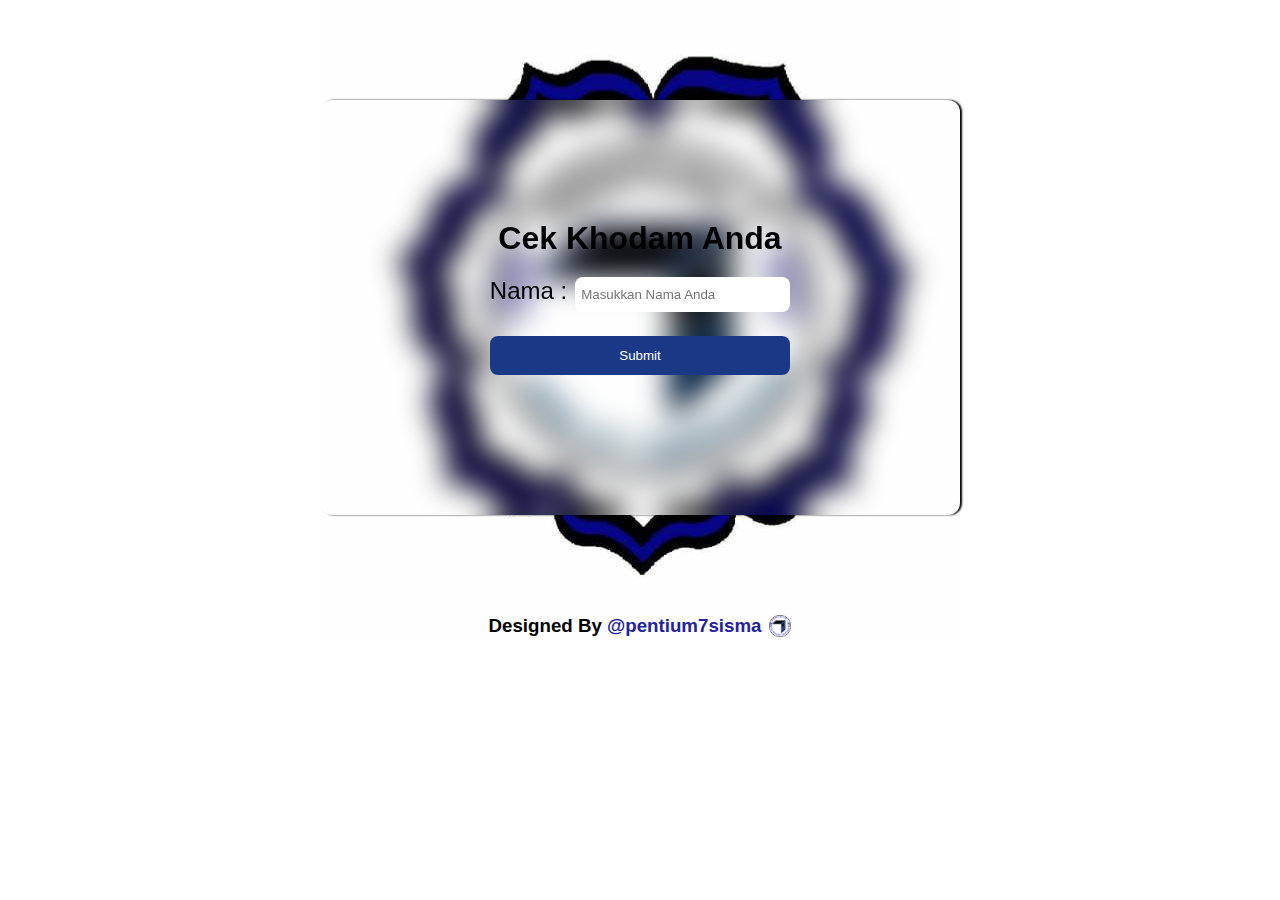
<file: Cek Khodam/index.html>
<!DOCTYPE html>
<html lang="en">

<head>
    <meta charset="UTF-8">
    <meta name="viewport" content="width=device-width, initial-scale=1.0">
    <link rel="stylesheet" href="style.css">
    <title>Document</title>
</head>

<body>

    <div class="container">
        <div class="title">
            <h1>Cek Khodam Anda</h1>
        </div>

        <form action="" class="cek_kodam" id="kodam">
            <div class="nama">
                <p>Nama : </p>
                <input id="nama" name="nama" type="text" placeholder="Masukkan Nama Anda">
            </div>
            <button type="submit">
                <p>Submit</p>
            </button>
        </form>


        <div class="hasil" id="hasil"></div>

    </div>

    <div class="footer">
        <h3>Designed By <a href="https://www.instagram.com/pentium7sisma/">@pentium7sisma</a></h3>
        <img src="img/logoPentium.png" width="22px" height="22px">
    </div>

    <script src="script.js"></script>
</body>


</html>
</file>
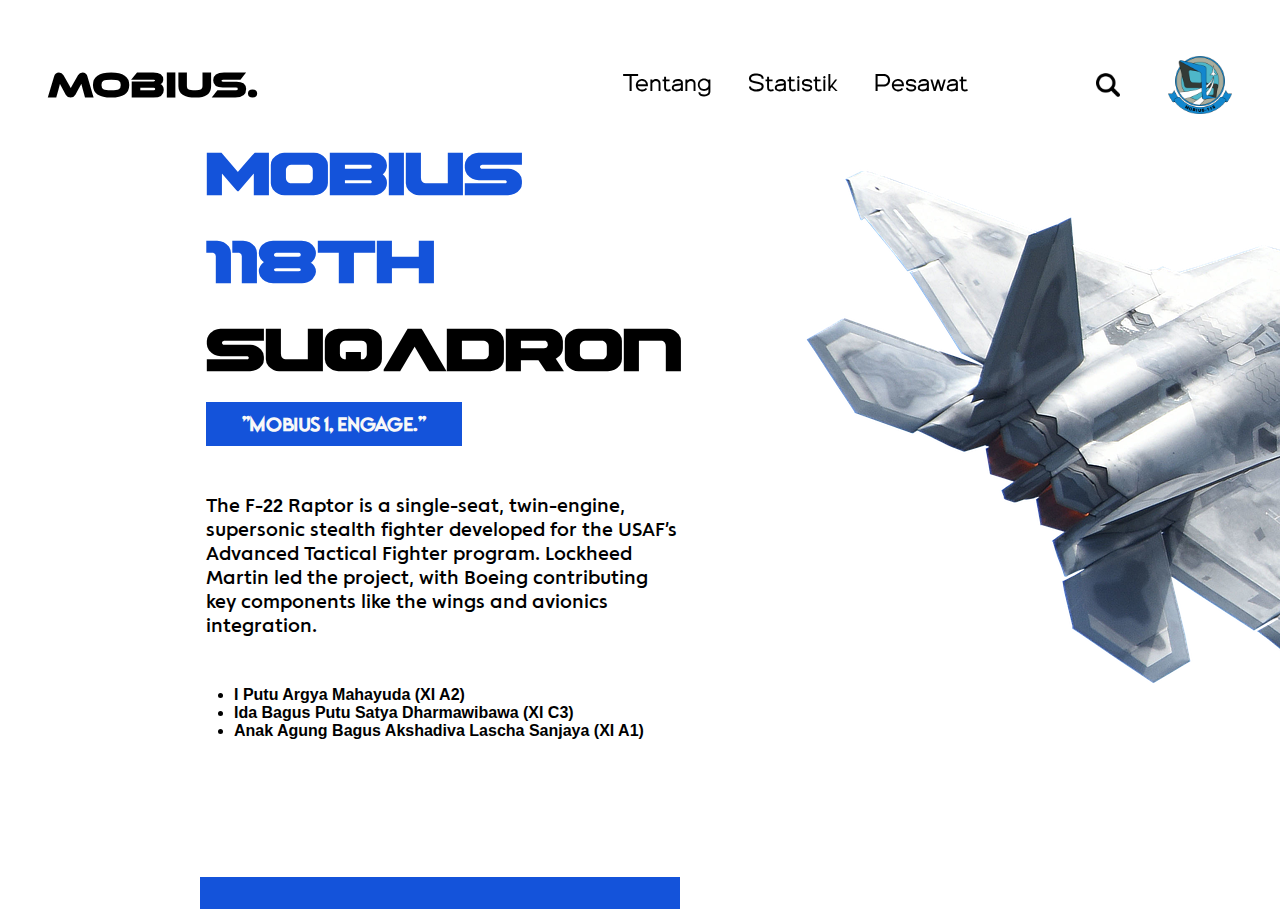
<file: Mobius 118th/index.html>
<!DOCTYPE html>
<html lang="en">
<head>
    <meta charset="UTF-8">
    <meta name="viewport" content="width=device-width, initial-scale=1.0">
    <title>Mobius 118th Squadron</title>
    <link rel="stylesheet" href="style.css">
</head>
<body>
    <nav>
        <div class="kiri">
            <h1>MOBIUS.</h1>
        </div>
        <div class="kanan">
            <div class="list">
                <a href="#">Tentang</a>
                <a href="#">Statistik</a>
                <a href="#">Pesawat</a>
            </div>
            <div class="icon">
                <img src="asset/search.png" alt="" width="24px">
                <img src="asset/logo.png" alt="" width="64px">
            </div>
        </div>
    </nav>
    <section id="main">
        <div class="main-body">
            <div class="kiri-body">
                <h1><span class="blue">MOBIUS 118TH</span> SUQADRON</h1>
                <div class="box"><h2>"Mobius 1, engage."</h2></div>
                <p>The F-<span class="default">22</span> Raptor is a single-seat, twin-engine, supersonic stealth fighter developed for the USAF's Advanced Tactical Fighter program. Lockheed Martin led the project, with Boeing contributing key components like the wings and avionics integration.</p>
                <ul>
                    <li>I Putu Argya Mahayuda (XI A2)</li>
                    <li>Ida Bagus Putu Satya Dharmawibawa (XI C3)</li>
                    <li>Anak Agung Bagus Akshadiva Lascha Sanjaya (XI A1)</li>
                </ul>
            </div>
            <div class="kanan-body">
                <img src="asset/F-22_Raptor.png" alt="">
            </div>
        </div>
    </section>
    <section id="below">
        
    </section>
    <section id="floor_njir"
        <div class="floor"></div>
    </section>
</body>
</html>
</file>
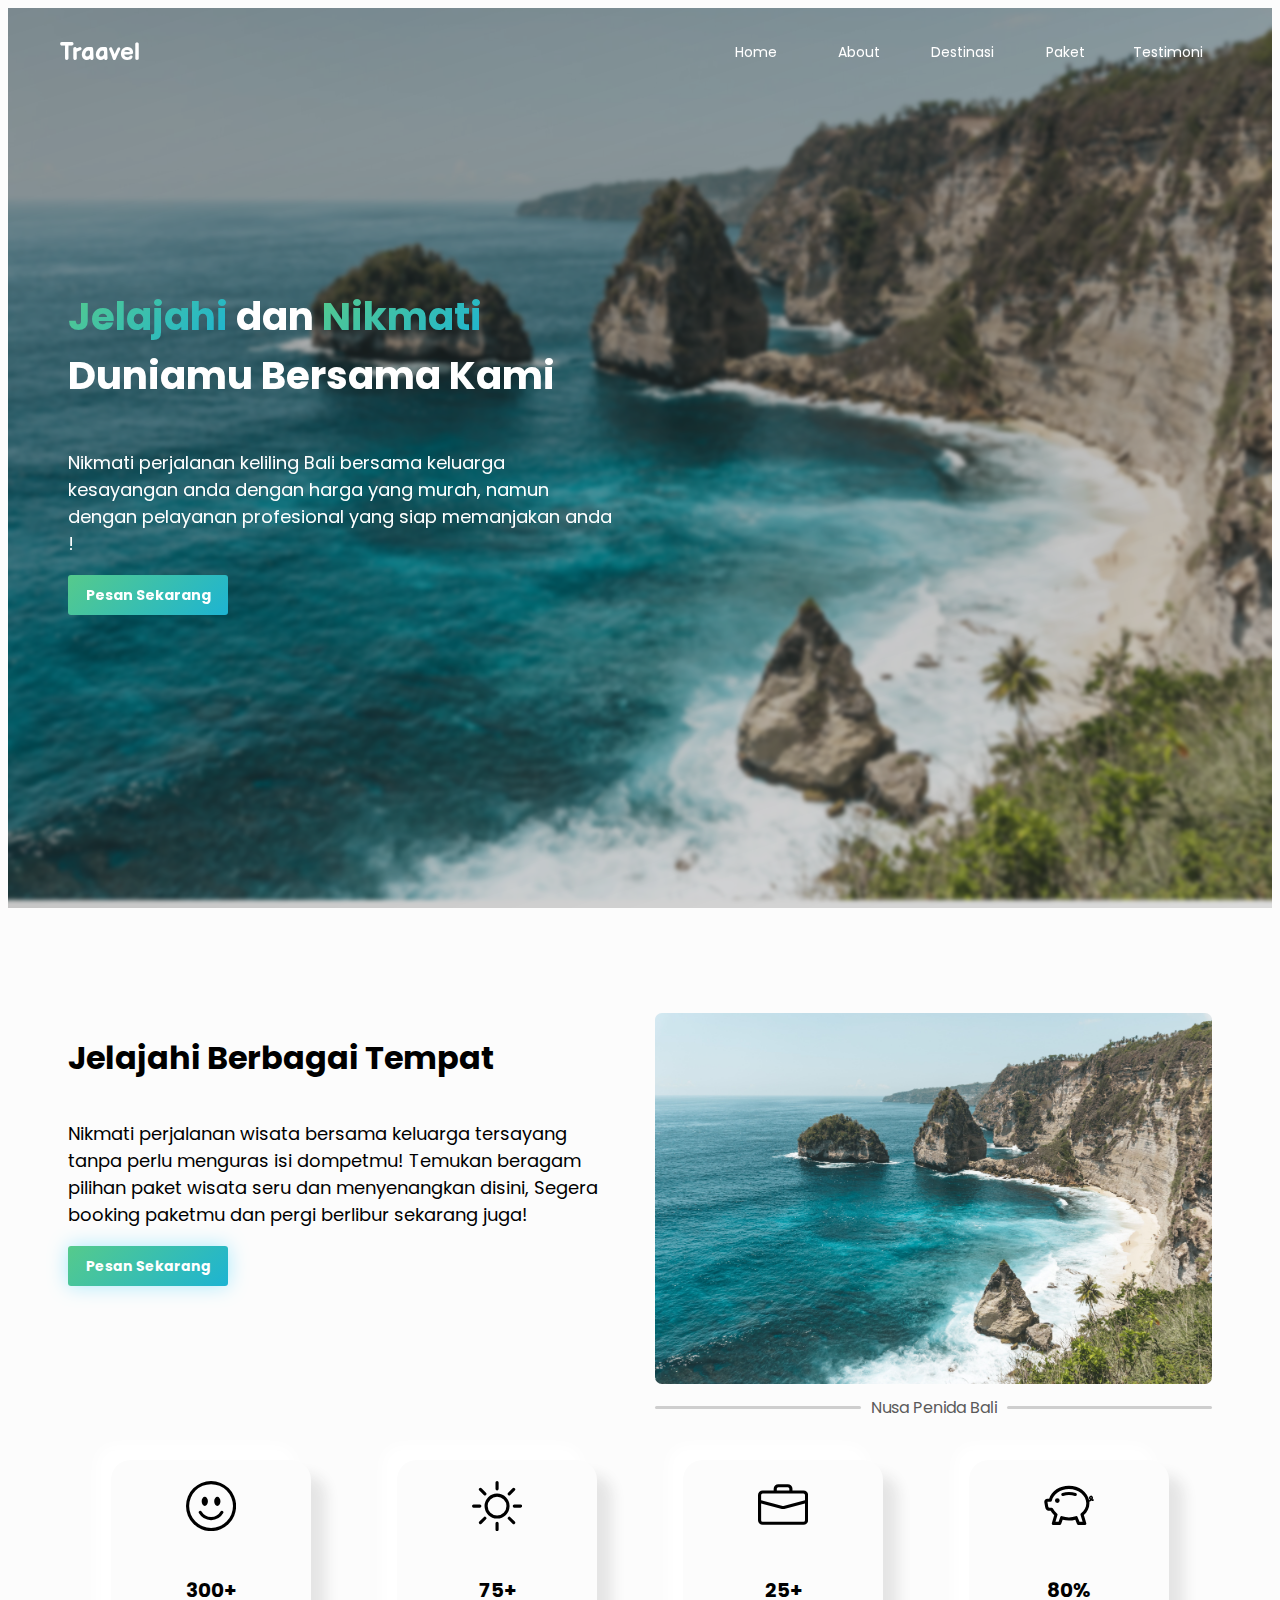
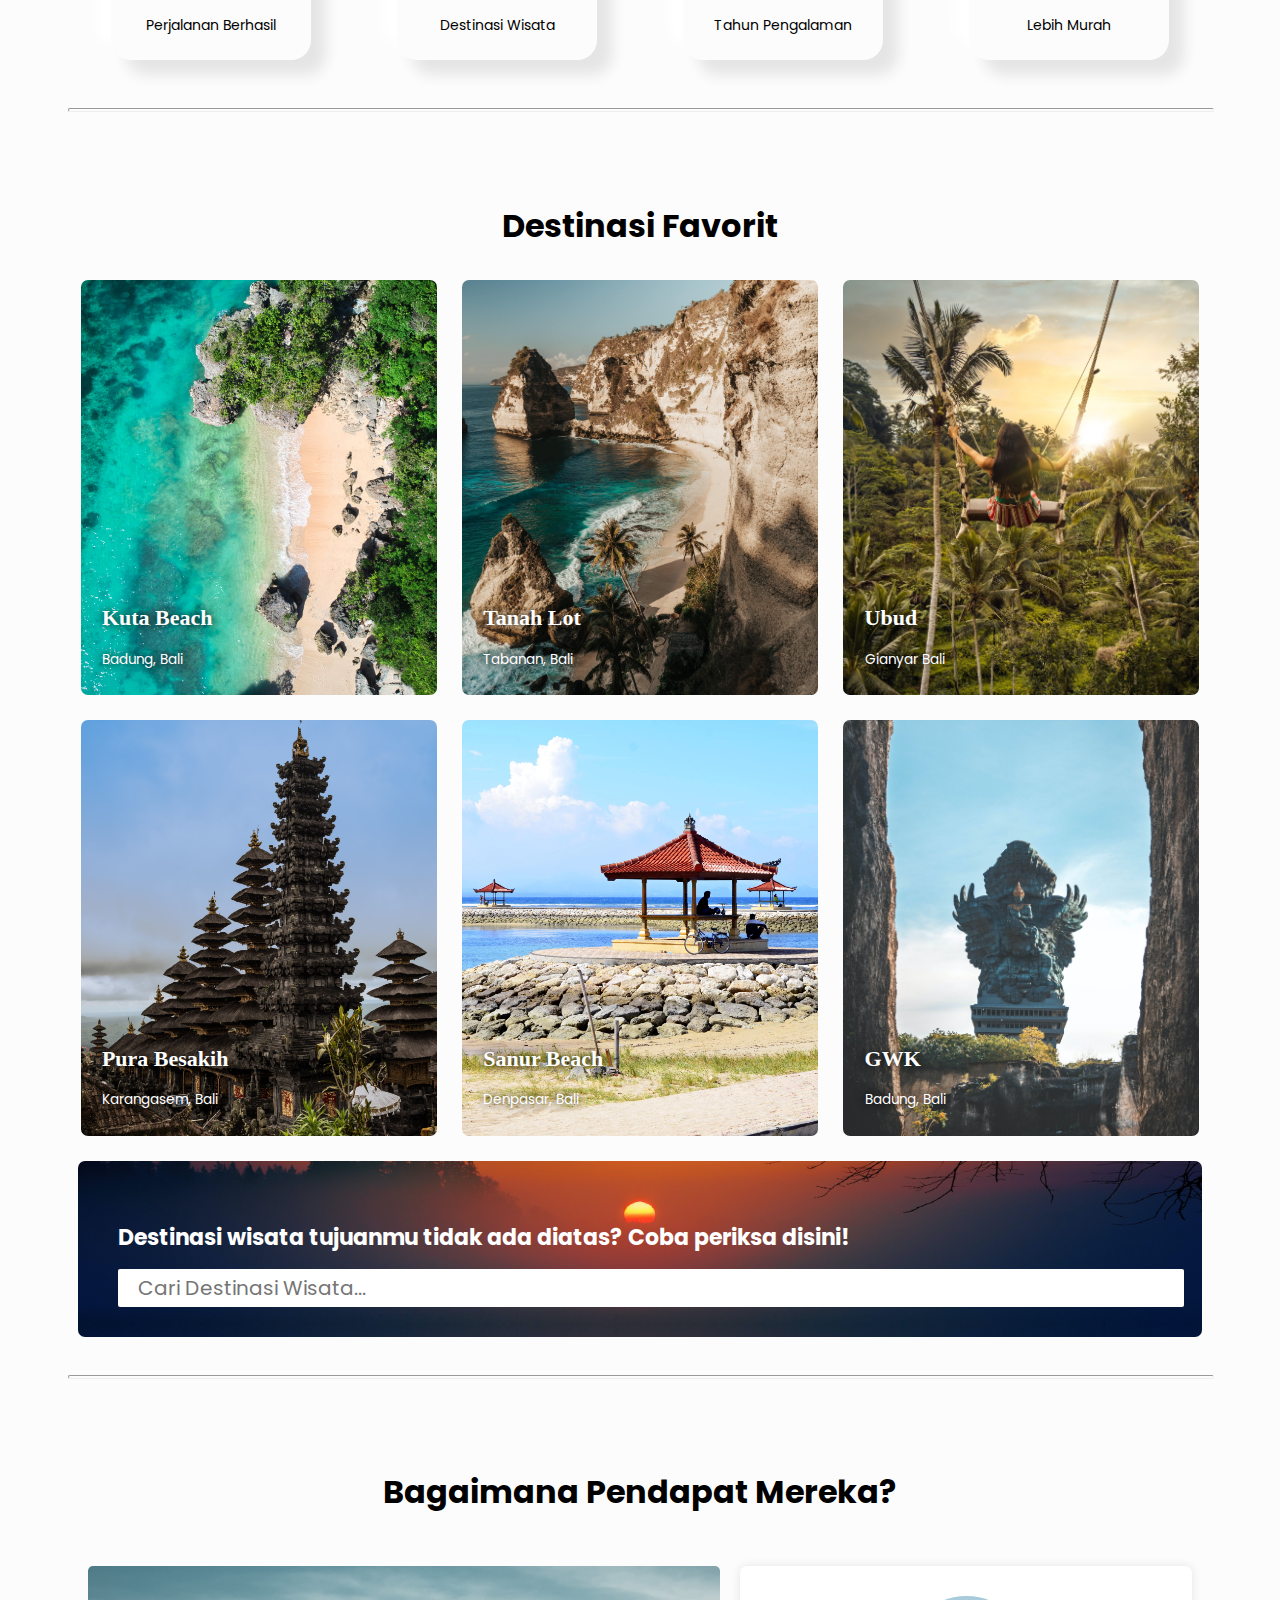
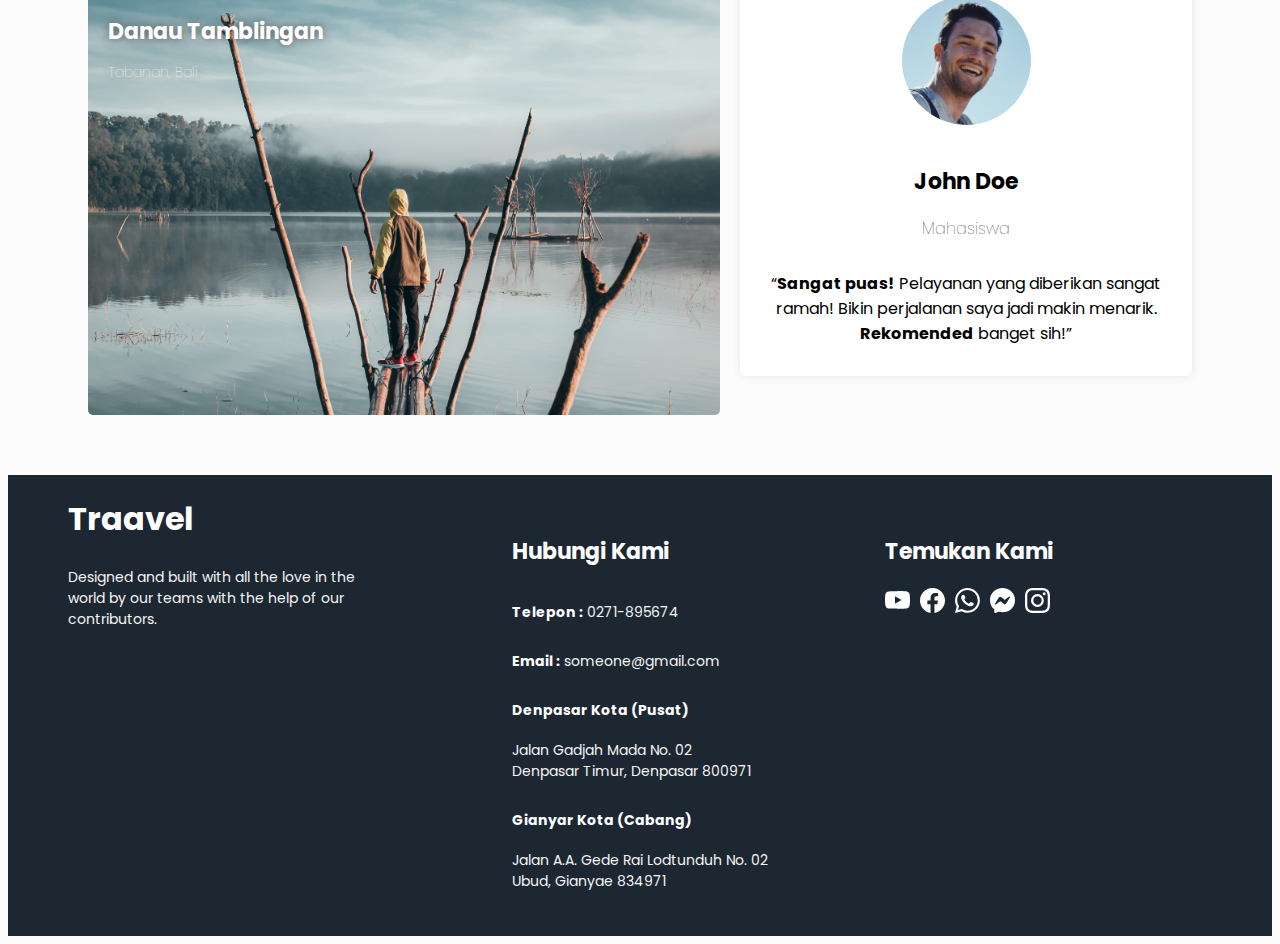
<file: traavel/index.html>
<!doctype html>
<html lang="en">
  <head>
    <!-- Required meta tags -->
    <meta charset="utf-8">
    <meta name="viewport" content="width=device-width, initial-scale=1">

    <!-- Bootstrap CSS -->
    <link href="https://cdn.jsdelivr.net/npm/bootstrap@5.1.3/dist/css/bootstrap.min.css" rel="stylesheet" integrity="sha384-1BmE4kWBq78iYhFldvKuhfTAU6auU8tT94WrHftjDbrCEXSU1oBoqyl2QvZ6jIW3" crossorigin="anonymous">
    <!-- My CSS -->
    <link rel="stylesheet" href="style.css">
    <!-- Google Fonts -->
    <link rel="preconnect" href="https://fonts.googleapis.com">
    <link rel="preconnect" href="https://fonts.gstatic.com" crossorigin>
    <link href="https://fonts.googleapis.com/css2?family=Balsamiq+Sans&family=Poppins&display=swap" rel="stylesheet">
    <!-- Bootstrap Icon -->
    <link rel="stylesheet" href="https://cdn.jsdelivr.net/npm/bootstrap-icons@1.7.1/font/bootstrap-icons.css">

    <title>Jasa Travel | Let's Travel</title>
  </head>
  <body id="home">
    <div class="mobile-nav act">
      <div class="link-box m"><a href="#home">Home</a></div>
      <div class="link-box m"><a href="#about-us">About</a></div>
      <div class="link-box m"><a href="#destinasi">Destinasi </a></div>
      <div class="link-box m"><a href="#paket">Paket</a></div>
      <div class="link-box m"><a href="#testimoni">Testimoni</a></div>
    </div>
    <nav>
      <div class="boxs nav">
        <div class="left-box">
          <a href="#home">Traavel</a>
        </div>
        <div class="right-box">
          <div class="link-box"><a href="#home">Home</a></div>
          <div class="link-box"><a href="#about-us">About</a></div>
          <div class="link-box"><a href="#destinasi">Destinasi </a></div>
          <div class="link-box"><a href="#paket">Paket</a></div>
          <div class="link-box"><a href="#testimoni">Testimoni</a></div>
          <div class="ham-menu ham-act">
            <span></span>
            <span></span>
            <span></span>
          </div>
        </div>
      </div>
    </nav>
    <div class="main">
      <section class="hero-section">
        <div class="boxs hero-text">
          <h1><span>Jelajahi</span> dan <span>Nikmati</span> Duniamu Bersama Kami</h1>
          <p>Nikmati perjalanan keliling Bali bersama keluarga kesayangan anda dengan harga yang murah, namun dengan pelayanan profesional yang siap memanjakan anda !</p>
          <button type="button">Pesan Sekarang</button>
        </div>
      </section>
      <!-- about -->
      <section id="about-us">
        <div class="boxs about">
          <div class="bottom-about">
            <h1 class="title-mobile">Jelajahi Berbagai Tempat</h1>
            <div class="left-about">
              <h1>Jelajahi Berbagai Tempat</h1>
              <p>Nikmati perjalanan wisata bersama keluarga tersayang tanpa perlu menguras isi dompetmu! Temukan beragam pilihan paket wisata seru dan menyenangkan disini, Segera booking paketmu dan pergi berlibur sekarang juga! </p>
              <button type="button">Pesan Sekarang</button>
            </div>
            <div class="right-about">
              <img src="img/polina-kuzovkova-fqANqUaJ-1Y-unsplash.jpg" alt="">
              <div class="img-about-info">
                <div class="line"><span></span></div>
                <p>Nusa Penida Bali</p>
                <div class="line"><span></span></div>
              </div>
            </div>
          </div>
        </div>
      </section>
      <!-- end about -->
      <!-- experience -->
      <section id="experience">
        <div class="boxs expe">
          <hr class="sect-marker">
          <div class="sect-1-expe">
            <div class="expe-box">
              <div class="expe-item">
                <div class="icon">
                  <svg xmlns="http://www.w3.org/2000/svg" width="16" height="16" fill="currentColor" class="bi bi-emoji-smile" viewBox="0 0 16 16">
                    <path d="M8 15A7 7 0 1 1 8 1a7 7 0 0 1 0 14zm0 1A8 8 0 1 0 8 0a8 8 0 0 0 0 16z"/>
                    <path d="M4.285 9.567a.5.5 0 0 1 .683.183A3.498 3.498 0 0 0 8 11.5a3.498 3.498 0 0 0 3.032-1.75.5.5 0 1 1 .866.5A4.498 4.498 0 0 1 8 12.5a4.498 4.498 0 0 1-3.898-2.25.5.5 0 0 1 .183-.683zM7 6.5C7 7.328 6.552 8 6 8s-1-.672-1-1.5S5.448 5 6 5s1 .672 1 1.5zm4 0c0 .828-.448 1.5-1 1.5s-1-.672-1-1.5S9.448 5 10 5s1 .672 1 1.5z"/>
                  </svg>
                </div>
                <div class="text">
                  <h5>300+</h5>
                  <p>Perjalanan Berhasil</p>
                </div>
              </div>
            </div>
            <div class="expe-box">
              <div class="expe-item">
                <div class="icon">
                  <svg xmlns="http://www.w3.org/2000/svg" width="16" height="16" fill="currentColor" class="bi bi-brightness-high" viewBox="0 0 16 16">
                    <path d="M8 11a3 3 0 1 1 0-6 3 3 0 0 1 0 6zm0 1a4 4 0 1 0 0-8 4 4 0 0 0 0 8zM8 0a.5.5 0 0 1 .5.5v2a.5.5 0 0 1-1 0v-2A.5.5 0 0 1 8 0zm0 13a.5.5 0 0 1 .5.5v2a.5.5 0 0 1-1 0v-2A.5.5 0 0 1 8 13zm8-5a.5.5 0 0 1-.5.5h-2a.5.5 0 0 1 0-1h2a.5.5 0 0 1 .5.5zM3 8a.5.5 0 0 1-.5.5h-2a.5.5 0 0 1 0-1h2A.5.5 0 0 1 3 8zm10.657-5.657a.5.5 0 0 1 0 .707l-1.414 1.415a.5.5 0 1 1-.707-.708l1.414-1.414a.5.5 0 0 1 .707 0zm-9.193 9.193a.5.5 0 0 1 0 .707L3.05 13.657a.5.5 0 0 1-.707-.707l1.414-1.414a.5.5 0 0 1 .707 0zm9.193 2.121a.5.5 0 0 1-.707 0l-1.414-1.414a.5.5 0 0 1 .707-.707l1.414 1.414a.5.5 0 0 1 0 .707zM4.464 4.465a.5.5 0 0 1-.707 0L2.343 3.05a.5.5 0 1 1 .707-.707l1.414 1.414a.5.5 0 0 1 0 .708z"/>
                  </svg>
                </div>
                <div class="text">
                  <h5>75+</h5>
                  <p>Destinasi Wisata</p>
                </div>
              </div>
            </div>
          </div>
          <div class="sect-2-expe">
            <div class="expe-box">
              <div class="expe-item">
                <div class="icon">
                  <svg xmlns="http://www.w3.org/2000/svg" width="16" height="16" fill="currentColor" class="bi bi-briefcase" viewBox="0 0 16 16">
                    <path d="M6.5 1A1.5 1.5 0 0 0 5 2.5V3H1.5A1.5 1.5 0 0 0 0 4.5v8A1.5 1.5 0 0 0 1.5 14h13a1.5 1.5 0 0 0 1.5-1.5v-8A1.5 1.5 0 0 0 14.5 3H11v-.5A1.5 1.5 0 0 0 9.5 1h-3zm0 1h3a.5.5 0 0 1 .5.5V3H6v-.5a.5.5 0 0 1 .5-.5zm1.886 6.914L15 7.151V12.5a.5.5 0 0 1-.5.5h-13a.5.5 0 0 1-.5-.5V7.15l6.614 1.764a1.5 1.5 0 0 0 .772 0zM1.5 4h13a.5.5 0 0 1 .5.5v1.616L8.129 7.948a.5.5 0 0 1-.258 0L1 6.116V4.5a.5.5 0 0 1 .5-.5z"/>
                  </svg>
                </div>
                <div class="text">
                  <h5>25+</h5>
                  <p>Tahun Pengalaman</p>
                </div>
              </div>
            </div>
            <div class="expe-box">
              <div class="expe-item">
                <div class="icon">
                  <svg xmlns="http://www.w3.org/2000/svg" width="16" height="16" fill="currentColor" class="bi bi-piggy-bank" viewBox="0 0 16 16">
                    <path d="M5 6.25a.75.75 0 1 1-1.5 0 .75.75 0 0 1 1.5 0zm1.138-1.496A6.613 6.613 0 0 1 7.964 4.5c.666 0 1.303.097 1.893.273a.5.5 0 0 0 .286-.958A7.602 7.602 0 0 0 7.964 3.5c-.734 0-1.441.103-2.102.292a.5.5 0 1 0 .276.962z"/>
                    <path fill-rule="evenodd" d="M7.964 1.527c-2.977 0-5.571 1.704-6.32 4.125h-.55A1 1 0 0 0 .11 6.824l.254 1.46a1.5 1.5 0 0 0 1.478 1.243h.263c.3.513.688.978 1.145 1.382l-.729 2.477a.5.5 0 0 0 .48.641h2a.5.5 0 0 0 .471-.332l.482-1.351c.635.173 1.31.267 2.011.267.707 0 1.388-.095 2.028-.272l.543 1.372a.5.5 0 0 0 .465.316h2a.5.5 0 0 0 .478-.645l-.761-2.506C13.81 9.895 14.5 8.559 14.5 7.069c0-.145-.007-.29-.02-.431.261-.11.508-.266.705-.444.315.306.815.306.815-.417 0 .223-.5.223-.461-.026a.95.95 0 0 0 .09-.255.7.7 0 0 0-.202-.645.58.58 0 0 0-.707-.098.735.735 0 0 0-.375.562c-.024.243.082.48.32.654a2.112 2.112 0 0 1-.259.153c-.534-2.664-3.284-4.595-6.442-4.595zM2.516 6.26c.455-2.066 2.667-3.733 5.448-3.733 3.146 0 5.536 2.114 5.536 4.542 0 1.254-.624 2.41-1.67 3.248a.5.5 0 0 0-.165.535l.66 2.175h-.985l-.59-1.487a.5.5 0 0 0-.629-.288c-.661.23-1.39.359-2.157.359a6.558 6.558 0 0 1-2.157-.359.5.5 0 0 0-.635.304l-.525 1.471h-.979l.633-2.15a.5.5 0 0 0-.17-.534 4.649 4.649 0 0 1-1.284-1.541.5.5 0 0 0-.446-.275h-.56a.5.5 0 0 1-.492-.414l-.254-1.46h.933a.5.5 0 0 0 .488-.393zm12.621-.857a.565.565 0 0 1-.098.21.704.704 0 0 1-.044-.025c-.146-.09-.157-.175-.152-.223a.236.236 0 0 1 .117-.173c.049-.027.08-.021.113.012a.202.202 0 0 1 .064.199z"/>
                  </svg>
                </div>
                <div class="text">
                  <h5>80%</h5>
                  <p>Lebih Murah</p>
                </div>
              </div>
            </div>
          </div>
        </div>
      </section>
      <!-- end experience -->
      <!-- destinasi fav -->
      <section id="destinasi">
        <div class="boxs destinasi">
          <h1>Destinasi Favorit</h1>
          <div class="destinasi-box">
            <div class="item-box-destinasi">
              <div class="item-destinasi">
                <img src="img/img-1.jpg" alt="">
                <div class="text-destinasi">
                  <h4>Kuta Beach</h4>
                  <p>Badung, Bali</p>
                </div>
              </div>
            </div>
            <div class="item-box-destinasi">
              <div class="item-destinasi">
                <img src="img/img-2.jpg" alt="">
                <div class="text-destinasi">
                  <h4>Tanah Lot</h4>
                  <p>Tabanan, Bali</p>
                </div>
              </div>
            </div>
            <div class="item-box-destinasi">
              <div class="item-destinasi">
                <img src="img/img-3.jpg" alt="">
                <div class="text-destinasi">
                  <h4>Ubud</h4>
                  <p>Gianyar Bali</p>
                </div>
              </div>
            </div>
            <div class="item-box-destinasi">
              <div class="item-destinasi">
                <img src="img/img-4.jpg" alt="">
                <div class="text-destinasi">
                  <h4>Pura Besakih</h4>
                  <p>Karangasem, Bali</p>
                </div>
              </div>
            </div>
            <div class="item-box-destinasi">
              <div class="item-destinasi">
                <img src="img/img-5.jpg" alt="">
                <div class="text-destinasi">
                  <h4>Sanur Beach</h4>
                  <p>Denpasar, Bali</p>
                </div>
              </div>
            </div>
            <div class="item-box-destinasi">
              <div class="item-destinasi">
                <img src="img/img-6.jpg" alt="">
                <div class="text-destinasi">
                  <h4>GWK</h4>
                  <p>Badung, Bali</p>
                </div>
              </div>
            </div>
          </div>
        </div>
      </section>
      <!-- end destinasi fav -->
      <!-- find destination box -->
      <section id="findDestinaion">
        <div class="boxs finDesBox">
          <hr class="sect-marker">
          <div class="findDes">
            <h4>Destinasi wisata tujuanmu tidak ada diatas? Coba periksa disini!</h4>
            <input type="text" name="FindDestinaion" id="" class="findDestinaion" placeholder="Cari Destinasi Wisata...">
          </div>
        </div>
      </section>
      <!-- end find destination box -->
      <!-- testimoni -->
      <section id="testimoni">
        <div class="boxs testimoni">
          <h1>Bagaimana Pendapat Mereka?</h1>
          <div class="box-testimonial">
            <div class="card-testimoni">
              <div class="img-side">
                <div class="kedip"></div>
                <img src="img/tamblingan.jpg" alt="">
                <div class="text">
                  <h4>Danau Tamblingan</h4>
                  <p>Tabanan, Bali</p>
                </div>
              </div>
              <div class="deskripsi-side">
                <img src="img/testimoni-1.jpg" alt="">
                <div class="profile">
                  <h4>John Doe</h4>
                  <p>Mahasiswa</p>
                </div>
                <div class="komentar">
                  “<span>Sangat puas!</span> Pelayanan yang diberikan sangat ramah! Bikin perjalanan saya jadi makin menarik. <span>Rekomended</span> banget sih!”
                </div>
              </div>
            </div>
          </div>
        </div>
      </section>
      <!-- end testimoni -->
    </div>
    <footer>
      <div class="boxs footer">
        <div class="footer-name">
          <a href="">Traavel</a>
          <p>Designed and built with all the love in the world by our teams with the help of our contributors.</p>
        </div>
        <div class="location">
          <div class="location-box">
            <h4>Hubungi Kami</h4>
            <p><span>Telepon :</span> 0271-895674</p>
            <p><span>Email :</span> someone@gmail.com</p>
            <p class="alamat"><span class="alamat">Denpasar Kota (Pusat)</span></p>
            <p>Jalan Gadjah Mada No. 02 <br>
              Denpasar Timur, Denpasar 800971</p>
            <p class="alamat"><span>Gianyar Kota (Cabang)</span></p>
            <p>Jalan A.A. Gede Rai Lodtunduh No. 02 <br>
              Ubud, Gianyae 834971</p>
          </div>
        </div>
        <div class="sosmed">
          <h4>Temukan Kami</h4>
          <div class="box-sosmed">
            <div class="item">
              <svg xmlns="http://www.w3.org/2000/svg" fill="currentColor" class="bi bi-youtube" viewBox="0 0 16 16">
                <path d="M8.051 1.999h.089c.822.003 4.987.033 6.11.335a2.01 2.01 0 0 1 1.415 1.42c.101.38.172.883.22 1.402l.01.104.022.26.008.104c.065.914.073 1.77.074 1.957v.075c-.001.194-.01 1.108-.082 2.06l-.008.105-.009.104c-.05.572-.124 1.14-.235 1.558a2.007 2.007 0 0 1-1.415 1.42c-1.16.312-5.569.334-6.18.335h-.142c-.309 0-1.587-.006-2.927-.052l-.17-.006-.087-.004-.171-.007-.171-.007c-1.11-.049-2.167-.128-2.654-.26a2.007 2.007 0 0 1-1.415-1.419c-.111-.417-.185-.986-.235-1.558L.09 9.82l-.008-.104A31.4 31.4 0 0 1 0 7.68v-.123c.002-.215.01-.958.064-1.778l.007-.103.003-.052.008-.104.022-.26.01-.104c.048-.519.119-1.023.22-1.402a2.007 2.007 0 0 1 1.415-1.42c.487-.13 1.544-.21 2.654-.26l.17-.007.172-.006.086-.003.171-.007A99.788 99.788 0 0 1 7.858 2h.193zM6.4 5.209v4.818l4.157-2.408L6.4 5.209z"/>
              </svg>
            </div>
            <div class="item">
              <svg xmlns="http://www.w3.org/2000/svg" fill="currentColor" class="bi bi-facebook" viewBox="0 0 16 16">
                <path d="M16 8.049c0-4.446-3.582-8.05-8-8.05C3.58 0-.002 3.603-.002 8.05c0 4.017 2.926 7.347 6.75 7.951v-5.625h-2.03V8.05H6.75V6.275c0-2.017 1.195-3.131 3.022-3.131.876 0 1.791.157 1.791.157v1.98h-1.009c-.993 0-1.303.621-1.303 1.258v1.51h2.218l-.354 2.326H9.25V16c3.824-.604 6.75-3.934 6.75-7.951z"/>
              </svg>
            </div>
            <div class="item">
              <svg xmlns="http://www.w3.org/2000/svg" fill="currentColor" class="bi bi-whatsapp" viewBox="0 0 16 16">
                <path d="M13.601 2.326A7.854 7.854 0 0 0 7.994 0C3.627 0 .068 3.558.064 7.926c0 1.399.366 2.76 1.057 3.965L0 16l4.204-1.102a7.933 7.933 0 0 0 3.79.965h.004c4.368 0 7.926-3.558 7.93-7.93A7.898 7.898 0 0 0 13.6 2.326zM7.994 14.521a6.573 6.573 0 0 1-3.356-.92l-.24-.144-2.494.654.666-2.433-.156-.251a6.56 6.56 0 0 1-1.007-3.505c0-3.626 2.957-6.584 6.591-6.584a6.56 6.56 0 0 1 4.66 1.931 6.557 6.557 0 0 1 1.928 4.66c-.004 3.639-2.961 6.592-6.592 6.592zm3.615-4.934c-.197-.099-1.17-.578-1.353-.646-.182-.065-.315-.099-.445.099-.133.197-.513.646-.627.775-.114.133-.232.148-.43.05-.197-.1-.836-.308-1.592-.985-.59-.525-.985-1.175-1.103-1.372-.114-.198-.011-.304.088-.403.087-.088.197-.232.296-.346.1-.114.133-.198.198-.33.065-.134.034-.248-.015-.347-.05-.099-.445-1.076-.612-1.47-.16-.389-.323-.335-.445-.34-.114-.007-.247-.007-.38-.007a.729.729 0 0 0-.529.247c-.182.198-.691.677-.691 1.654 0 .977.71 1.916.81 2.049.098.133 1.394 2.132 3.383 2.992.47.205.84.326 1.129.418.475.152.904.129 1.246.08.38-.058 1.171-.48 1.338-.943.164-.464.164-.86.114-.943-.049-.084-.182-.133-.38-.232z"/>
              </svg>
            </div>
            <div class="item">
              <svg xmlns="http://www.w3.org/2000/svg" fill="currentColor" class="bi bi-messenger" viewBox="0 0 16 16">
                <path d="M0 7.76C0 3.301 3.493 0 8 0s8 3.301 8 7.76-3.493 7.76-8 7.76c-.81 0-1.586-.107-2.316-.307a.639.639 0 0 0-.427.03l-1.588.702a.64.64 0 0 1-.898-.566l-.044-1.423a.639.639 0 0 0-.215-.456C.956 12.108 0 10.092 0 7.76zm5.546-1.459-2.35 3.728c-.225.358.214.761.551.506l2.525-1.916a.48.48 0 0 1 .578-.002l1.869 1.402a1.2 1.2 0 0 0 1.735-.32l2.35-3.728c.226-.358-.214-.761-.551-.506L9.728 7.381a.48.48 0 0 1-.578.002L7.281 5.98a1.2 1.2 0 0 0-1.735.32z"/>
              </svg>
            </div>
            <div class="item">
              <svg xmlns="http://www.w3.org/2000/svg" fill="currentColor" class="bi bi-instagram" viewBox="0 0 16 16">
                <path d="M8 0C5.829 0 5.556.01 4.703.048 3.85.088 3.269.222 2.76.42a3.917 3.917 0 0 0-1.417.923A3.927 3.927 0 0 0 .42 2.76C.222 3.268.087 3.85.048 4.7.01 5.555 0 5.827 0 8.001c0 2.172.01 2.444.048 3.297.04.852.174 1.433.372 1.942.205.526.478.972.923 1.417.444.445.89.719 1.416.923.51.198 1.09.333 1.942.372C5.555 15.99 5.827 16 8 16s2.444-.01 3.298-.048c.851-.04 1.434-.174 1.943-.372a3.916 3.916 0 0 0 1.416-.923c.445-.445.718-.891.923-1.417.197-.509.332-1.09.372-1.942C15.99 10.445 16 10.173 16 8s-.01-2.445-.048-3.299c-.04-.851-.175-1.433-.372-1.941a3.926 3.926 0 0 0-.923-1.417A3.911 3.911 0 0 0 13.24.42c-.51-.198-1.092-.333-1.943-.372C10.443.01 10.172 0 7.998 0h.003zm-.717 1.442h.718c2.136 0 2.389.007 3.232.046.78.035 1.204.166 1.486.275.373.145.64.319.92.599.28.28.453.546.598.92.11.281.24.705.275 1.485.039.843.047 1.096.047 3.231s-.008 2.389-.047 3.232c-.035.78-.166 1.203-.275 1.485a2.47 2.47 0 0 1-.599.919c-.28.28-.546.453-.92.598-.28.11-.704.24-1.485.276-.843.038-1.096.047-3.232.047s-2.39-.009-3.233-.047c-.78-.036-1.203-.166-1.485-.276a2.478 2.478 0 0 1-.92-.598 2.48 2.48 0 0 1-.6-.92c-.109-.281-.24-.705-.275-1.485-.038-.843-.046-1.096-.046-3.233 0-2.136.008-2.388.046-3.231.036-.78.166-1.204.276-1.486.145-.373.319-.64.599-.92.28-.28.546-.453.92-.598.282-.11.705-.24 1.485-.276.738-.034 1.024-.044 2.515-.045v.002zm4.988 1.328a.96.96 0 1 0 0 1.92.96.96 0 0 0 0-1.92zm-4.27 1.122a4.109 4.109 0 1 0 0 8.217 4.109 4.109 0 0 0 0-8.217zm0 1.441a2.667 2.667 0 1 1 0 5.334 2.667 2.667 0 0 1 0-5.334z"/>
              </svg>
            </div>
          </div>
        </div>
      </div>
    </footer>
    <script src="https://cdn.jsdelivr.net/npm/bootstrap@5.1.3/dist/js/bootstrap.bundle.min.js" integrity="sha384-ka7Sk0Gln4gmtz2MlQnikT1wXgYsOg+OMhuP+IlRH9sENBO0LRn5q+8nbTov4+1p" crossorigin="anonymous"></script>
    <script src="script.js"></script>
  </body>
</html>
</file>
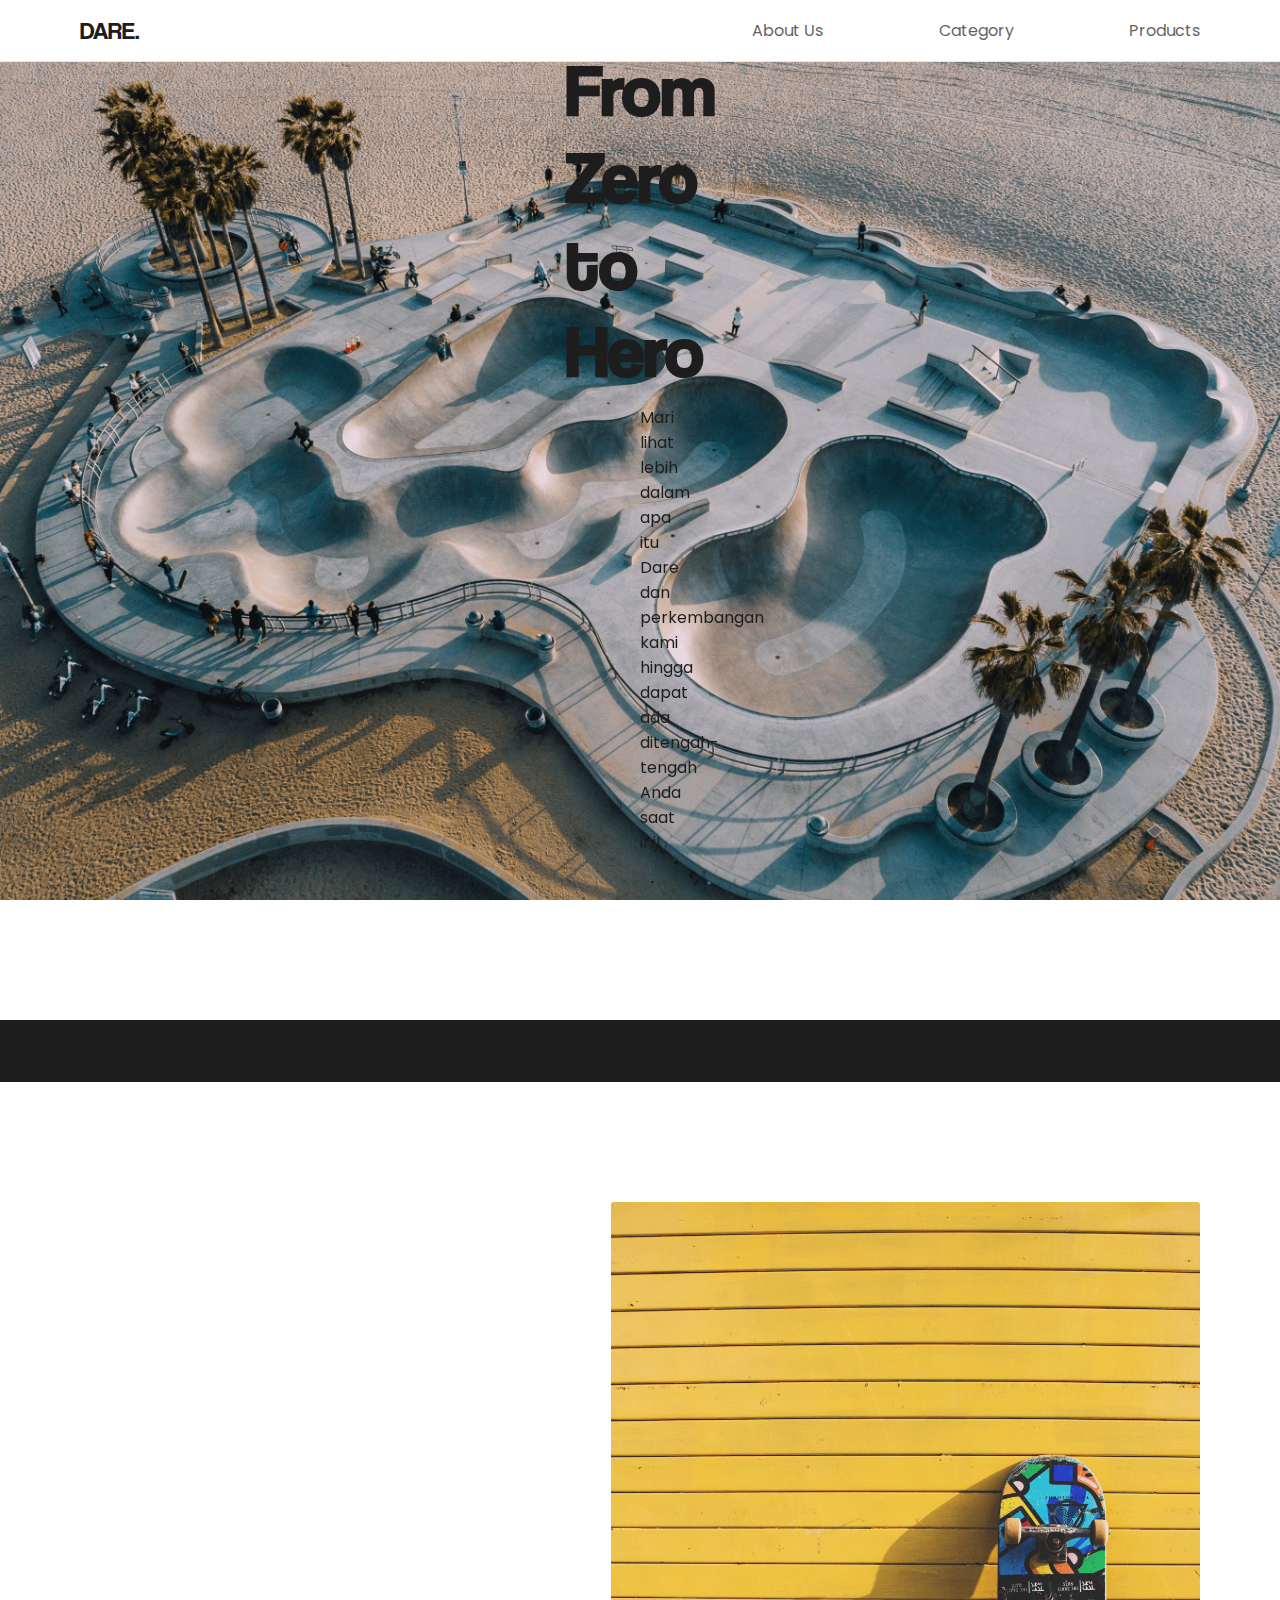
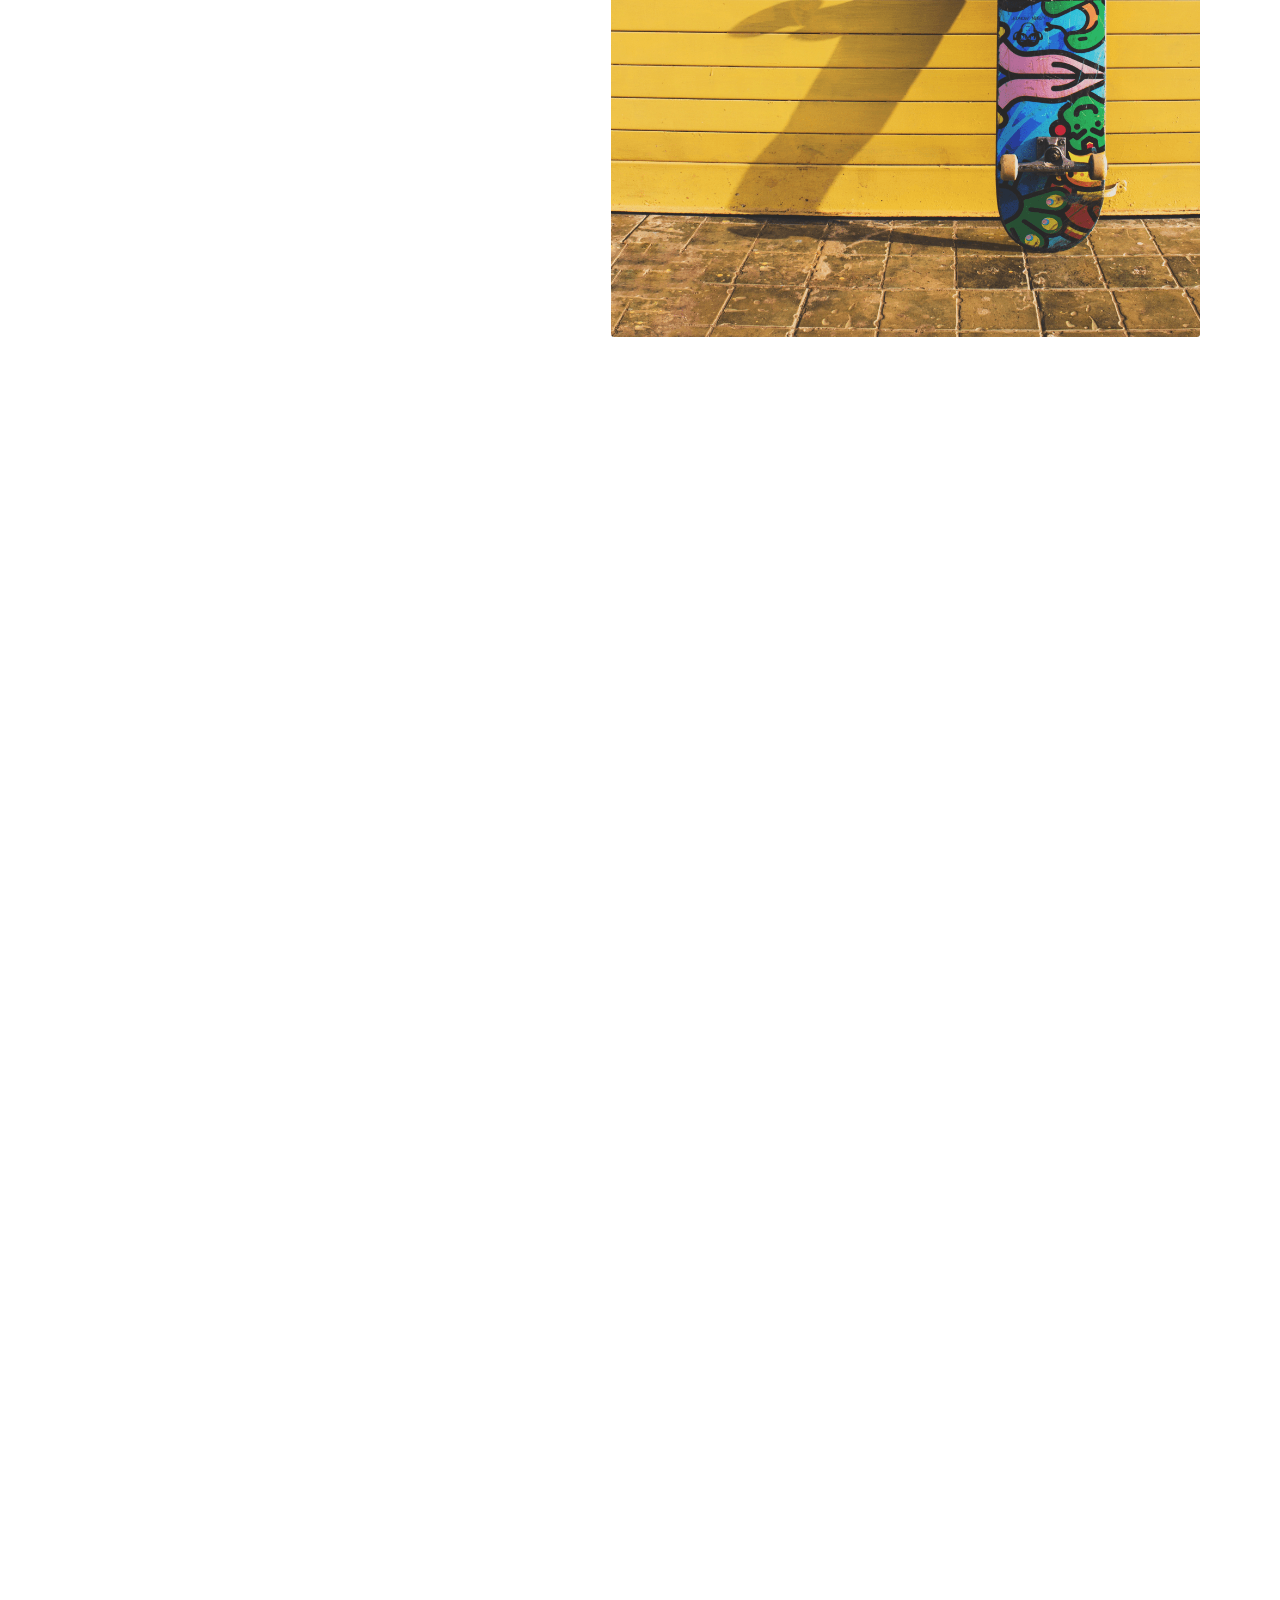
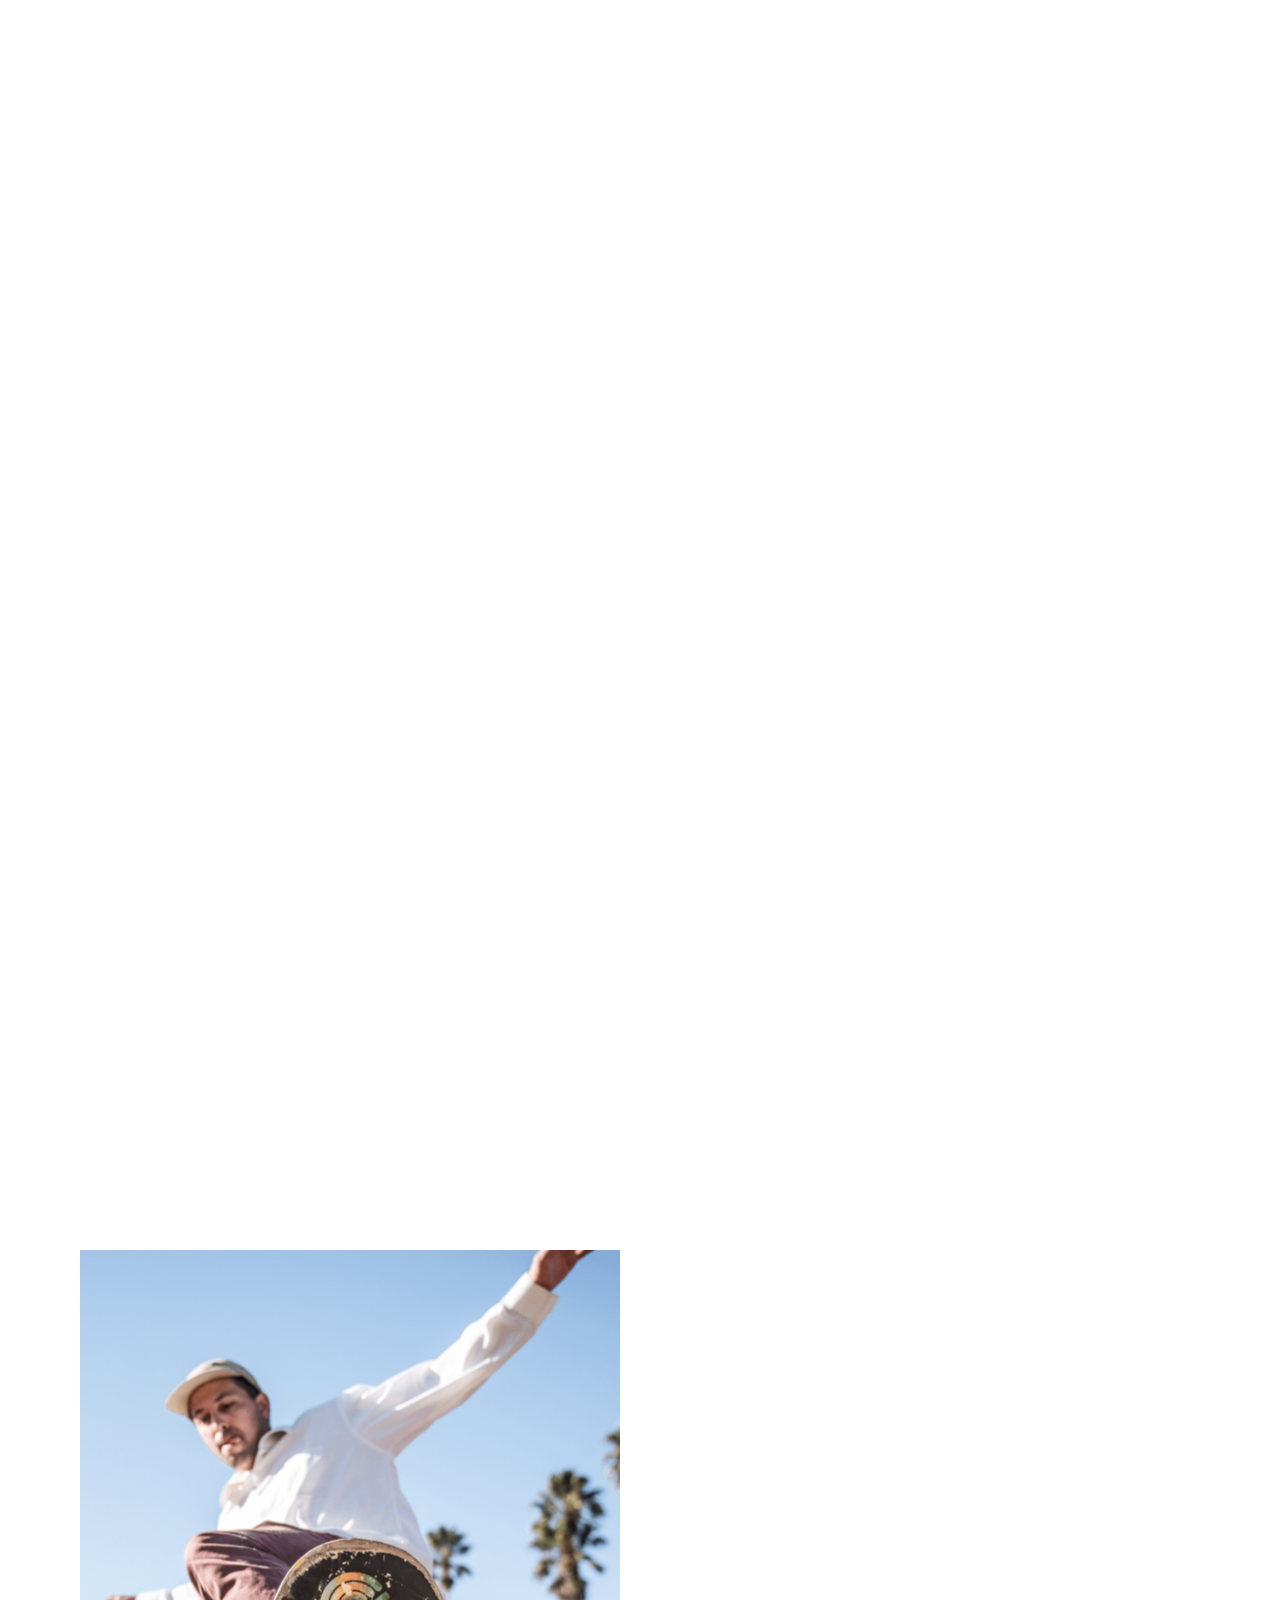
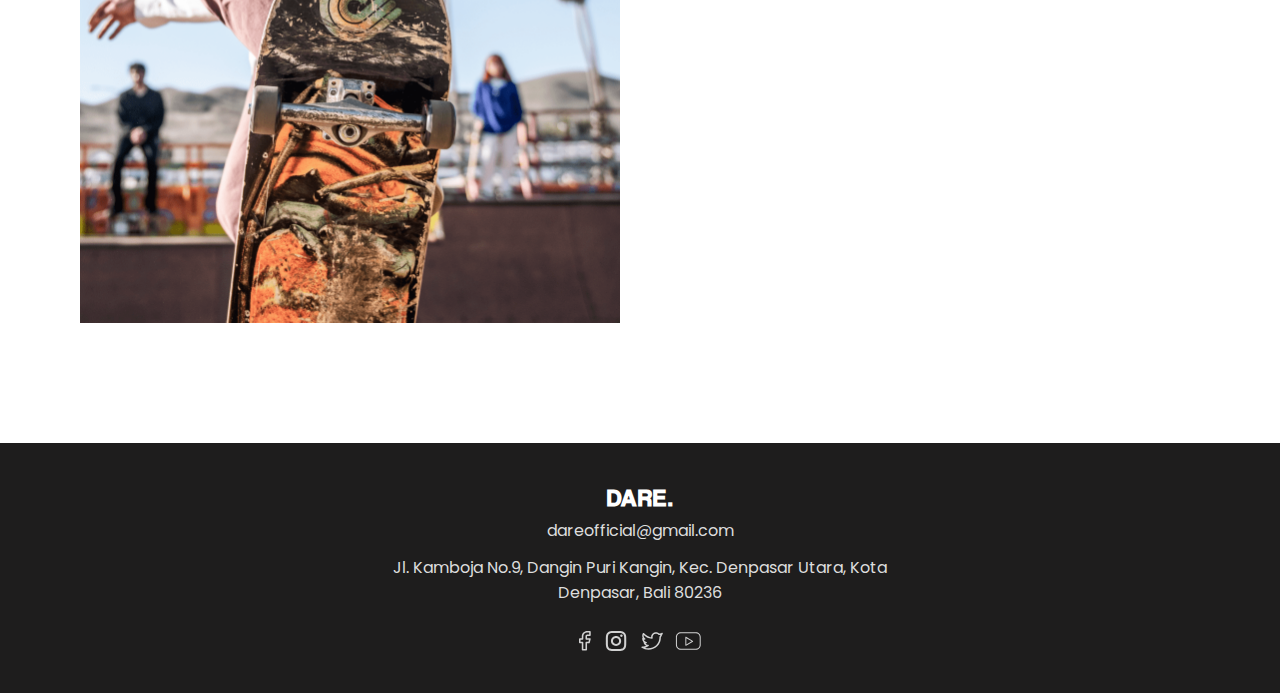
<file: dare/about.html>
<!DOCTYPE html>
<html lang="en">

<head>
  <meta charset="UTF-8">
  <meta name="viewport" content="width=device-width, initial-scale=1.0">
  <!-- My CSS -->
  <link rel="stylesheet" href="style.css">
  <!-- AOS -->
  <link rel="stylesheet" href="dist/aos.css">
  <title>DARE. | The real skateboards brand</title>
</head>

<body>
  <!-- NAV -->
  <nav class="nav_white must">
    <div class="navCover">
      <a href="index.html">DARE.</a>
      <div class="ham">
        <span></span>
        <span></span>
        <span></span>
      </div>
      <div class="navList">
        <a href="about.html">About Us</a>
        <a href="category.html">Category</a>
        <a href="product.html">Products</a>
      </div>
    </div>
  </nav>
  <div class="mobile_nav">
    <div class="mobile_navList">
      <a href="about.html">About Us</a>
      <a href="category.html">Category</a>
      <a href="product.html">Products</a>
    </div>
  </div>
  <!-- END NAV -->
  <!-- HERO -->
  <section class="hero_about">
    <div class="text_hero">
      <h1 class="hero_title_fix" data-aos="fade" data-aos-duration="700"data-aos-delay="1800">From Zero to Hero</h1>
      <p class="hero_sub_fix" data-aos="fade" data-aos-duration="700"data-aos-delay="2300">Mari lihat lebih dalam apa itu Dare dan perkembangan kami hingga dapat ada ditengah-tengah Anda saat ini!</p>
    </div>
  </section>
  <!-- HERO -->
  <!-- MOVE TEXT -->
  <section class="move_text move_khusus">
    <h1>DARE YOUR OWN LIMITS</h1>
  </section>
  <!-- END MOVE TEXT -->
  <main>
    <div class="container">
      <!-- INTRO -->
      <section class="intro">
        <div class="left">
          <h1 data-aos="fade-right" data-aos-duration="700"data-aos-delay="300">The Root of Dare</h1>
          <p class="sub_sec_fix" data-aos="fade" data-aos-duration="700"data-aos-delay="1000">Dare adalah sebuah brand sport yang mengkhususkan diri guna melayani berbagai keperluan skateboarding di Indonesia!
          Dengan lebih dari 300+ cabang yang tersebar di seluruh wilayah menjadikan Dare sebagai brand sport skateboarding
          terbesar di tanah air!</p>
          <div class="box_achiv" data-aos="fade" data-aos-duration="700"data-aos-delay="1500">
            <div class="item_achiv">
              <img src="assets/check.svg" alt="">
              <p>Biggest brand sport skateboard Indonesia</p>
            </div>
            <div class="item_achiv">
              <img src="assets/check.svg" alt="">
              <p>First brand sport skateboard Indonesia</p>
            </div>
            <div class="item_achiv">
              <img src="assets/check.svg" alt="">
              <p>Best grow up brand sport 2020 Indonesia</p>
            </div>
            <div class="item_achiv">
              <img src="assets/check.svg" alt="">
              <p>Most user brand sport 2021 Indonesia</p>
            </div>
          </div>
        </div>
        <div class="right">
          <img src="assets/about_intro.png" alt="">
        </div>
      </section>
      <!-- END INTRO -->
      <!-- VERTICAL -->
      <section class="vertical">
        <div class="text_verti">
          <h1 data-aos="fade-up" data-aos-duration="700"data-aos-delay="300">Dare High
          Quality Materials</h1>
          <p data-aos="fade-up" data-aos-duration="700"data-aos-delay="1000">Produk-produk pada Dare menggunakan berbagai material kelas dunia yang sudah jelas kekuatannya. Kayu inpor Amerika
          Serikat hingga berbagai teknologi unggulan jepang ada disini!</p>
        </div>
        <div class="photo_verti">
          <img src="assets/about_verti_1.png" alt="" data-aos="fade-up" data-aos-duration="700"data-aos-delay="1500">
          <img src="assets/about_verti_2.png" alt="" data-aos="fade-up" data-aos-duration="700"data-aos-delay="1500">
        </div>
      </section>
      <!-- END VERTICAL -->
      <!-- PROMOTION -->
      <section class="promotion promotion_about" data-aos="fade-up" data-aos-duration="700"data-aos-delay="1000">
        <div class="promotion_cover"></div>
        <div class="promotion_text">
          <p class="brand">DARE.</p>
          <h1>Let’s be more productive</h1>
          <p class="style">Dare Skateoard</p>
          <p class="deskription">Tinggalkan posisi nyamanmu sekarang! Kejar mimpimu bersama Dare!</p>
          <a href="product.html">
            <button>Lihat Katalog</button>
          </a>
        </div>
      </section>
      <!-- END PROMOTION -->
      <!-- TEAM -->
      <section class="team">
        <h1 data-aos="fade-up" data-aos-duration="700"data-aos-delay="1000">Let’s See Our Team</h1>
        <p class="sub_sec_fix" data-aos="fade-up" data-aos-duration="700"data-aos-delay="1700">Ini dia wajah-wajah pelopor kesuksesan Dare!</p>
        <div class="box_team" data-aos="fade" data-aos-duration="1200"data-aos-delay="2300">
          <div class="item_team">
            <img src="assets/team_1.png" alt="">
            <span>Edwardo</span>
            <p>Founder and Ceo</p>
            <img src="assets/about_team.png" alt="">
          </div>
          <div class="item_team">
            <img src="assets/team_2.png" alt="">
            <span>Melani Ruft</span>
            <p>Head of Marketing</p>
            <img src="assets/about_team.png" alt="">
          </div>
          <div class="item_team">
            <img src="assets/team_3.png" alt="">
            <span>Sintya Dewi</span>
            <p>Head of Design</p>
            <img src="assets/about_team.png" alt="">
          </div>
          <div class="item_team">
            <img src="assets/team_4.png" alt="">
            <span>Marina Angela</span>
            <p>Chief Operating Office</p>
            <img src="assets/about_team.png" alt="">
          </div>
          <div class="item_team">
            <img src="assets/team_5.png" alt="">
            <span>Ton Andro</span>
            <p>Head of SEO</p>
            <img src="assets/about_team.png" alt="">
          </div>
          <div class="item_team">
            <img src="assets/team_6.png" alt="">
            <span>Joseph Dim</span>
            <p>Lead Frontend Dev</p>
            <img src="assets/about_team.png" alt="">
          </div>
        </div>
      </section>
      <!-- END TEAM -->
      <!-- AYO -->
      <section class="ayo">
        <div class="left">
          <img src="assets/about_ayo.png" alt="">
        </div>
        <div class="right">
          <h1 data-aos="fade-up" data-aos-duration="700"data-aos-delay="1000">Let’s Shop</h1>
          <p class="sub_sec_fix" data-aos="fade-up" data-aos-duration="700"data-aos-delay="1300">Apa yang Anda tunggu? Mari ikut kami menjelajah dunia bersama Dare skateboard dengan tetap tampil stylish berkat Dare
          clothing item! Let’s Dare Your Own Limits</p>
          <a href="product.html" data-aos="fade-up" data-aos-duration="700"data-aos-delay="1700">
            <button>Lihat Katalog</button>
          </a>
        </div>
      </section>
      <!-- END AYO -->
    </div>
  </main>
  <footer>
    <h1>DARE.</h1>
    <p>dareofficial@gmail.com</p>
    <p>Jl. Kamboja No.9, Dangin Puri Kangin, Kec. Denpasar Utara, Kota Denpasar, Bali 80236</p>
    <img src="assets/sosmed.svg" alt="">
  </footer>
  
  </body>
  <script src="script.js"></script>
  <script src="dist/aos.js"></script>
  <script>
    AOS.init();
    setTimeout(() => {
      document.querySelector(".hero_about .text_hero").style.width ="70vw"

    }, 1000);
  </script>
  
  </html>
</file>
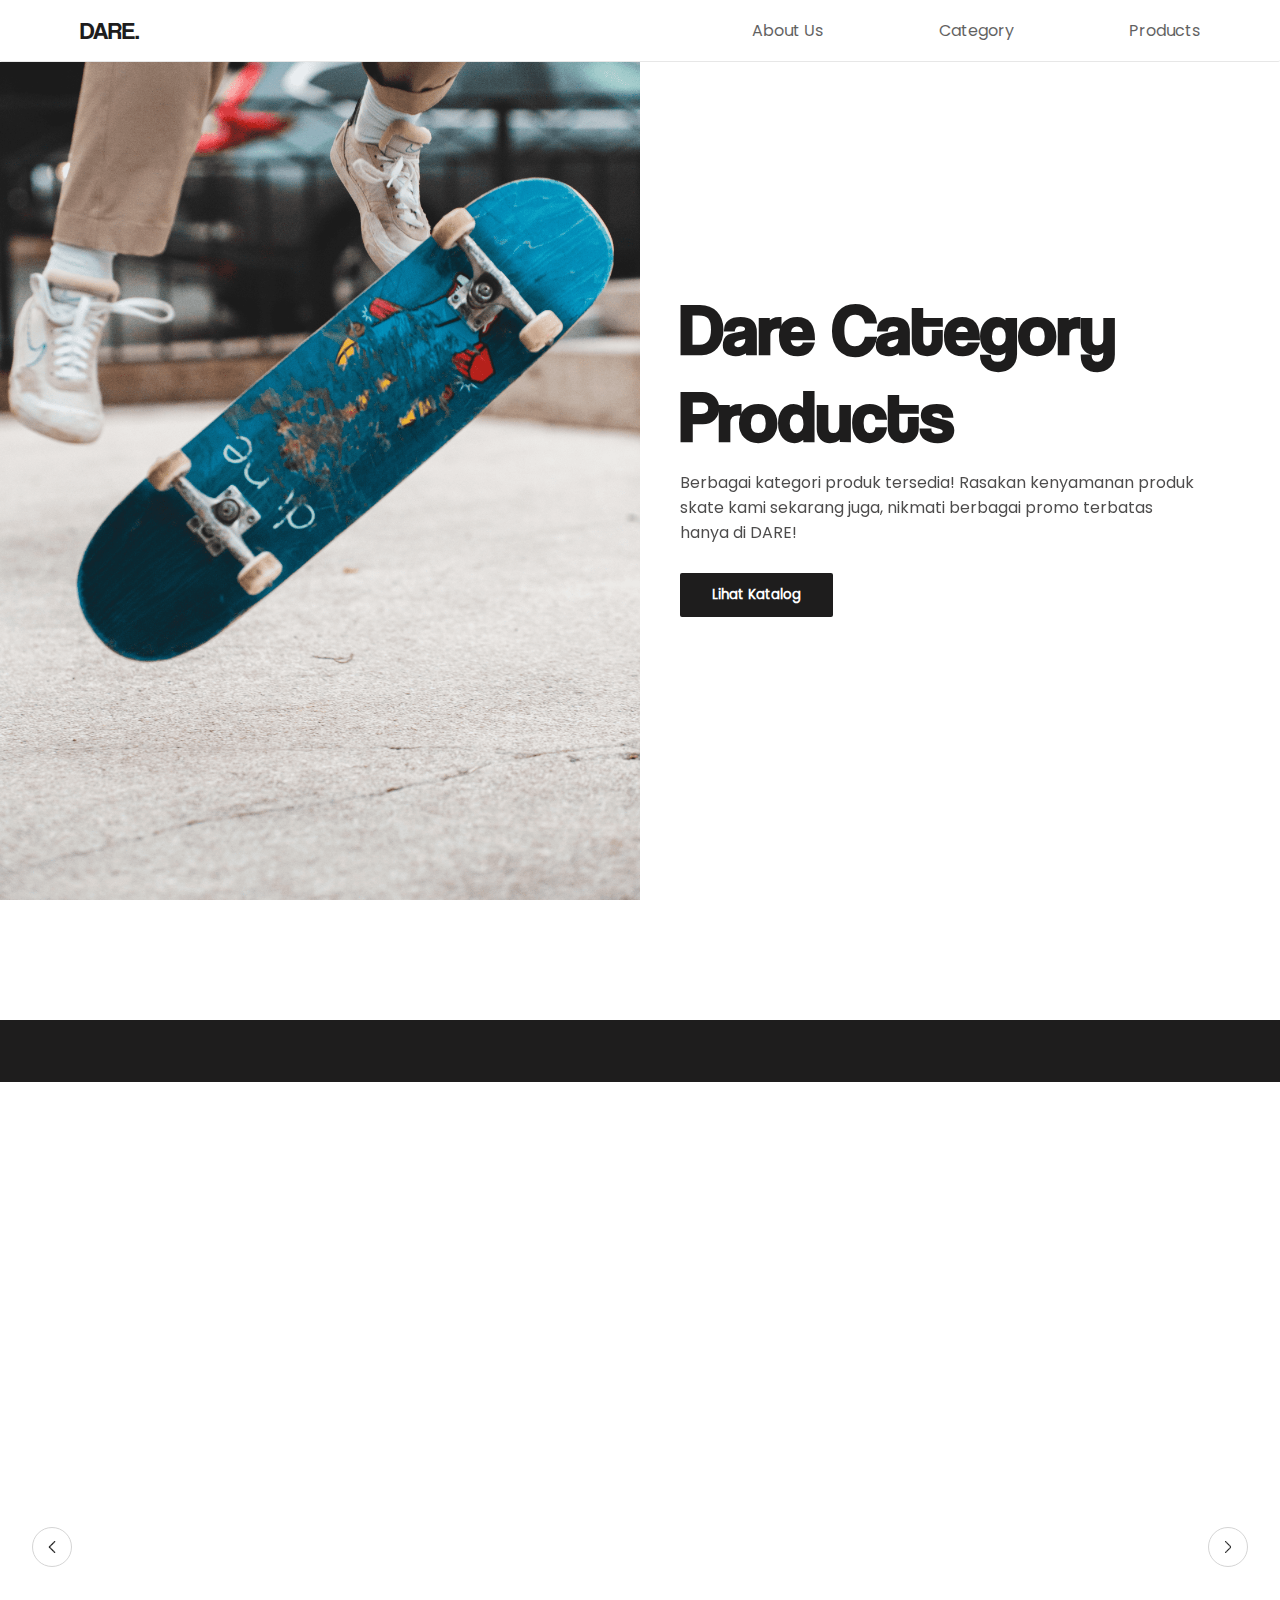
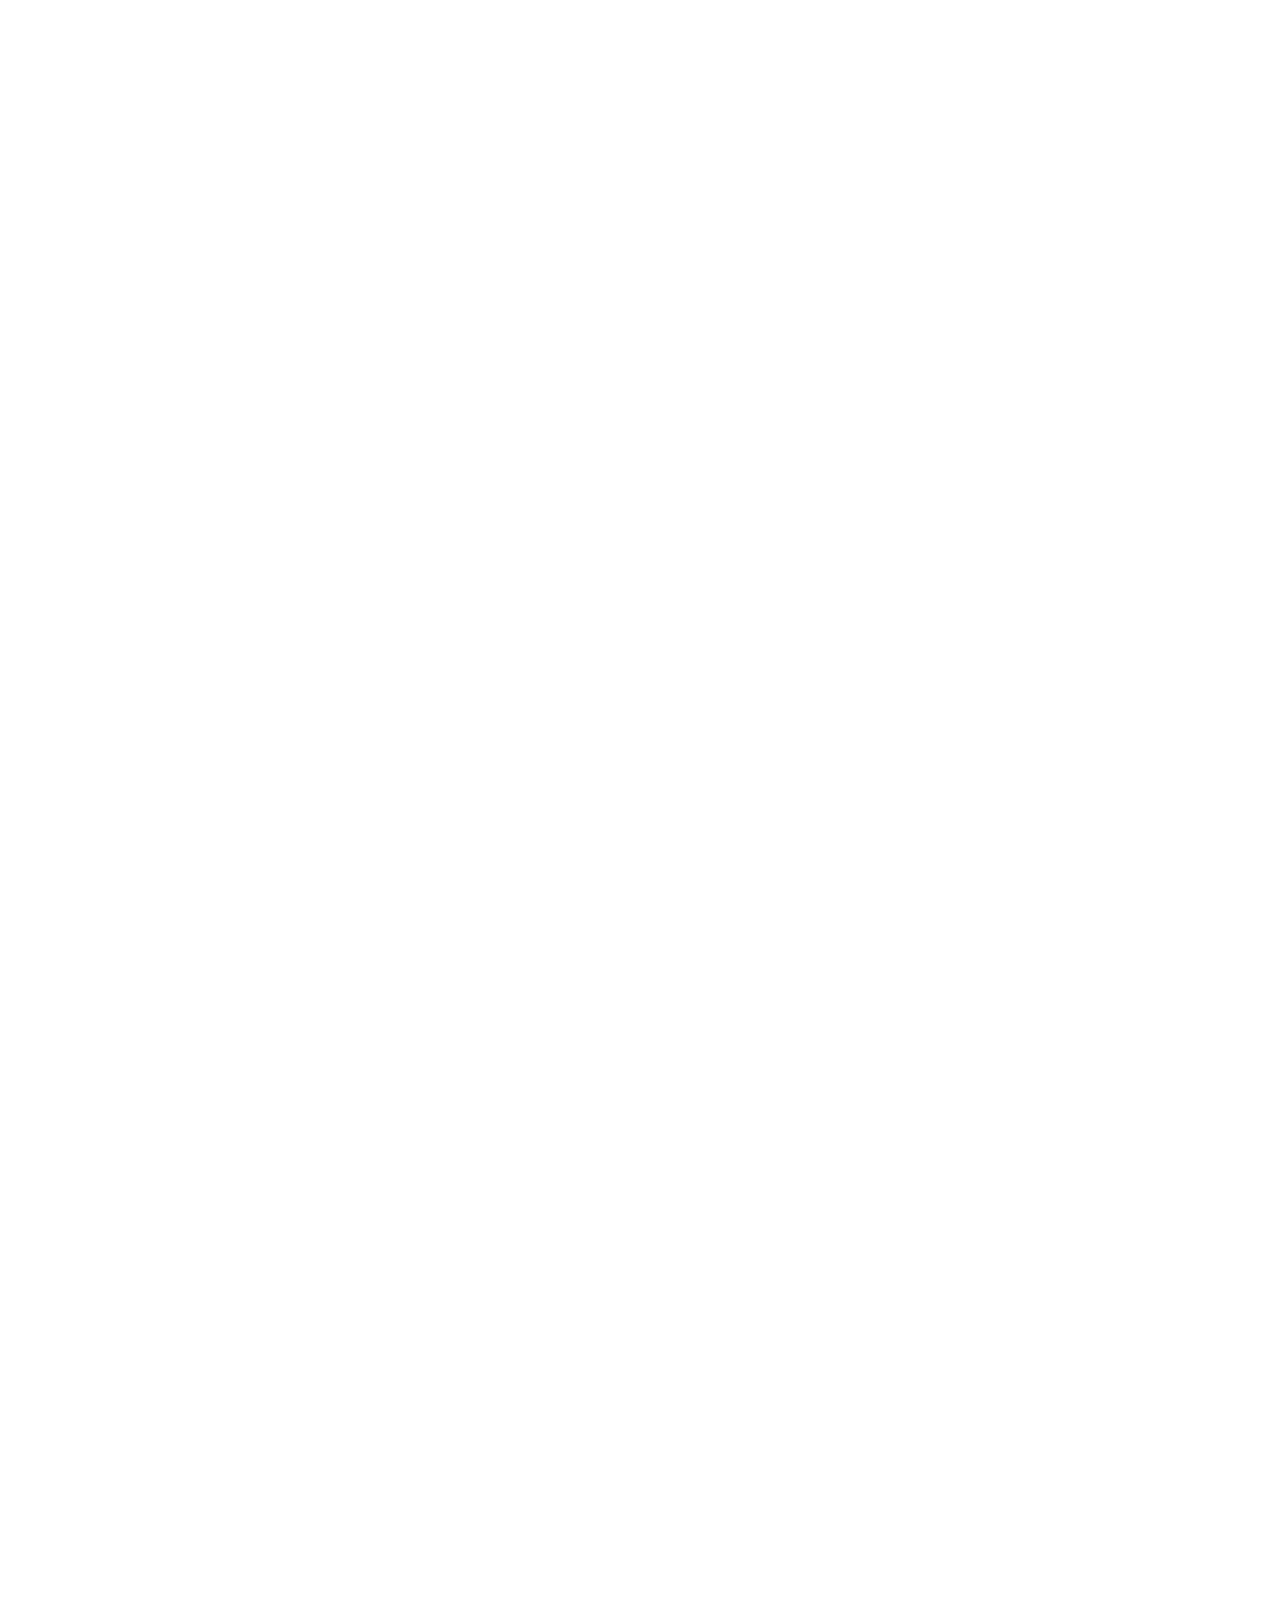
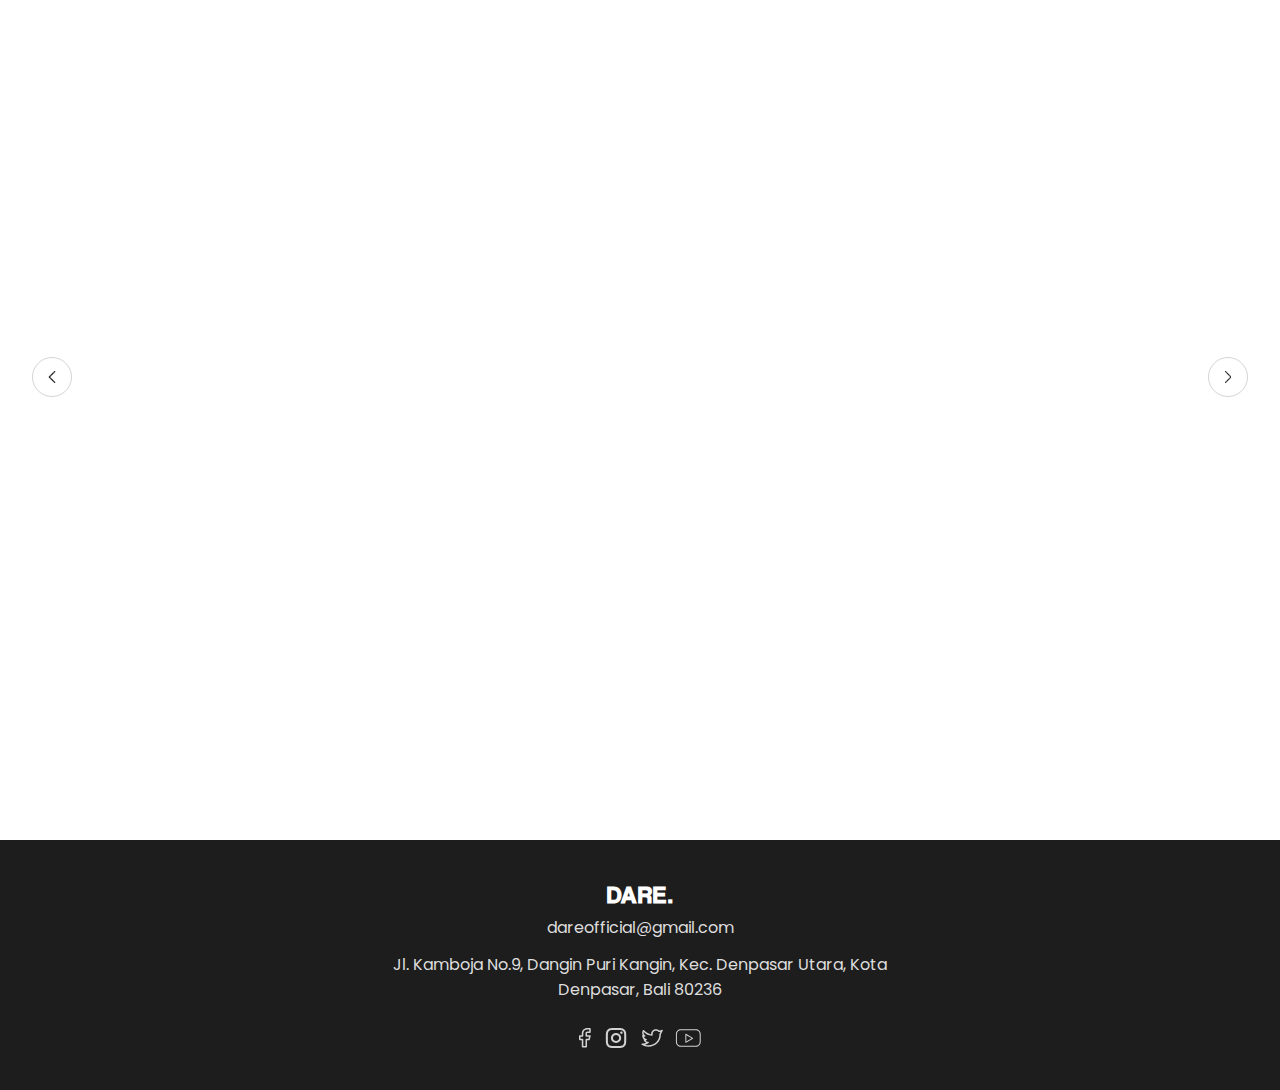
<file: dare/category.html>
<!DOCTYPE html>
<html lang="en">
<head>
  <meta charset="UTF-8">
  <meta name="viewport" content="width=device-width, initial-scale=1.0">
  <!-- My CSS -->
  <link rel="stylesheet" href="style.css">
  <!-- AOS -->
  <link rel="stylesheet" href="dist/aos.css">
  <title>DARE. | The real skateboards brand</title>
</head>
<body>
  <!-- NAV -->
  <nav>
    <div class="navCover">
      <a href="index.html">DARE.</a>
      <div class="ham">
        <span></span>
        <span></span>
        <span></span>
      </div>
      <div class="navList">
        <a href="about.html">About Us</a>
        <a href="category.html">Category</a>
        <a href="product.html">Products</a>
      </div>
    </div>
  </nav>
  <div class="mobile_nav">
    <div class="mobile_navList">
      <a href="about.html">About Us</a>
      <a href="category.html">Category</a>
      <a href="product.html">Products</a>
    </div>
  </div>
  <!-- END NAV -->
  <!-- HERO -->
  <section class="hero_left">
    <div class="image"></div>
    <div class="text_hero">
      <h1 class="hero_text hero_title_fix" data-aos="fade-right" data-aos-duration="700"data-aos-delay="1000">Dare Category <br>
      Products</h1>
      <p class="hero_sub hero_sub_fix" data-aos="fade-right" data-aos-duration="700"data-aos-delay="1300">Berbagai kategori produk tersedia! Rasakan kenyamanan produk skate kami sekarang juga, nikmati berbagai promo terbatas
      hanya di DARE!</p>
      <a href="product.html" data-aos="fade" data-aos-duration="1000"data-aos-delay="1600">
        <button>Lihat Katalog</button>
      </a>
    </div>
  </section>
  <!-- END HERO -->
  <!-- MOVE TEXT -->
  <section class="move_text move_khusus">
    <h1>DARE YOUR OWN LIMITS</h1>
  </section>
  <!-- END MOVE TEXT -->
  <main>
    <div class="container">
      <!-- CHOOSE -->
      <section class="choose">
        <h1 data-aos="fade-up" data-aos-duration="700"data-aos-delay="1000">Let’s Choose</h1>
        <p class="sub_sec_fix" data-aos="fade-up" data-aos-duration="700"data-aos-delay="1300">Silahkan pilih kategori produk yang ingin Anda kunjungi!</p>
        <div class="box_choose" data-aos="fade" data-aos-duration="1000"data-aos-delay="2000">
          <a href="men.html" class="kartu">            
            <div class="item_choose">
              <div class="name_choose">Men</div>
              <div class="deskripsi_choose">T-Shirt, Pants, Shoes</div>
            </div>
          </a>
          <a href="women.html" class="kartu">
            <div class="item_choose">
              <div class="name_choose">Women</div>
              <div class="deskripsi_choose">T-Shirt, Pants, Outer</div>
            </div>
          </a>
          <a href="kids.html" class="kartu">
            <div class="item_choose">
              <div class="name_choose">Kids</div>
              <div class="deskripsi_choose">T-Shirt, Pants, Shoes</div>
            </div>
          </a>
          <a href="skateboard.html" class="kartu">            
            <div class="item_choose">
              <div class="name_choose">Skateboard</div>
              <div class="deskripsi_choose">Decks, Trucks, Other</div>
            </div>
          </a>
        </div>
        <div class="navigation langsung">
          <button class="left"></button>
          <button class="right"></button>
        </div>
      </section>
      <!-- END CHOOSE -->
      <!-- VERTICAL -->
      <section class="vertical">
        <div class="text_verti">
          <h1 data-aos="fade-right" data-aos-duration="700"data-aos-delay="1000">Why are Products
          Categorized?</h1>
          <p class="sub_sec_fix" data-aos="fade" data-aos-duration="700"data-aos-delay="1300">Produk-produk pada DARE telah kami kategorikan ke beberapa sub-produk. Hal ini bertujuan agar para pengunjung DARE dapat
          dengan mudah menemukan jenis produk yang mereka cari!</p>
        </div>
        <div class="photo_verti" data-aos="fade-up" data-aos-duration="700"data-aos-delay="2000">
          <img src="assets/kategori_1.png" alt="">
          <img src="assets/kategori_2.png" alt="">
        </div>
      </section>
      <!-- END VERTICAL -->
      <!-- PROMOTION -->
      <section class="promotion promotion_third" data-aos="fade-up" data-aos-duration="700"data-aos-delay="1000">
        <div class="promotion_cover"></div>
        <div class="promotion_text">
          <p class="brand">DARE.</p>
          <h1>Skate is for Everyone</h1>
          <p class="style">Dare Casual Style</p>
          <p class="deskription">Tidak ada batasan usia dalam bermain skateboard! Ambil papan mu sekarang!</p>
          <a href="product.html">
            <button>Lihat Katalog</button>
          </a>
        </div>
      </section>
      <!-- END PROMOTION -->
      <!-- INSPO -->
      <section class="inspo">
        <h1 data-aos="fade-up" data-aos-duration="700"data-aos-delay="1000">Skateboarder Fashion Inspiration</h1>
        <p class="sub_sec_fix" data-aos="fade-up" data-aos-duration="700"data-aos-delay="1400">Ayo lihat beberapa gaya pakaian para skateboarder DARE!</p>
        <div class="box_inspo" data-aos="fade" data-aos-duration="1000"data-aos-delay="2000">
          <div class="item_ispo kartu"></div>
          <div class="item_ispo kartu"></div>
          <div class="item_ispo kartu"></div>
          <div class="item_ispo kartu"></div>
          <div class="item_ispo kartu"></div>
        </div>
        <div class="navigation langsung">
          <button class="left"></button>
          <button class="right"></button>
        </div>
      </section>
      <!-- END INSPO -->
    </div>
  </main>

  <footer>
    <h1>DARE.</h1>
    <p>dareofficial@gmail.com</p>
    <p>Jl. Kamboja No.9, Dangin Puri Kangin, Kec. Denpasar Utara, Kota Denpasar, Bali 80236</p>
    <img src="assets/sosmed.svg" alt="">
  </footer>

</body>
<script src="script.js"></script>
<script src="dist/aos.js"></script>
<script>
  AOS.init();
</script>
</html>
</file>
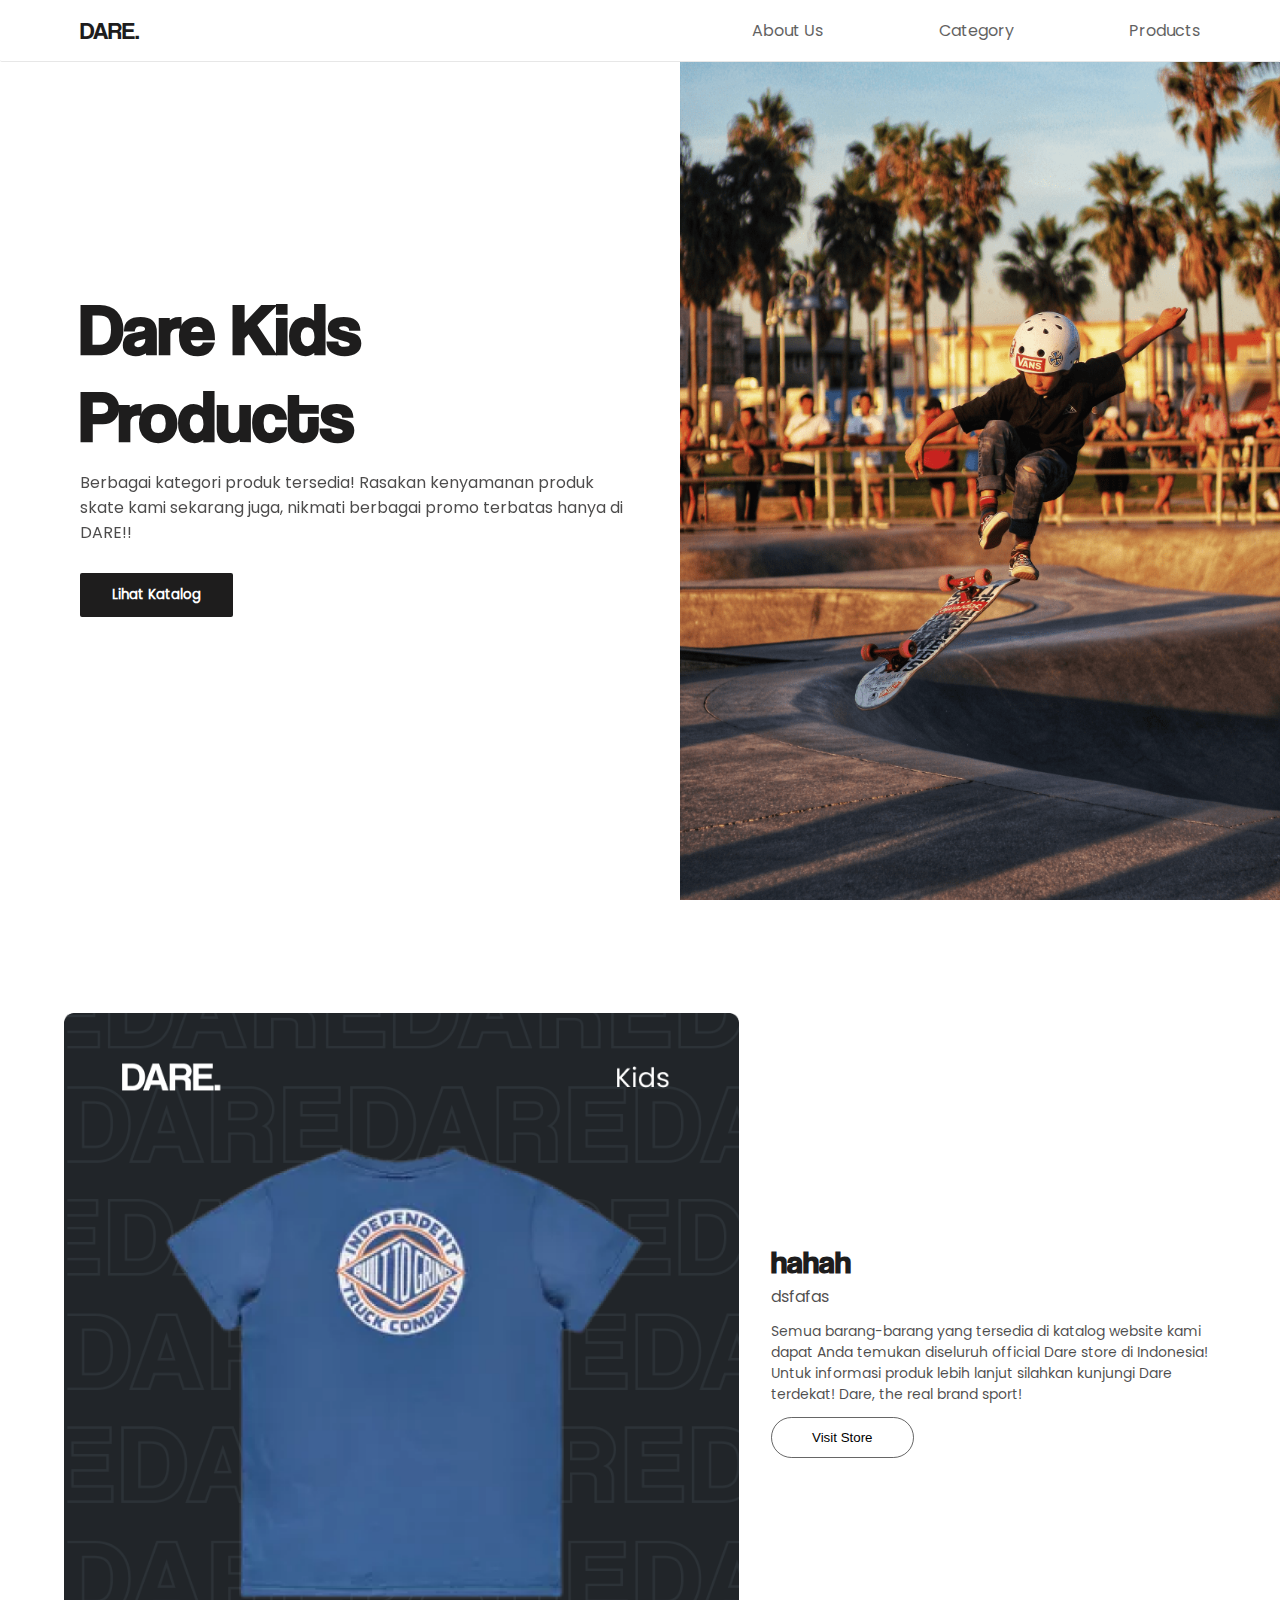
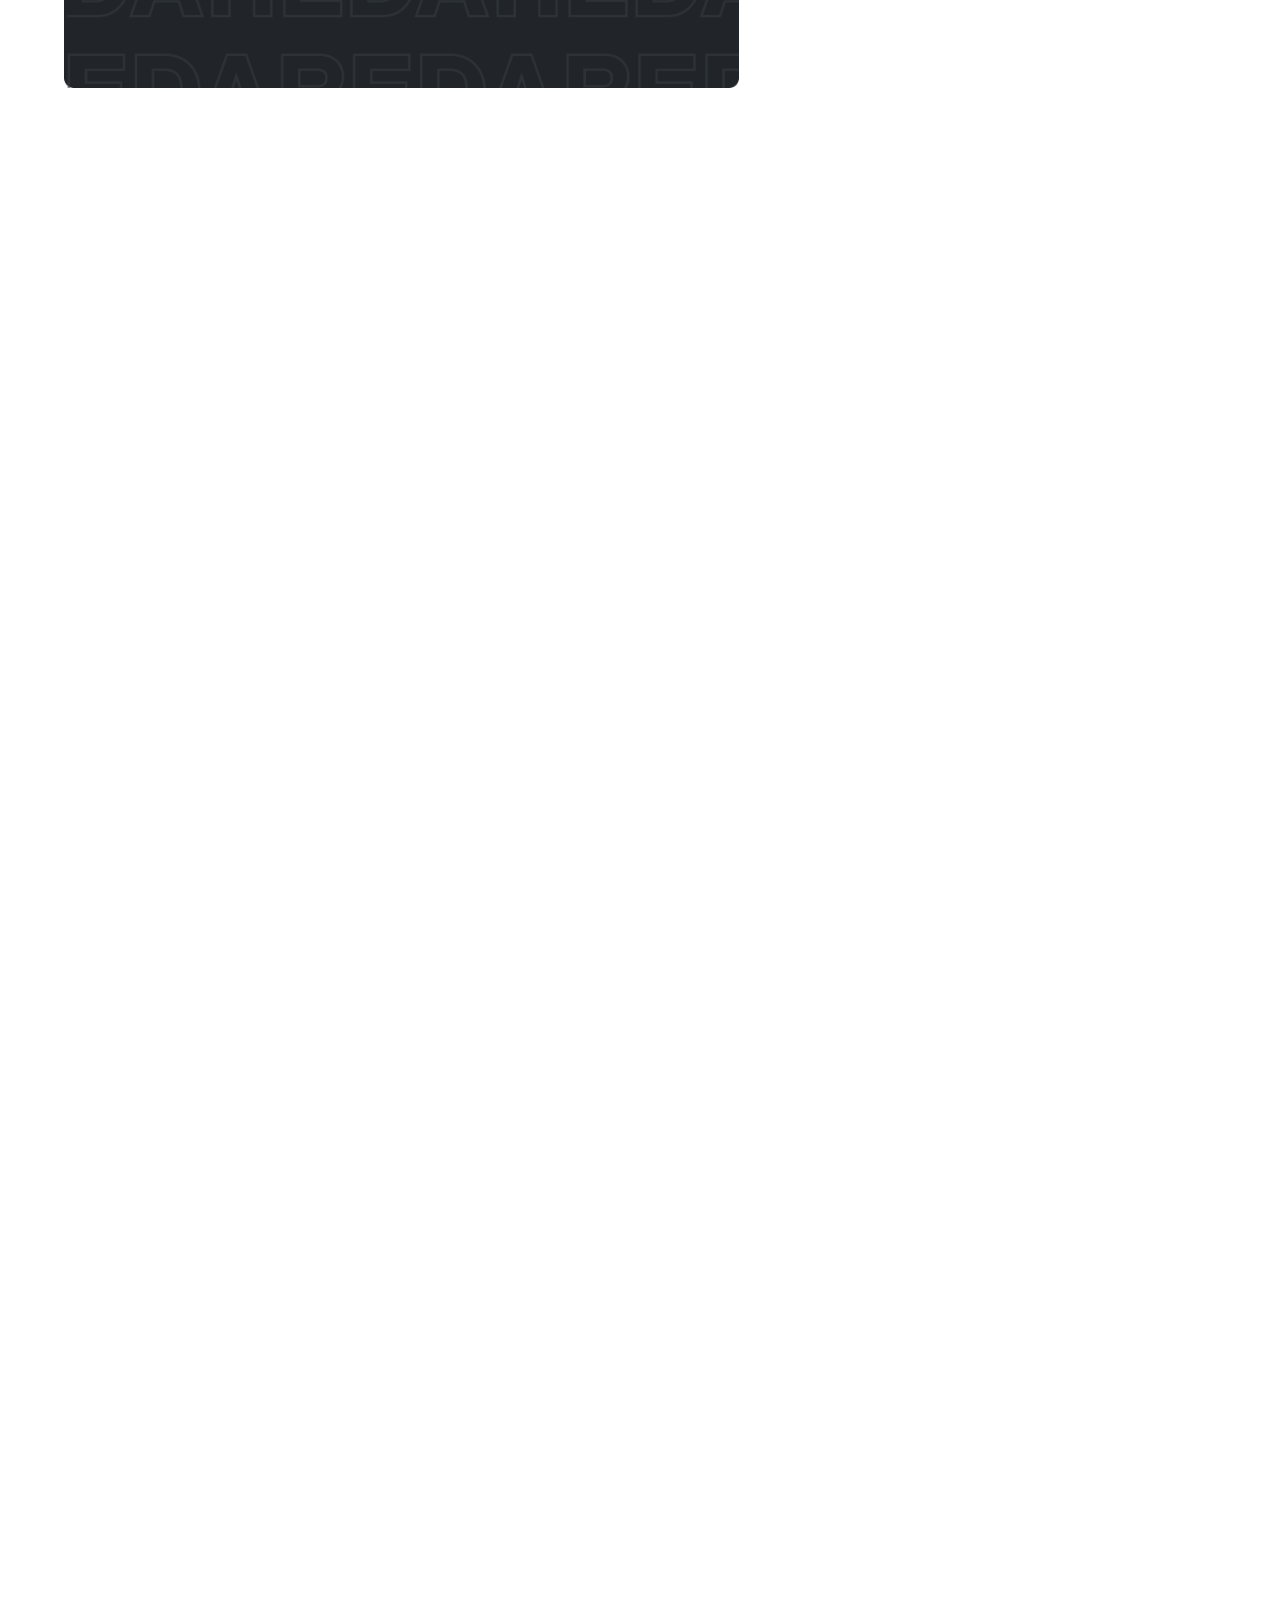
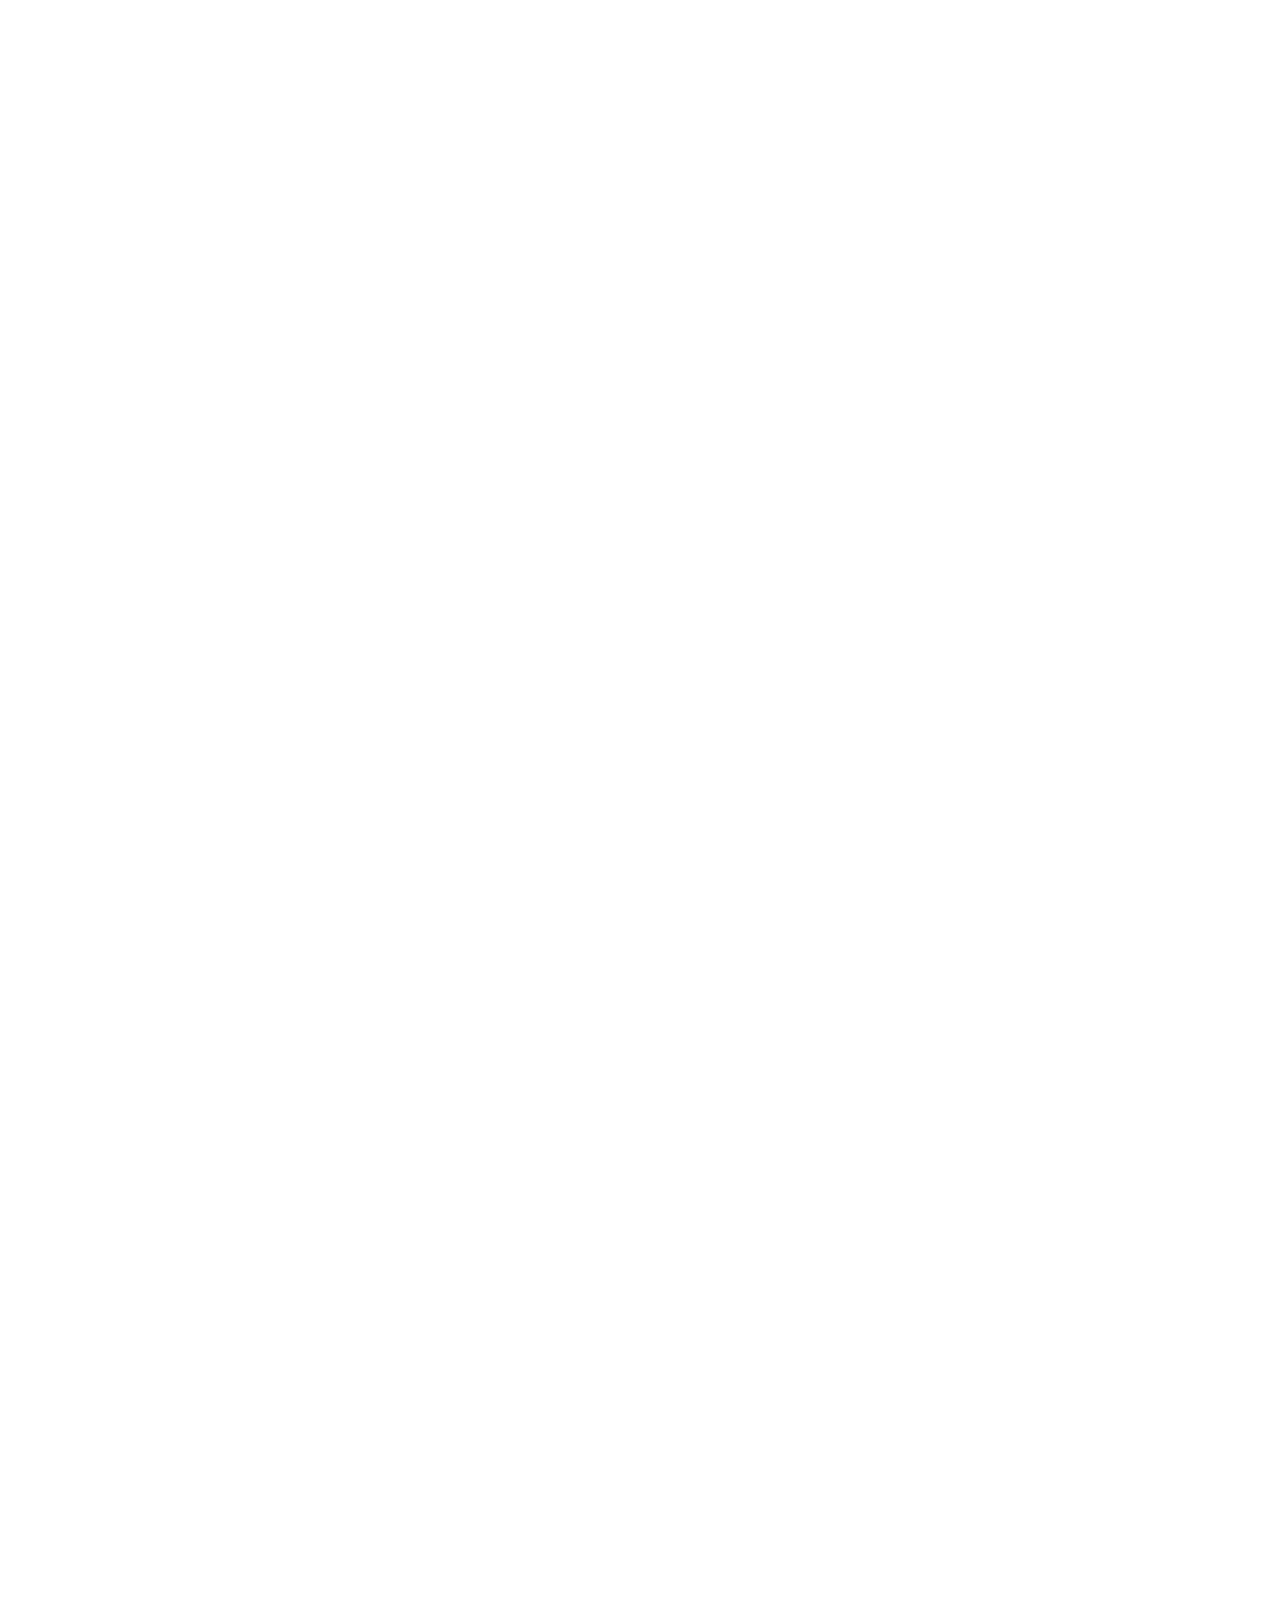
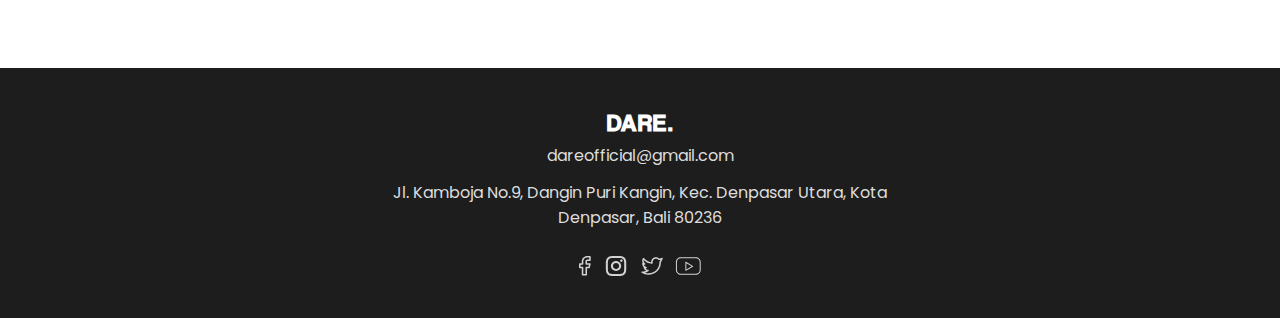
<file: dare/kids.html>
<!DOCTYPE html>
<html lang="en">

<head>
  <meta charset="UTF-8">
  <meta name="viewport" content="width=device-width, initial-scale=1.0">
  <!-- My CSS -->
  <link rel="stylesheet" href="style.css">
  <!-- AOS -->
  <link rel="stylesheet" href="dist/aos.css">
  <title>DARE. | The real skateboards brand</title>
</head>

<body>
  <!-- NAV -->
  <nav>
    <div class="navCover">
      <a href="index.html">DARE.</a>
      <div class="ham">
        <span></span>
        <span></span>
        <span></span>
      </div>
      <div class="navList">
        <a href="about.html">About Us</a>
        <a href="category.html">Category</a>
        <a href="product.html">Products</a>
      </div>
    </div>
  </nav>
  <div class="mobile_nav">
    <div class="mobile_navList">
      <a href="about.html">About Us</a>
      <a href="category.html">Category</a>
      <a href="product.html">Products</a>
    </div>
  </div>
  <!-- END NAV -->
  <!-- HERO -->
  <section class="hero_right kids">
    <div class="text_hero">
      <h1 class="hero_text hero_title_fix" data-aos="fade-right" data-aos-duration="700"data-aos-delay="500">Dare Kids
        Products</h1>
      <p class="hero_sub hero_sub_fix" data-aos="fade-right" data-aos-duration="700"data-aos-delay="1000">Berbagai kategori produk tersedia! Rasakan kenyamanan produk skate kami sekarang juga, nikmati
        berbagai promo terbatas
        hanya di DARE!!</p>
      <a href="product.html" data-aos="fade-right" data-aos-duration="700"data-aos-delay="1500">
        <button>Lihat Katalog</button>
      </a>
    </div>
    <div class="image"></div>
  </section>
  <!-- END HERO -->
  <!-- MOVE TEXT -->
  <section class="move_text move_khusus">
    <h1>DARE YOUR OWN LIMITS</h1>
  </section>
  <!-- END MOVE TEXT -->
  <main>
    <div class="container">
      <!-- VERTICAL -->
      <section class="vertical">
        <div class="text_verti">
          <h1 data-aos="fade-right" data-aos-duration="700"data-aos-delay="500">Dare Kids
          Products Category</h1>
          <p data-aos="fade" data-aos-duration="700"data-aos-delay="1000">Lihat semua koleksi produk DARE khusus untuk anak-anak! Berbagai model menarik dengan ukuran yang sangat pas di tubuh
          anak Anda. Belanja sekarang juga!</p>
        </div>
        <div class="photo_verti" data-aos="fade-up" data-aos-duration="700"data-aos-delay="1500">
          <img src="assets/kids_verti_1.png" alt="">
          <img src="assets/kids_verti_2.png" alt="">
        </div>
      </section>
      <!-- END VERTICAL -->
      <!-- CLOTHING -->
      <section class="clothing">
        <h1 class="title_clothing" data-aos="fade-up" data-aos-duration="700"data-aos-delay="500">Dare Kids Clothes</h1>
        <p class="sub_clothing" data-aos="fade-up" data-aos-duration="700"data-aos-delay="1000">Baju kaos polos, berpola, dan lainnya</p>

        <div class="box_clothing" data-aos="fade-up" data-aos-duration="700"data-aos-delay="1500">
          <div class="item_clothing kartu">
            <img src="assets/kids_1.png" alt="">
            <div class="detail_clothing">
              <p class="name_product">Blue Light T-Shirt</p>
              <p class="price">IDR 65.000</p>
              <div class="action_area">
                <button class="look">Lihat</button>
                <button class="like"></button>
              </div>
            </div>
          </div>
          <div class="item_clothing kartu">
            <img src="assets/kids_2.png" alt="">
            <div class="detail_clothing">
              <p class="name_product">White Over T-Shirt</p>
              <p class="price">IDR 65.000</p>
              <div class="action_area">
                <button class="look">Lihat</button>
                <button class="like"></button>
              </div>
            </div>
          </div>
          <div class="item_clothing kartu">
            <img src="assets/kids_3.png" alt="">
            <div class="detail_clothing">
              <p class="name_product">Black Long T-Shirt</p>
              <p class="price">IDR 75.000</p>
              <div class="action_area">
                <button class="look">Lihat</button>
                <button class="like"></button>
              </div>
            </div>
          </div>
        </div>
        <div class="navigation">
          <button class="left"></button>
          <button class="right"></button>
        </div>
      </section>
      <section class="clothing">
        <h1 class="title_clothing" data-aos="fade-up" data-aos-duration="700"data-aos-delay="500">Dare Kids Pants</h1>
        <p class="sub_clothing" data-aos="fade-up" data-aos-duration="700"data-aos-delay="1000">Celana skateboard untuk anak</p>

        <div class="box_clothing" data-aos="fade-up" data-aos-duration="700"data-aos-delay="1500">
          <div class="item_clothing kartu">
            <img src="assets/kids_4.png" alt="">
            <div class="detail_clothing">
              <p class="name_product">Grey Pants</p>
              <p class="price">IDR 110.000</p>
              <div class="action_area">
                <button class="look">Lihat</button>
                <button class="like"></button>
              </div>
            </div>
          </div>
          <div class="item_clothing kartu">
            <img src="assets/kids_5.png" alt="">
            <div class="detail_clothing">
              <p class="name_product">White Pants X</p>
              <p class="price">IDR 110.000</p>
              <div class="action_area">
                <button class="look">Lihat</button>
                <button class="like"></button>
              </div>
            </div>
          </div>
          <div class="item_clothing kartu">
            <img src="assets/kids_6.png" alt="">
            <div class="detail_clothing">
              <p class="name_product">Beige Pants Y</p>
              <p class="price">IDR 110.000</p>
              <div class="action_area">
                <button class="look">Lihat</button>
                <button class="like"></button>
              </div>
            </div>
          </div>
        </div>
        <div class="navigation">
          <button class="left"></button>
          <button class="right"></button>
        </div>
      </section>
      <section class="clothing">
        <h1 class="title_clothing" data-aos="fade-up" data-aos-duration="700"data-aos-delay="500">Dare Kids Shoes</h1>
        <p class="sub_clothing" data-aos="fade-up" data-aos-duration="700"data-aos-delay="1000">Berbagai jenis dan warna sepatu</p>

        <div class="box_clothing" data-aos="fade-up" data-aos-duration="700"data-aos-delay="1500">
          <div class="item_clothing kartu">
            <img src="assets/kids_7.png" alt="">
            <div class="detail_clothing">
              <p class="name_product">Red Boarding</p>
              <p class="price">IDR 545.000</p>
              <div class="action_area">
                <button class="look">Lihat</button>
                <button class="like"></button>
              </div>
            </div>
          </div>
          <div class="item_clothing kartu">
            <img src="assets/kids_8.png" alt="">
            <div class="detail_clothing">
              <p class="name_product">Low Skateboard X</p>
              <p class="price">IDR 350.000</p>
              <div class="action_area">
                <button class="look">Lihat</button>
                <button class="like"></button>
              </div>
            </div>
          </div>
          <div class="item_clothing kartu">
            <img src="assets/kids_9.png" alt="">
            <div class="detail_clothing">
              <p class="name_product">Owl Light Z</p>
              <p class="price">IDR 470.000</p>
              <div class="action_area">
                <button class="look">Lihat</button>
                <button class="like"></button>
              </div>
            </div>
          </div>
        </div>
        <div class="navigation">
          <button class="left"></button>
          <button class="right"></button>
        </div>
      </section>
      <section class="detial_produk_zoom">
        <div class="cover_move_zoom">
          <img src="assets/kids_1.png" alt="">
          <div class="text_zoom">
            <h1>hahah</h1>
            <p>dsfafas</p>
            <p>Semua barang-barang yang tersedia di katalog website kami dapat Anda temukan diseluruh official Dare store di
              Indonesia! Untuk informasi produk lebih lanjut silahkan kunjungi Dare terdekat! Dare, the real brand sport!</p>
            <a href="https://goo.gl/maps/6KUogW3UAE58aCVv6">
              <button>Visit Store</button>
            </a>
          </div>
        </div>
      </section>
      <!-- END CLOTHING -->
      <!-- OTHER -->
      <section class="choose other">
        <div class="other_text">
          <h1 data-aos="fade-right" data-aos-duration="700"data-aos-delay="500">Other Dare
            Products Category</h1>
          <p class="sub_sec_fix" data-aos="fade" data-aos-duration="700"data-aos-delay="1000">Lihat pula kategori lainnya dari produk DARE disini. Temukan kategori yang sesuai dengan dirimu dan mulai
            eksplor dirimu
            sendiri. DARE Your Own Limits!</p>
        </div>
        <div class="box_choose" data-aos="fade-up" data-aos-duration="700"data-aos-delay="1500">
          <a href="men.html">
            <div class="item_choose" style="background-image: url(assets/men.png);">
              <div class="name_choose">Men</div>
              <div class="deskripsi_choose">T-Shirt, Pants, Shoes</div>
            </div>
          </a>
          <a href="women.html">
            <div class="item_choose" style="background-image: url(assets/women.png);">
              <div class="name_choose">Women</div>
              <div class="deskripsi_choose">T-Shirt, Pants, Outer</div>
            </div>
          </a>
          <a href="skateboard.html">
            <div class="item_choose" style="background-image: url(assets/skateboard.png);">
              <div class="name_choose">Skateboard</div>
              <div class="deskripsi_choose">Decks, Trucks, Other</div>
            </div>
          </a>
        </div>
        <div class="navigation">
          <button class="left"></button>
          <button class="right"></button>
        </div>
      </section>
      <!-- END OTHER -->
    </div>
  </main>
  <footer>
    <h1>DARE.</h1>
    <p>dareofficial@gmail.com</p>
    <p>Jl. Kamboja No.9, Dangin Puri Kangin, Kec. Denpasar Utara, Kota Denpasar, Bali 80236</p>
    <img src="assets/sosmed.svg" alt="">
  </footer>

</body>
<script src="script.js"></script>
<script src="kategori.js"></script>
<script src="dist/aos.js"></script>
<script>
  AOS.init();
</script>
</html>
</file>
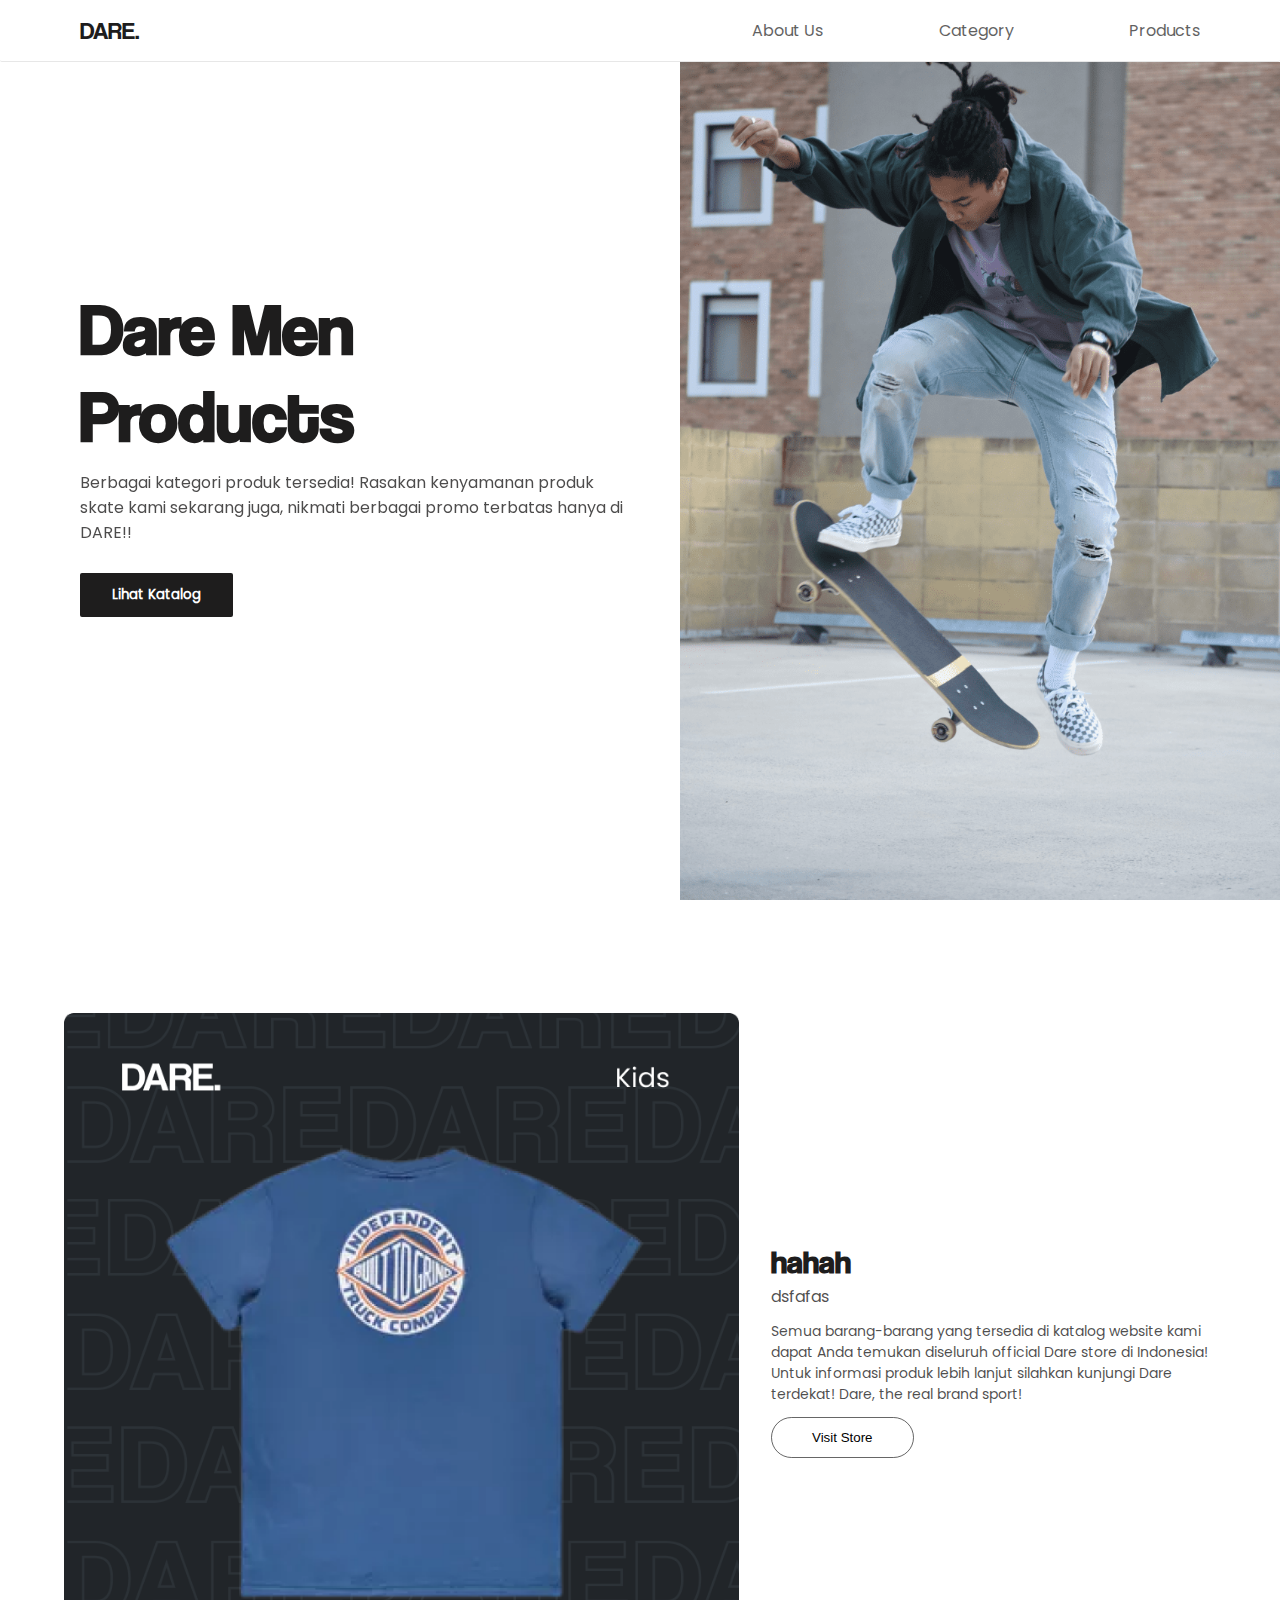
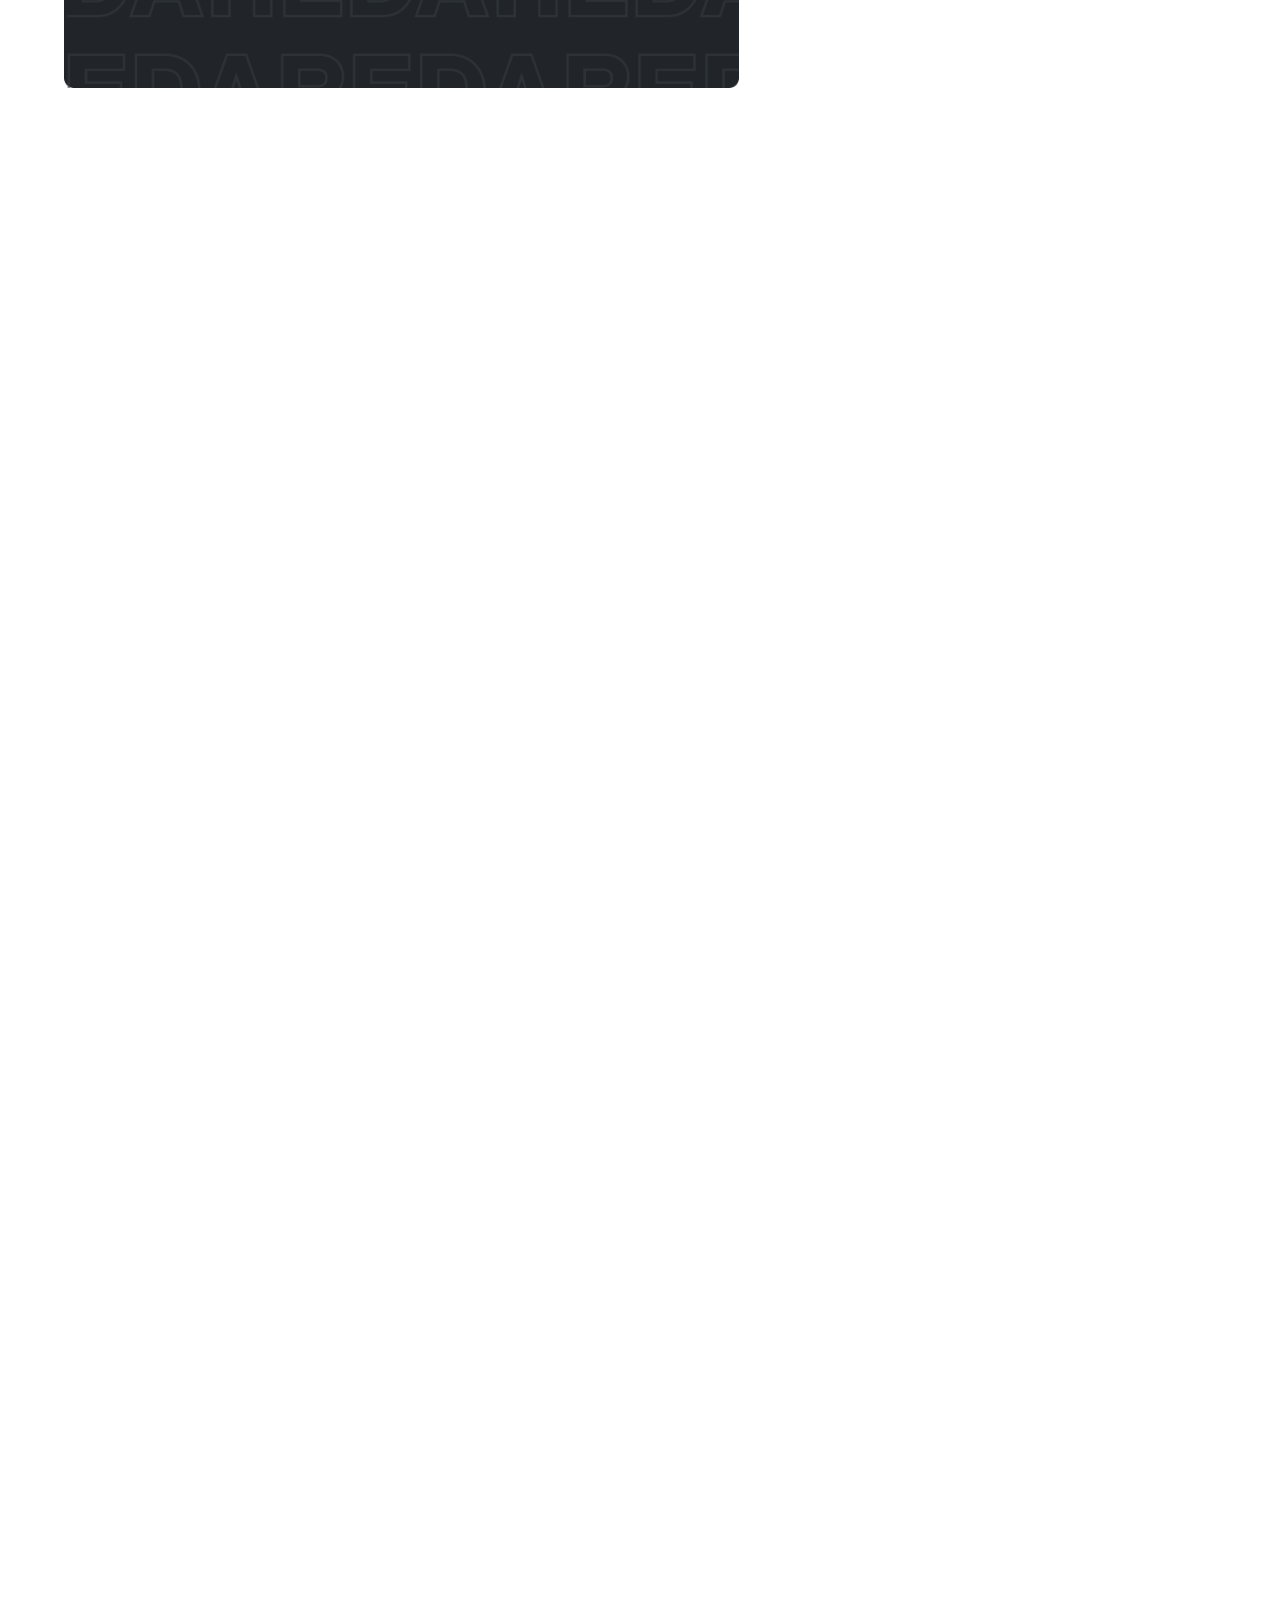
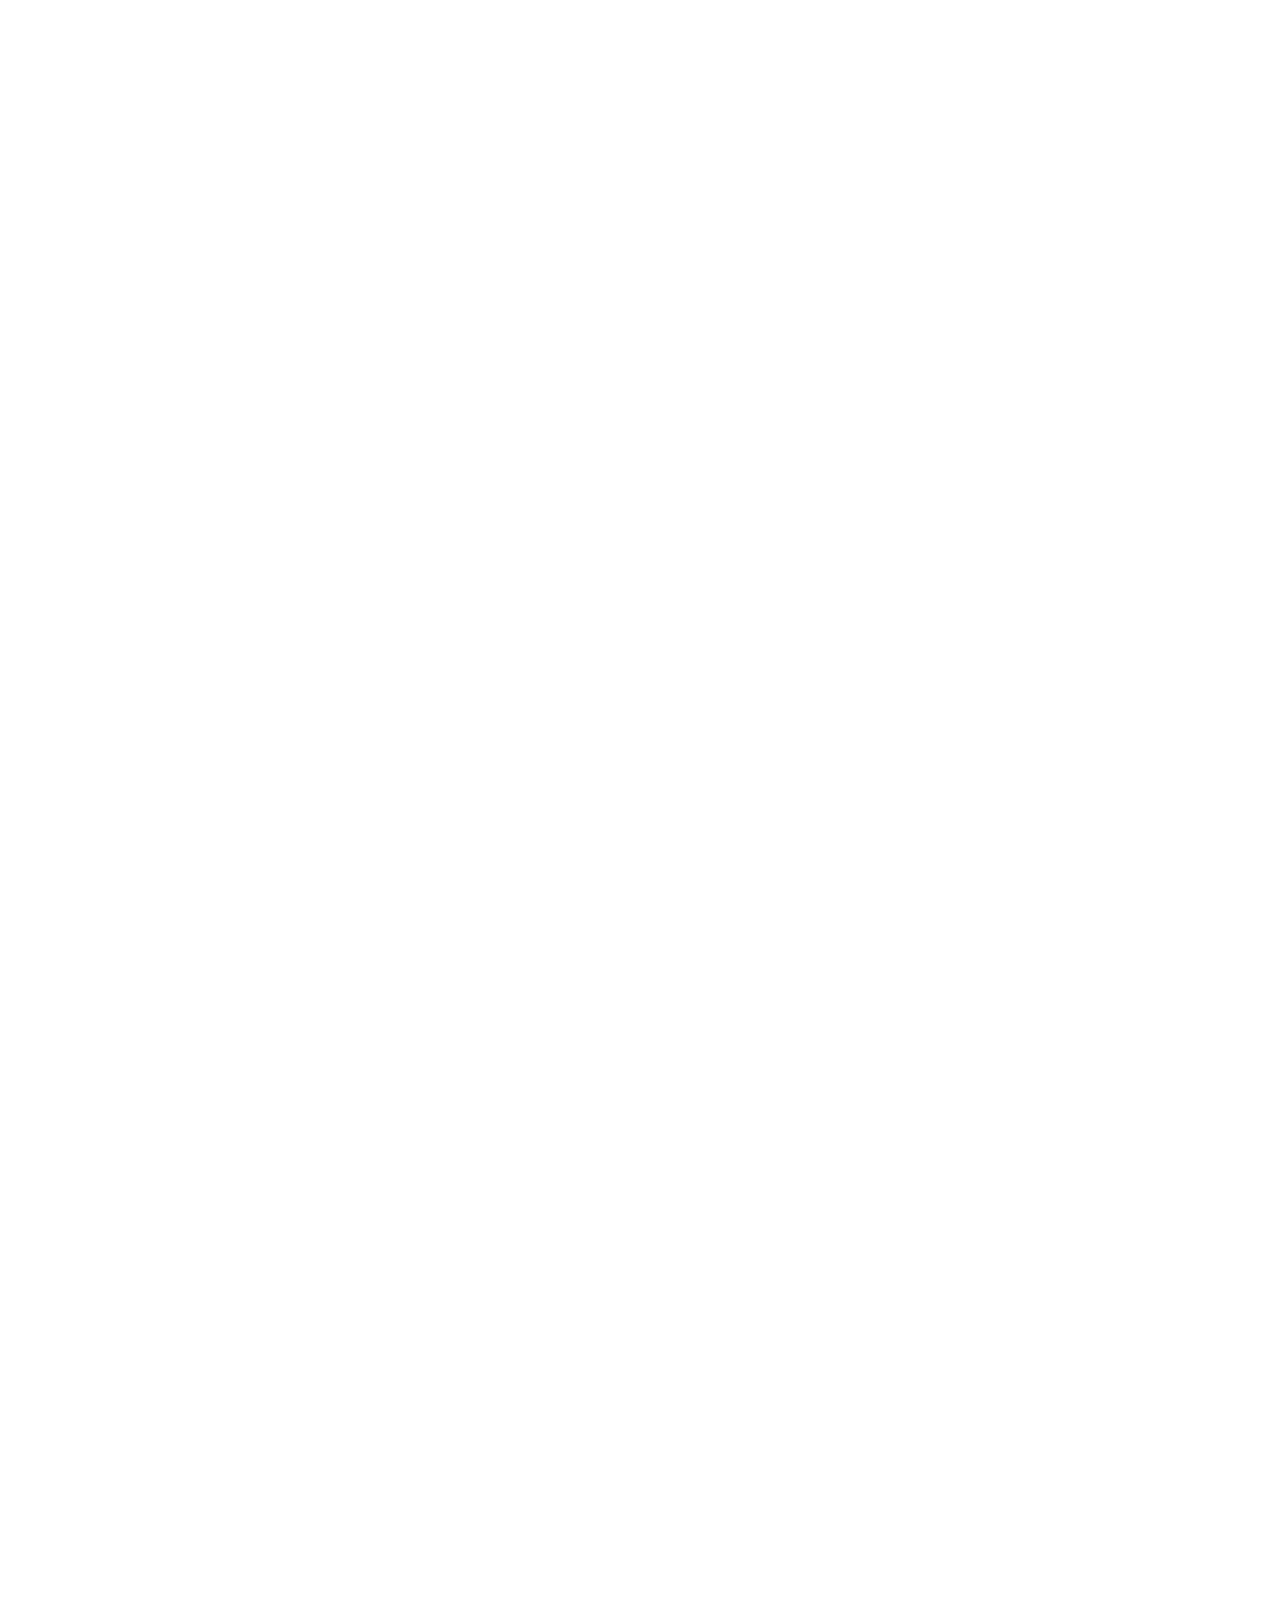
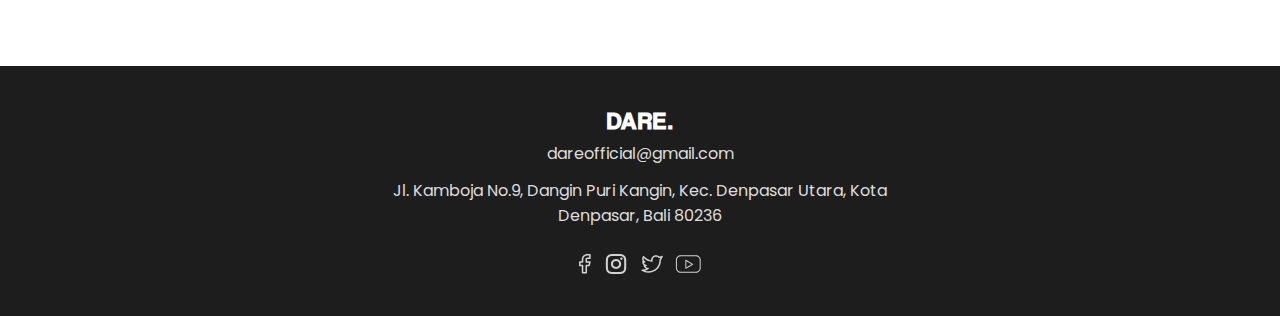
<file: dare/men.html>
<!DOCTYPE html>
<html lang="en">
<head>
  <meta charset="UTF-8">
  <meta name="viewport" content="width=device-width, initial-scale=1.0">
  <!-- My CSS -->
  <link rel="stylesheet" href="style.css">
  <!-- AOS -->
  <link rel="stylesheet" href="dist/aos.css">
  <title>DARE. | The real skateboards brand</title>
</head>
<body>
  <!-- NAV -->
  <nav>
    <div class="navCover">
      <a href="index.html">DARE.</a>
      <div class="ham">
        <span></span>
        <span></span>
        <span></span>
      </div>
      <div class="navList">
        <a href="about.html">About Us</a>
        <a href="category.html">Category</a>
        <a href="product.html">Products</a>
      </div>
    </div>
  </nav>
  <div class="mobile_nav">
    <div class="mobile_navList">
      <a href="about.html">About Us</a>
      <a href="category.html">Category</a>
      <a href="product.html">Products</a>
    </div>
  </div>
  <!-- END NAV -->
  <!-- HERO -->
  <section class="hero_right men">
    <div class="text_hero">
      <h1 class="hero_text hero_title_fix"  data-aos="fade-right" data-aos-duration="700"data-aos-delay="500">Dare Men
      Products</h1>
      <p class="hero_sub hero_sub_fix" data-aos="fade-right" data-aos-duration="700"data-aos-delay="1000">Berbagai kategori produk tersedia! Rasakan kenyamanan produk skate kami sekarang juga, nikmati berbagai promo terbatas
      hanya di DARE!!</p>
      <a href="product.html" data-aos="fade-right" data-aos-duration="700"data-aos-delay="1500">
        <button>Lihat Katalog</button>
      </a>
    </div>
    <div class="image"></div>
  </section>
  <!-- END HERO -->
  <!-- MOVE TEXT -->
  <section class="move_text move_khusus">
    <h1>DARE YOUR OWN LIMITS</h1>
  </section>
  <!-- END MOVE TEXT -->
  <main>
    <div class="container">
      <!-- VERTICAL -->
      <section class="vertical">
        <div class="text_verti">
          <h1 data-aos="fade-right" data-aos-duration="700"data-aos-delay="500">Dare Men
          Products Category</h1>
          <p class="sub_sec_fix" data-aos="fade" data-aos-duration="700"data-aos-delay="1200">Lihat semua koleksi produk DARE khusus untuk pria! Model sederhana yang tetap trending untuk digunakan sehari-hari!
          Periksa seluruh produk kami sekarang juga!</p>
        </div>
        <div class="photo_verti" data-aos="fade-up" data-aos-duration="700"data-aos-delay="2000">
          <img src="assets/men_verti_1.png" alt="">
          <img src="assets/men_verti_2.png" alt="">
        </div>
      </section>
      <!-- END VERTICAL -->
      <!-- CLOTHING -->
      <section class="clothing">
        <h1 class="title_clothing" data-aos="fade-up" data-aos-duration="700"data-aos-delay="500">Dare Men Clothes</h1>
        <p class="sub_clothing" data-aos="fade-up" data-aos-duration="700"data-aos-delay="1000">Baju kaos polos, berpola, dan lainnya</p>

        <div class="box_clothing" data-aos="fade-up" data-aos-duration="700"data-aos-delay="1500">
          <div class="item_clothing kartu">
            <img src="assets/men_1.png" alt="">
            <div class="detail_clothing">
              <p class="name_product">White Sablon</p>
              <p class="price">IDR 85.000</p>
              <div class="action_area">
                <button class="look">Lihat</button>
                <button class="like"></button>
              </div>
            </div>
          </div>
          <div class="item_clothing kartu">
            <img src="assets/men_2.png" alt="">
            <div class="detail_clothing">
              <p class="name_product">Black T-Shirt Over</p>
              <p class="price">IDR 85.000</p>
              <div class="action_area">
                <button class="look">Lihat</button>
                <button class="like"></button>
              </div>
            </div>
          </div>
          <div class="item_clothing kartu">
            <img src="assets/men_3.png" alt="">
            <div class="detail_clothing">
              <p class="name_product">Blue Normal T-Shirt</p>
              <p class="price">IDR 70.000</p>
              <div class="action_area">
                <button class="look">Lihat</button>
                <button class="like"></button>
              </div>
            </div>
          </div>
        </div>
        <div class="navigation">
          <button class="left"></button>
          <button class="right"></button>
        </div>
      </section>
      <section class="clothing">
        <h1 class="title_clothing" data-aos="fade-up" data-aos-duration="700"data-aos-delay="500">Dare Men Pants</h1>
        <p class="sub_clothing" data-aos="fade-up" data-aos-duration="700"data-aos-delay="1000">Celana panjang serta celana pendek</p>
      
        <div class="box_clothing" data-aos="fade-up" data-aos-duration="700"data-aos-delay="1500">
          <div class="item_clothing kartu">
            <img src="assets/men_4.png" alt="">
            <div class="detail_clothing">
              <p class="name_product">Blue Jeans Over</p>
              <p class="price">IDR 140.000</p>
              <div class="action_area">
                <button class="look">Lihat</button>
                <button class="like"></button>
              </div>
            </div>
          </div>
          <div class="item_clothing kartu">
            <img src="assets/men_5.png" alt="">
            <div class="detail_clothing">
              <p class="name_product">Beige Jeans Over</p>
              <p class="price">IDR 140.000</p>
              <div class="action_area">
                <button class="look">Lihat</button>
                <button class="like"></button>
              </div>
            </div>
          </div>
          <div class="item_clothing kartu">
            <img src="assets/men_6.png" alt="">
            <div class="detail_clothing">
              <p class="name_product">Short Beige</p>
              <p class="price">IDR 100.000</p>
              <div class="action_area">
                <button class="look">Lihat</button>
                <button class="like"></button>
              </div>
            </div>
          </div>
        </div>
        <div class="navigation">
          <button class="left"></button>
          <button class="right"></button>
        </div>
      </section>
      <section class="clothing">
        <h1 class="title_clothing" data-aos="fade-up" data-aos-duration="700"data-aos-delay="500">Dare Men Shoes</h1>
        <p class="sub_clothing" data-aos="fade-up" data-aos-duration="700"data-aos-delay="1000">Berbagai jenis dan warna sepatu</p>
      
        <div class="box_clothing" data-aos="fade-up" data-aos-duration="700"data-aos-delay="1500">
          <div class="item_clothing kartu">
            <img src="assets/men_7.png" alt="">
            <div class="detail_clothing">
              <p class="name_product">Basic Shoes</p>
              <p class="price">IDR 345.000</p>
              <div class="action_area">
                <button class="look">Lihat</button>
                <button class="like"></button>
              </div>
            </div>
          </div>
          <div class="item_clothing kartu">
            <img src="assets/men_8.png" alt="">
            <div class="detail_clothing">
              <p class="name_product">High Skate Shoes</p>
              <p class="price">IDR 550.000</p>
              <div class="action_area">
                <button class="look">Lihat</button>
                <button class="like"></button>
              </div>
            </div>
          </div>
          <div class="item_clothing kartu">
            <img src="assets/men_9.png" alt="">
            <div class="detail_clothing">
              <p class="name_product">Low White Shoes</p>
              <p class="price">IDR 450.000</p>
              <div class="action_area">
                <button class="look">Lihat</button>
                <button class="like"></button>
              </div>
            </div>
          </div>
        </div>
        <div class="navigation">
          <button class="left"></button>
          <button class="right"></button>
        </div>
      </section>
      <section class="detial_produk_zoom">
        <div class="cover_move_zoom">
          <img src="assets/kids_1.png" alt="">
          <div class="text_zoom">
            <h1>hahah</h1>
            <p>dsfafas</p>
            <p>Semua barang-barang yang tersedia di katalog website kami dapat Anda temukan diseluruh official Dare store di
              Indonesia! Untuk informasi produk lebih lanjut silahkan kunjungi Dare terdekat! Dare, the real brand sport!</p>
            <a href="https://goo.gl/maps/6KUogW3UAE58aCVv6">
              <button>Visit Store</button>
            </a>
          </div>
        </div>
      </section>
      <!-- END CLOTHING -->
      <!-- OTHER -->
      <section class="choose other">
        <div class="other_text">
          <h1 data-aos="fade-right" data-aos-duration="700"data-aos-delay="500">Other Dare
          Products Category</h1>
          <p class="sub_sec_fix" data-aos="fade" data-aos-duration="700"data-aos-delay="1000">Lihat pula kategori lainnya dari produk DARE disini. Temukan kategori yang sesuai dengan dirimu dan mulai eksplor dirimu
          sendiri. DARE Your Own Limits!</p>
        </div>
        <div class="box_choose" data-aos="fade-up" data-aos-duration="700"data-aos-delay="1500">
          <a href="women.html">
            <div class="item_choose" style="background-image: url(assets/women.png);">
              <div class="name_choose">Women</div>
              <div class="deskripsi_choose">T-Shirt, Pants, Outer</div>
            </div>
          </a>
          <a href="kids.html">
            <div class="item_choose" style="background-image: url(assets/kids.png);">
              <div class="name_choose">Kids</div>
              <div class="deskripsi_choose">T-Shirt, Pants, Shoes</div>
            </div>
          </a>
          <a href="skateboard.html">            
            <div class="item_choose" style="background-image: url(assets/skateboard.png);">
              <div class="name_choose">Skateboard</div>
              <div class="deskripsi_choose">Decks, Trucks, Other</div>
            </div>
          </a>
        </div>
        <div class="navigation">
          <button class="left"></button>
          <button class="right"></button>
        </div>
      </section>
      <!-- END OTHER -->
    </div>
  </main>
  <footer>
    <h1>DARE.</h1>
    <p>dareofficial@gmail.com</p>
    <p>Jl. Kamboja No.9, Dangin Puri Kangin, Kec. Denpasar Utara, Kota Denpasar, Bali 80236</p>
    <img src="assets/sosmed.svg" alt="">
  </footer>
  
  </body>
  <script src="script.js"></script>
  <script src="kategori.js"></script>
  <script src="dist/aos.js"></script>
  <script>
    AOS.init();
  </script>
  </html>
</file>
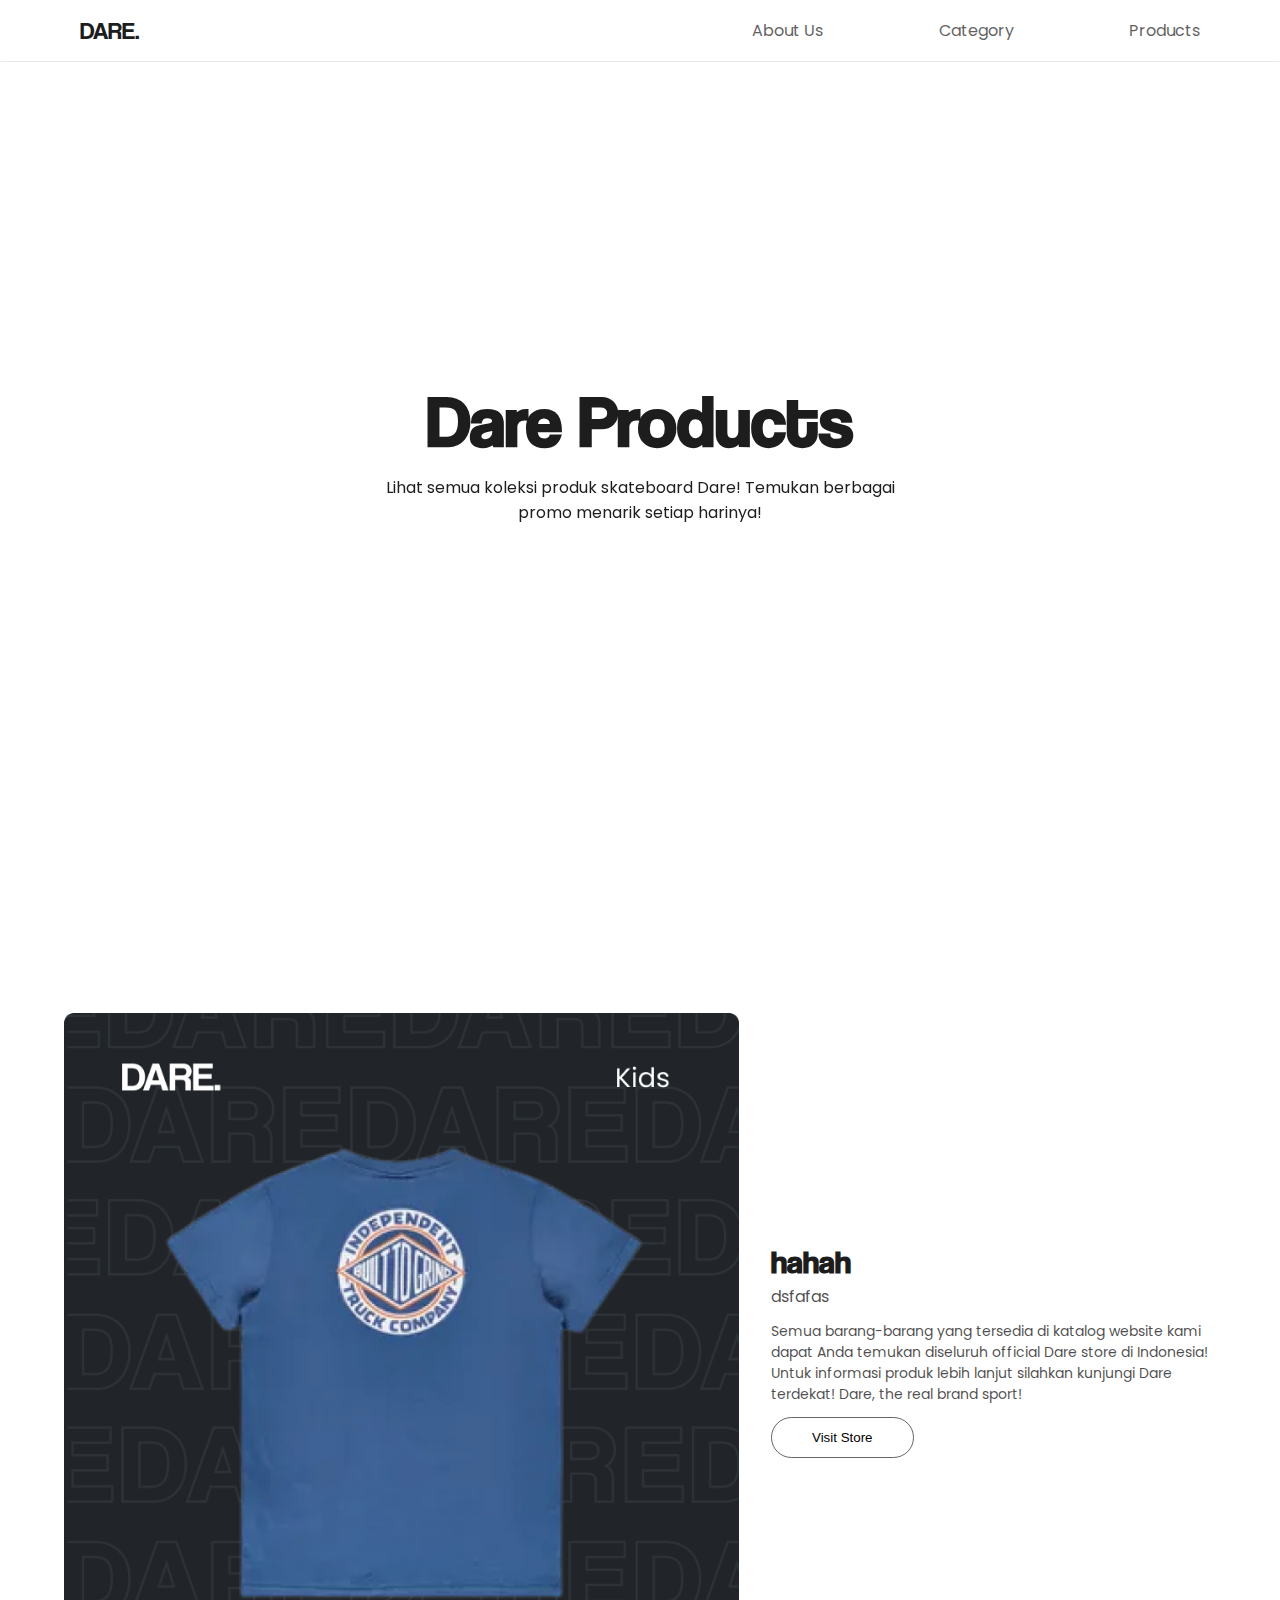
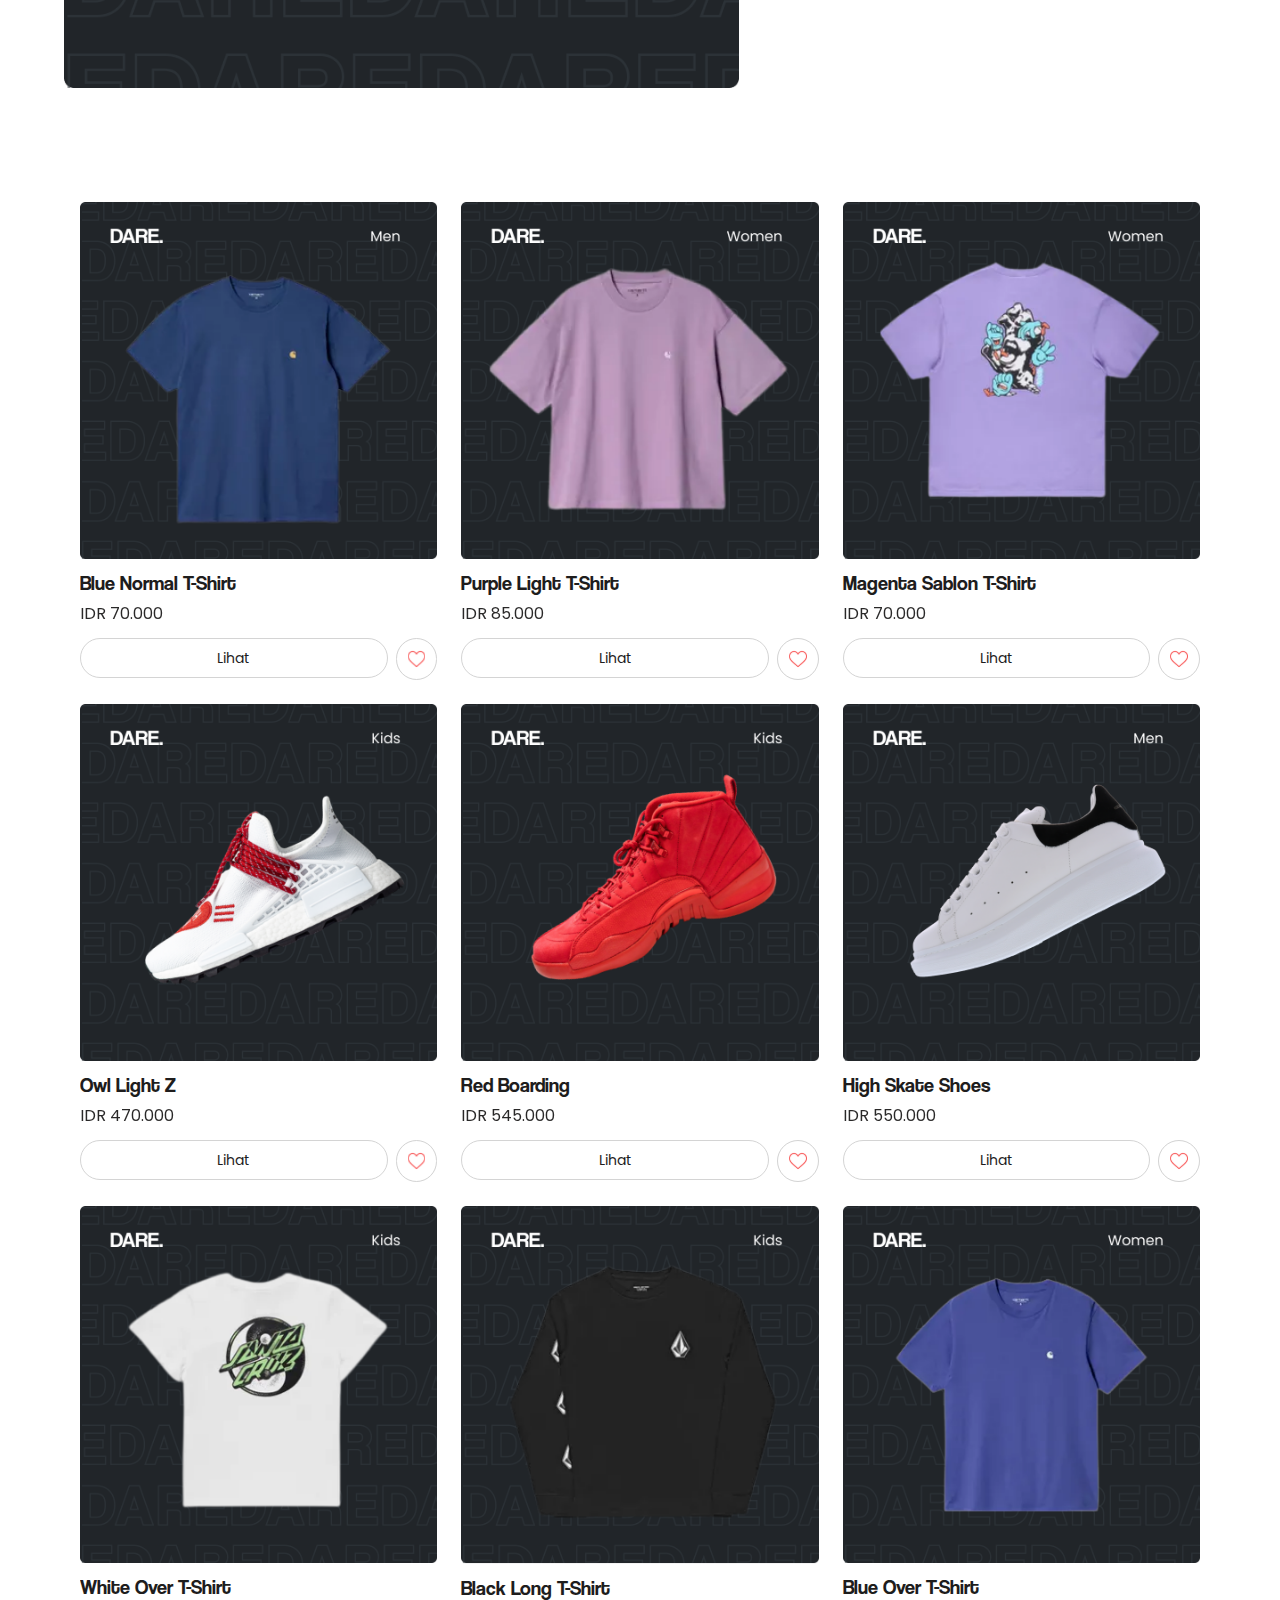
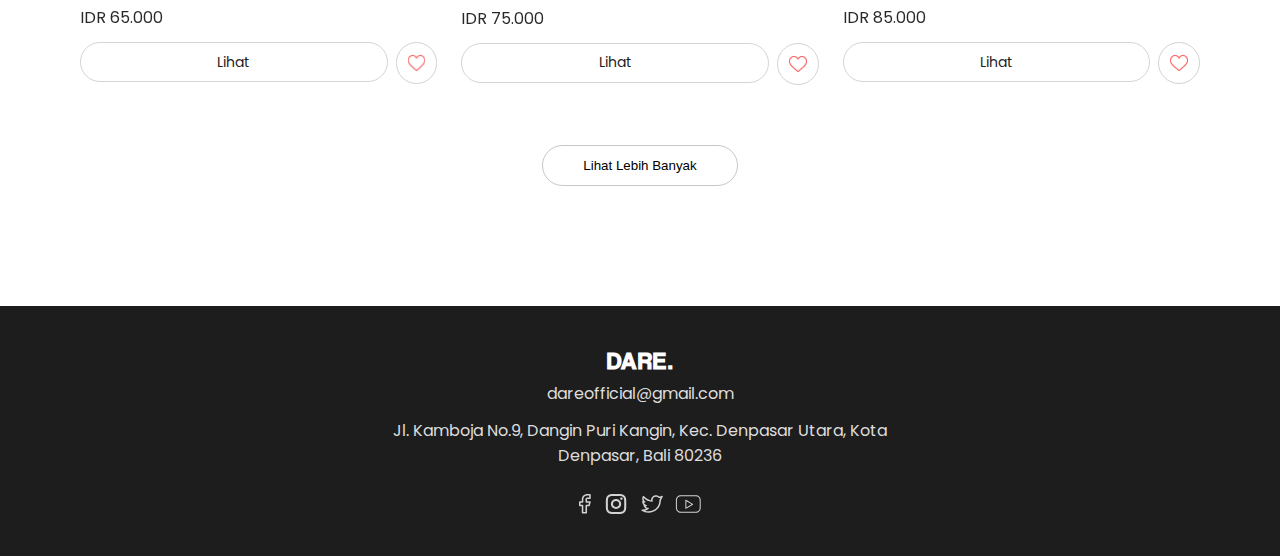
<file: dare/product.html>
<!DOCTYPE html>
<html lang="en">

<head>
  <meta charset="UTF-8">
  <meta name="viewport" content="width=device-width, initial-scale=1.0">
  <!-- My CSS -->
  <link rel="stylesheet" href="style.css">
  <!-- AOS -->
  <link rel="stylesheet" href="dist/aos.css">
  <title>DARE. | The real skateboards brand</title>
</head>

<body>
  <!-- NAV -->
  <nav>
    <div class="navCover">
      <a href="index.html">DARE.</a>
      <div class="ham">
        <span></span>
        <span></span>
        <span></span>
      </div>
      <div class="navList">
        <a href="about.html">About Us</a>
        <a href="category.html">Category</a>
        <a href="product.html">Products</a>
      </div>
    </div>
  </nav>
  <div class="mobile_nav">
    <div class="mobile_navList">
      <a href="about.html">About Us</a>
      <a href="category.html">Category</a>
      <a href="product.html">Products</a>
    </div>
  </div>
  <!-- END NAV -->
  <!-- HERO -->
  <section class="product">
    <h1 class="hero_title_fix" data-aos="fade" data-aos-duration="700"data-aos-delay="1000">Dare Products</h1>
    <div class="image"></div>
    <p class="hero_sub_fix" data-aos="fade" data-aos-duration="700"data-aos-delay="1700">Lihat semua koleksi produk skateboard Dare! Temukan berbagai promo menarik setiap harinya!</p>
  </section>
  <!-- END HERO -->
  <!-- MOVE TEXT -->
  <section class="move_text move_khusus move_produk">
    <h1>DARE YOUR OWN LIMITS</h1>
  </section>
  <!-- END MOVE TEXT -->
  <main>
    <div class="container">
      <section class="contianer_produk">
        <div class="nav_produk">
          <p class="current">All Produk</p>
        </div>
        <div class="box_produk">
          
          <div class="item_produk">
            <img src="assets/skateboard_2.png" alt="">
            <div class="detail_produk">
              <p class="name_product">White Pyramid Decks</p>
              <p class="price">IDR 165.000</p>
              <div class="action_area">
                <button class="look">Lihat</button>
                <button class="like"></button>
              </div>
            </div>
          </div>
          <div class="item_produk">
            <img src="assets/skateboard_3.png" alt="">
            <div class="detail_produk">
              <p class="name_product">Blue Sky Dekcs</p>
              <p class="price">IDR 175.000</p>
              <div class="action_area">
                <button class="look">Lihat</button>
                <button class="like"></button>
              </div>
            </div>
          </div>
          <div class="item_produk">
            <img src="assets/skateboard_1.png" alt="">
            <div class="detail_produk">
              <p class="name_product">Yellow Doodle Decks</p>
              <p class="price">IDR 165.000</p>
              <div class="action_area">
                <button class="look">Lihat</button>
                <button class="like"></button>
              </div>
            </div>
          </div>
          <div class="item_produk">
            <img src="assets/men_3.png" alt="">
            <div class="detail_produk">
              <p class="name_product">Blue Normal T-Shirt</p>
              <p class="price">IDR 70.000</p>
              <div class="action_area">
                <button class="look">Lihat</button>
                <button class="like"></button>
              </div>
            </div>
          </div>
          <div class="item_produk">
            <img src="assets/women_1.png" alt="">
            <div class="detail_produk">
              <p class="name_product">Purple Light T-Shirt</p>
              <p class="price">IDR 85.000</p>
              <div class="action_area">
                <button class="look">Lihat</button>
                <button class="like"></button>
              </div>
            </div>
          </div>
          <div class="item_produk">
            <img src="assets/women_3.png" alt="">
            <div class="detail_produk">
              <p class="name_product">Magenta Sablon T-Shirt</p>
              <p class="price">IDR 70.000</p>
              <div class="action_area">
                <button class="look">Lihat</button>
                <button class="like"></button>
              </div>
            </div>
          </div>
          <div class="item_produk">
            <img src="assets/kids_9.png" alt="">
            <div class="detail_produk">
              <p class="name_product">Owl Light Z</p>
              <p class="price">IDR 470.000</p>
              <div class="action_area">
                <button class="look">Lihat</button>
                <button class="like"></button>
              </div>
            </div>
          </div>
          <div class="item_produk">
            <img src="assets/kids_7.png" alt="">
            <div class="detail_produk">
              <p class="name_product">Red Boarding</p>
              <p class="price">IDR 545.000</p>
              <div class="action_area">
                <button class="look">Lihat</button>
                <button class="like"></button>
              </div>
            </div>
          </div>
          
          <div class="item_produk">
            <img src="assets/men_8.png" alt="">
            <div class="detail_produk">
              <p class="name_product">High Skate Shoes</p>
              <p class="price">IDR 550.000</p>
              <div class="action_area">
                <button class="look">Lihat</button>
                <button class="like"></button>
              </div>
            </div>
          </div>
          <div class="item_produk">
            <img src="assets/kids_2.png" alt="">
            <div class="detail_produk">
              <p class="name_product">White Over T-Shirt</p>
              <p class="price">IDR 65.000</p>
              <div class="action_area">
                <button class="look">Lihat</button>
                <button class="like"></button>
              </div>
            </div>
          </div>
          <div class="item_produk">
            <img src="assets/kids_3.png" alt="">
            <div class="detail_produk">
              <p class="name_product">Black Long T-Shirt</p>
              <p class="price">IDR 75.000</p>
              <div class="action_area">
                <button class="look">Lihat</button>
                <button class="like"></button>
              </div>
            </div>
          </div>
          <div class="item_produk">
            <img src="assets/women_2.png" alt="">
            <div class="detail_produk">
              <p class="name_product">Blue Over T-Shirt</p>
              <p class="price">IDR 85.000</p>
              <div class="action_area">
                <button class="look">Lihat</button>
                <button class="like"></button>
              </div>
            </div>
          </div>
        </div>
        <div class="box_produk box_lebih">
          <div class="item_produk">
            <img src="assets/men_1.png" alt="">
            <div class="detail_produk">
              <p class="name_product">White Sablon</p>
              <p class="price">IDR 85.000</p>
              <div class="action_area">
                <button class="look">Lihat</button>
                <button class="like"></button>
              </div>
            </div>
          </div>
          <div class="item_produk">
            <img src="assets/women_7.png" alt="">
            <div class="detail_produk">
              <p class="name_product">Liger Jacket Pocket</p>
              <p class="price">IDR 445.000</p>
              <div class="action_area">
                <button class="look">Lihat</button>
                <button class="like"></button>
              </div>
            </div>
          </div>
          <div class="item_produk">
            <img src="assets/kids_1.png" alt="">
            <div class="detail_produk">
              <p class="name_product">Blue Light T-Shirt</p>
              <p class="price">IDR 65.000</p>
              <div class="action_area">
                <button class="look">Lihat</button>
                <button class="like"></button>
              </div>
            </div>
          </div>
          <div class="item_produk">
            <img src="assets/skateboard_4.png" alt="">
            <div class="detail_produk">
              <p class="name_product">Red Grey Trucks</p>
              <p class="price">IDR 100.000</p>
              <div class="action_area">
                <button class="look">Lihat</button>
                <button class="like"></button>
              </div>
            </div>
          </div>
          <div class="item_produk">
            <img src="assets/skateboard_6.png" alt="">
            <div class="detail_produk">
              <p class="name_product">Blue Grey Trucks</p>
              <p class="price">IDR 100.000</p>
              <div class="action_area">
                <button class="look">Lihat</button>
                <button class="like"></button>
              </div>
            </div>
          </div>
          <div class="item_produk">
            <img src="assets/skateboard_5.png" alt="">
            <div class="detail_produk">
              <p class="name_product">Regular Trucks</p>
              <p class="price">IDR 80.000</p>
              <div class="action_area">
                <button class="look">Lihat</button>
                <button class="like"></button>
              </div>
            </div>
          </div>
          <div class="item_produk">
            <img src="assets/women_5.png" alt="">
            <div class="detail_produk">
              <p class="name_product">Long Over Beige</p>
              <p class="price">IDR 140.000</p>
              <div class="action_area">
                <button class="look">Lihat</button>
                <button class="like"></button>
              </div>
            </div>
          </div>
          <div class="item_produk">
            <img src="assets/men_4.png" alt="">
            <div class="detail_produk">
              <p class="name_product">Blue Jeans Over</p>
              <p class="price">IDR 140.000</p>
              <div class="action_area">
                <button class="look">Lihat</button>
                <button class="like"></button>
              </div>
            </div>
          </div>
          <div class="item_produk">
            <img src="assets/men_5.png" alt="">
            <div class="detail_produk">
              <p class="name_product">Beige Jeans Over</p>
              <p class="price">IDR 140.000</p>
              <div class="action_area">
                <button class="look">Lihat</button>
                <button class="like"></button>
              </div>
            </div>
          </div>
          <div class="item_produk">
            <img src="assets/men_9.png" alt="">
            <div class="detail_produk">
              <p class="name_product">Low White Shoes</p>
              <p class="price">IDR 450.000</p>
              <div class="action_area">
                <button class="look">Lihat</button>
                <button class="like"></button>
              </div>
            </div>
          </div>
          <div class="item_produk">
            <img src="assets/kids_8.png" alt="">
            <div class="detail_produk">
              <p class="name_product">Low Skateboard X</p>
              <p class="price">IDR 350.000</p>
              <div class="action_area">
                <button class="look">Lihat</button>
                <button class="like"></button>
              </div>
            </div>
          </div>
          <div class="item_produk">
            <img src="assets/men_7.png" alt="">
            <div class="detail_produk">
              <p class="name_product">Basic Shoes</p>
              <p class="price">IDR 345.000</p>
              <div class="action_area">
                <button class="look">Lihat</button>
                <button class="like"></button>
              </div>
            </div>
          </div>
        </div>
        <div class="box_produk box_lebih">
          <div class="item_produk">
            <img src="assets/skateboard_8.png" alt="">
            <div class="detail_produk">
              <p class="name_product">Skateboard Rainbow Bearing</p>
              <p class="price">IDR 150.000</p>
              <div class="action_area">
                <button class="look">Lihat</button>
                <button class="like"></button>
              </div>
            </div>
          </div>
          <div class="item_produk">
            <img src="assets/skateboard_7.png" alt="">
            <div class="detail_produk">
              <p class="name_product">Dragon Skateboard Wheel</p>
              <p class="price">IDR 350.000</p>
              <div class="action_area">
                <button class="look">Lihat</button>
                <button class="like"></button>
              </div>
            </div>
          </div>
          <div class="item_produk">
            <img src="assets/skateboard_9.png" alt="">
            <div class="detail_produk">
              <p class="name_product">Beige Griptape</p>
              <p class="price">IDR 90.000</p>
              <div class="action_area">
                <button class="look">Lihat</button>
                <button class="like"></button>
              </div>
            </div>
          </div>
          <div class="item_produk">
            <img src="assets/kids_5.png" alt="">
            <div class="detail_produk">
              <p class="name_product">White Pants X</p>
              <p class="price">IDR 110.000</p>
              <div class="action_area">
                <button class="look">Lihat</button>
                <button class="like"></button>
              </div>
            </div>
          </div>
          <div class="item_produk">
            <img src="assets/men_6.png" alt="">
            <div class="detail_produk">
              <p class="name_product">Short Beige</p>
              <p class="price">IDR 100.000</p>
              <div class="action_area">
                <button class="look">Lihat</button>
                <button class="like"></button>
              </div>
            </div>
          </div>
          <div class="item_produk">
            <img src="assets/kids_6.png" alt="">
            <div class="detail_produk">
              <p class="name_product">Beige Pants Y</p>
              <p class="price">IDR 110.000</p>
              <div class="action_area">
                <button class="look">Lihat</button>
                <button class="like"></button>
              </div>
            </div>
          </div>
          
          <div class="item_produk">
            <img src="assets/women_8.png" alt="">
            <div class="detail_produk">
              <p class="name_product">Black Jacket Wool</p>
              <p class="price">IDR 550.000</p>
              <div class="action_area">
                <button class="look">Lihat</button>
                <button class="like"></button>
              </div>
            </div>
          </div>
          <div class="item_produk">
            <img src="assets/men_3.png" alt="">
            <div class="detail_produk">
              <p class="name_product">Blue Normal T-Shirt</p>
              <p class="price">IDR 70.000</p>
              <div class="action_area">
                <button class="look">Lihat</button>
                <button class="like"></button>
              </div>
            </div>
          </div>
          <div class="item_produk">
            <img src="assets/women_7.png" alt="">
            <div class="detail_produk">
              <p class="name_product">Liger Jacket Pocket</p>
              <p class="price">IDR 445.000</p>
              <div class="action_area">
                <button class="look">Lihat</button>
                <button class="like"></button>
              </div>
            </div>
          </div>
          <div class="item_produk">
            <img src="assets/women_6.png" alt="">
            <div class="detail_produk">
              <p class="name_product">Long Kulot Grey</p>
              <p class="price">IDR 140.000</p>
              <div class="action_area">
                <button class="look">Lihat</button>
                <button class="like"></button>
              </div>
            </div>
          </div>
          <div class="item_produk">
            <img src="assets/kids_4.png" alt="">
            <div class="detail_produk">
              <p class="name_product">Grey Pants</p>
              <p class="price">IDR 110.000</p>
              <div class="action_area">
                <button class="look">Lihat</button>
                <button class="like"></button>
              </div>
            </div>
          </div>
          <div class="item_produk">
            <img src="assets/women_4.png" alt="">
            <div class="detail_produk">
              <p class="name_product">Blue Jeans Over</p>
              <p class="price">IDR 140.000</p>
              <div class="action_area">
                <button class="look">Lihat</button>
                <button class="like"></button>
              </div>
            </div>
          </div>
        </div>
        <button class="lebih satu">Lihat Lebih Banyak</button>
      </section>
      <section class="detial_produk_zoom">
        <div class="cover_move_zoom">
          <img src="assets/kids_1.png" alt="">
          <div class="text_zoom">
            <h1>hahah</h1>
            <p>dsfafas</p>
            <p>Semua barang-barang yang tersedia di katalog website kami dapat Anda temukan diseluruh official Dare store di Indonesia! Untuk informasi produk lebih lanjut silahkan kunjungi Dare terdekat! Dare, the real brand sport!</p>
            <a href="https://goo.gl/maps/6KUogW3UAE58aCVv6">
              <button>Visit Store</button>
            </a>
          </div>
        </div>
      </section>
    </div>
  </main>
  <footer>
    <h1>DARE.</h1>
    <p>dareofficial@gmail.com</p>
    <p>Jl. Kamboja No.9, Dangin Puri Kangin, Kec. Denpasar Utara, Kota Denpasar, Bali 80236</p>
    <img src="assets/sosmed.svg" alt="">
  </footer>
  
  </body>
  <script src="script.js"></script>
  <script src="dist/aos.js"></script>
  <script>
    AOS.init();
    setTimeout(() => {
      document.querySelector(".product .image").style.height = "50vh"

    }, 2500);
  </script>
  <script src="product.js"></script>
  </html>
</file>
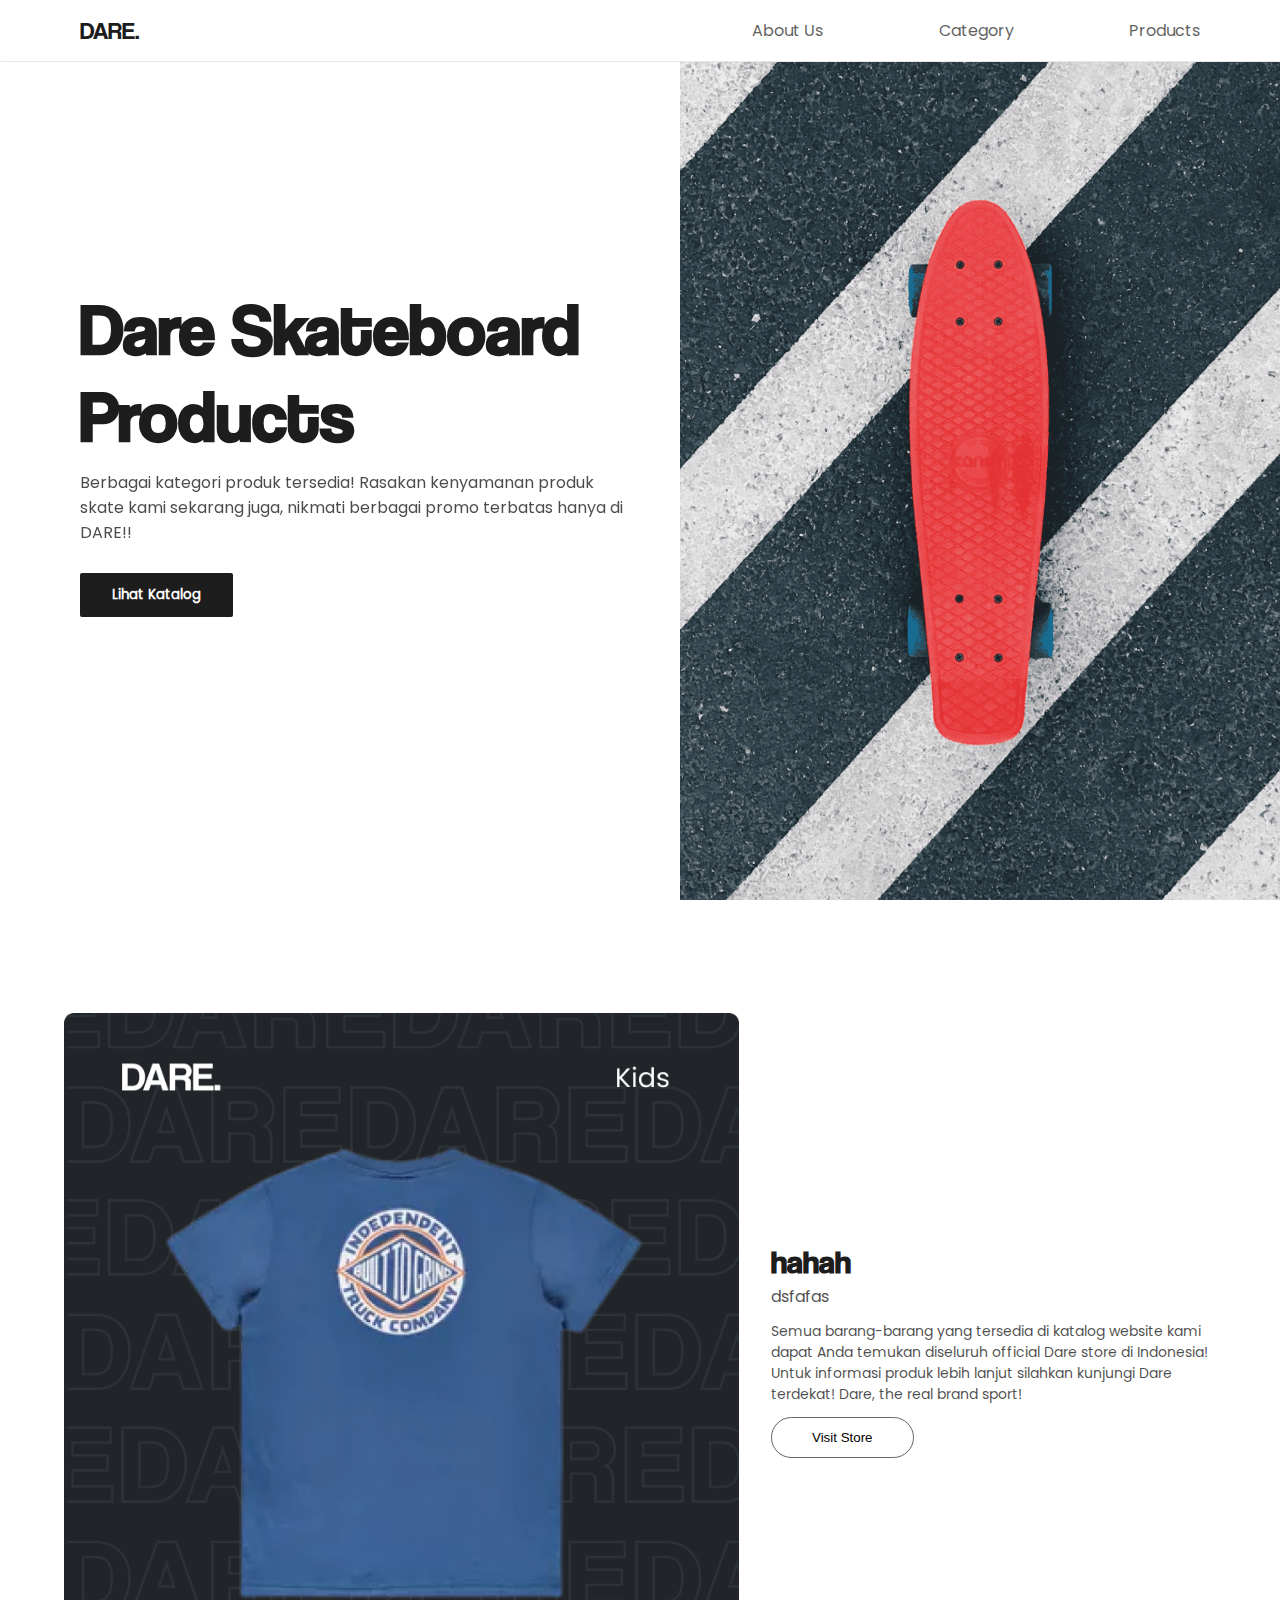
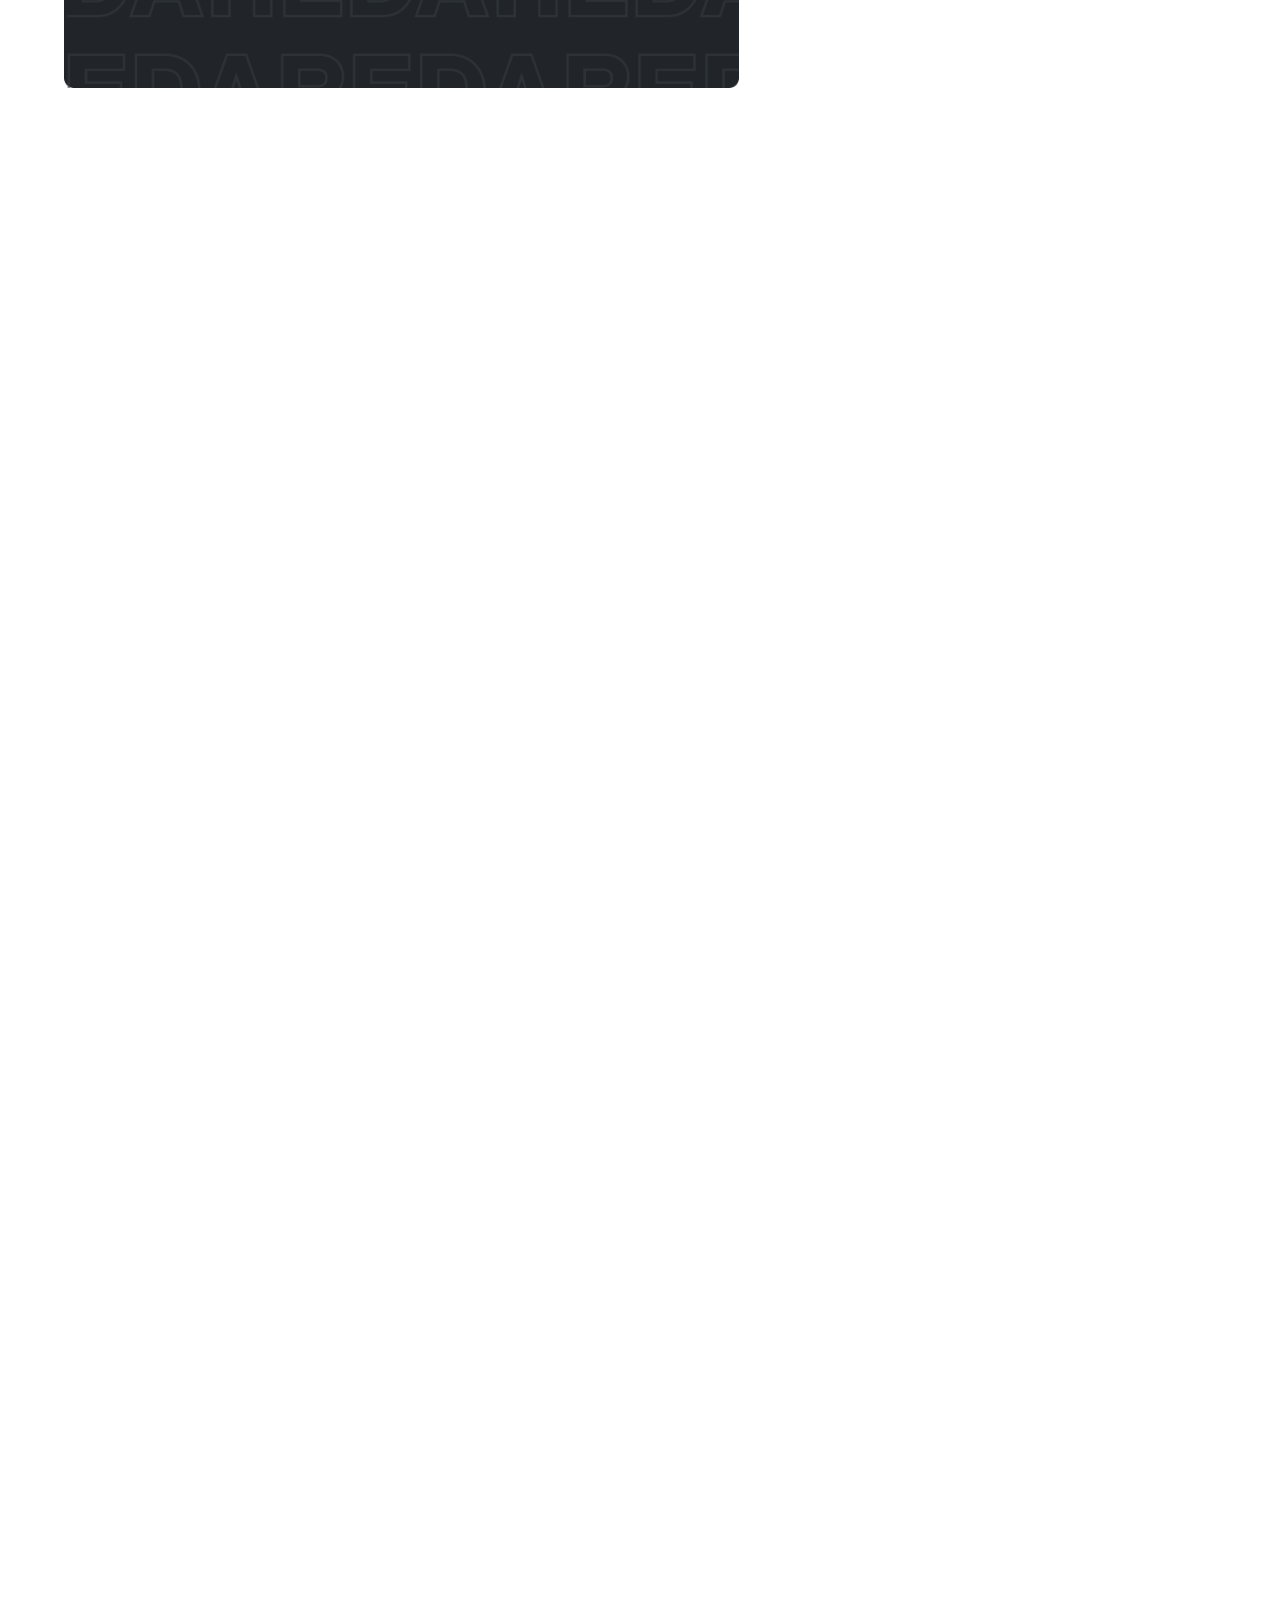
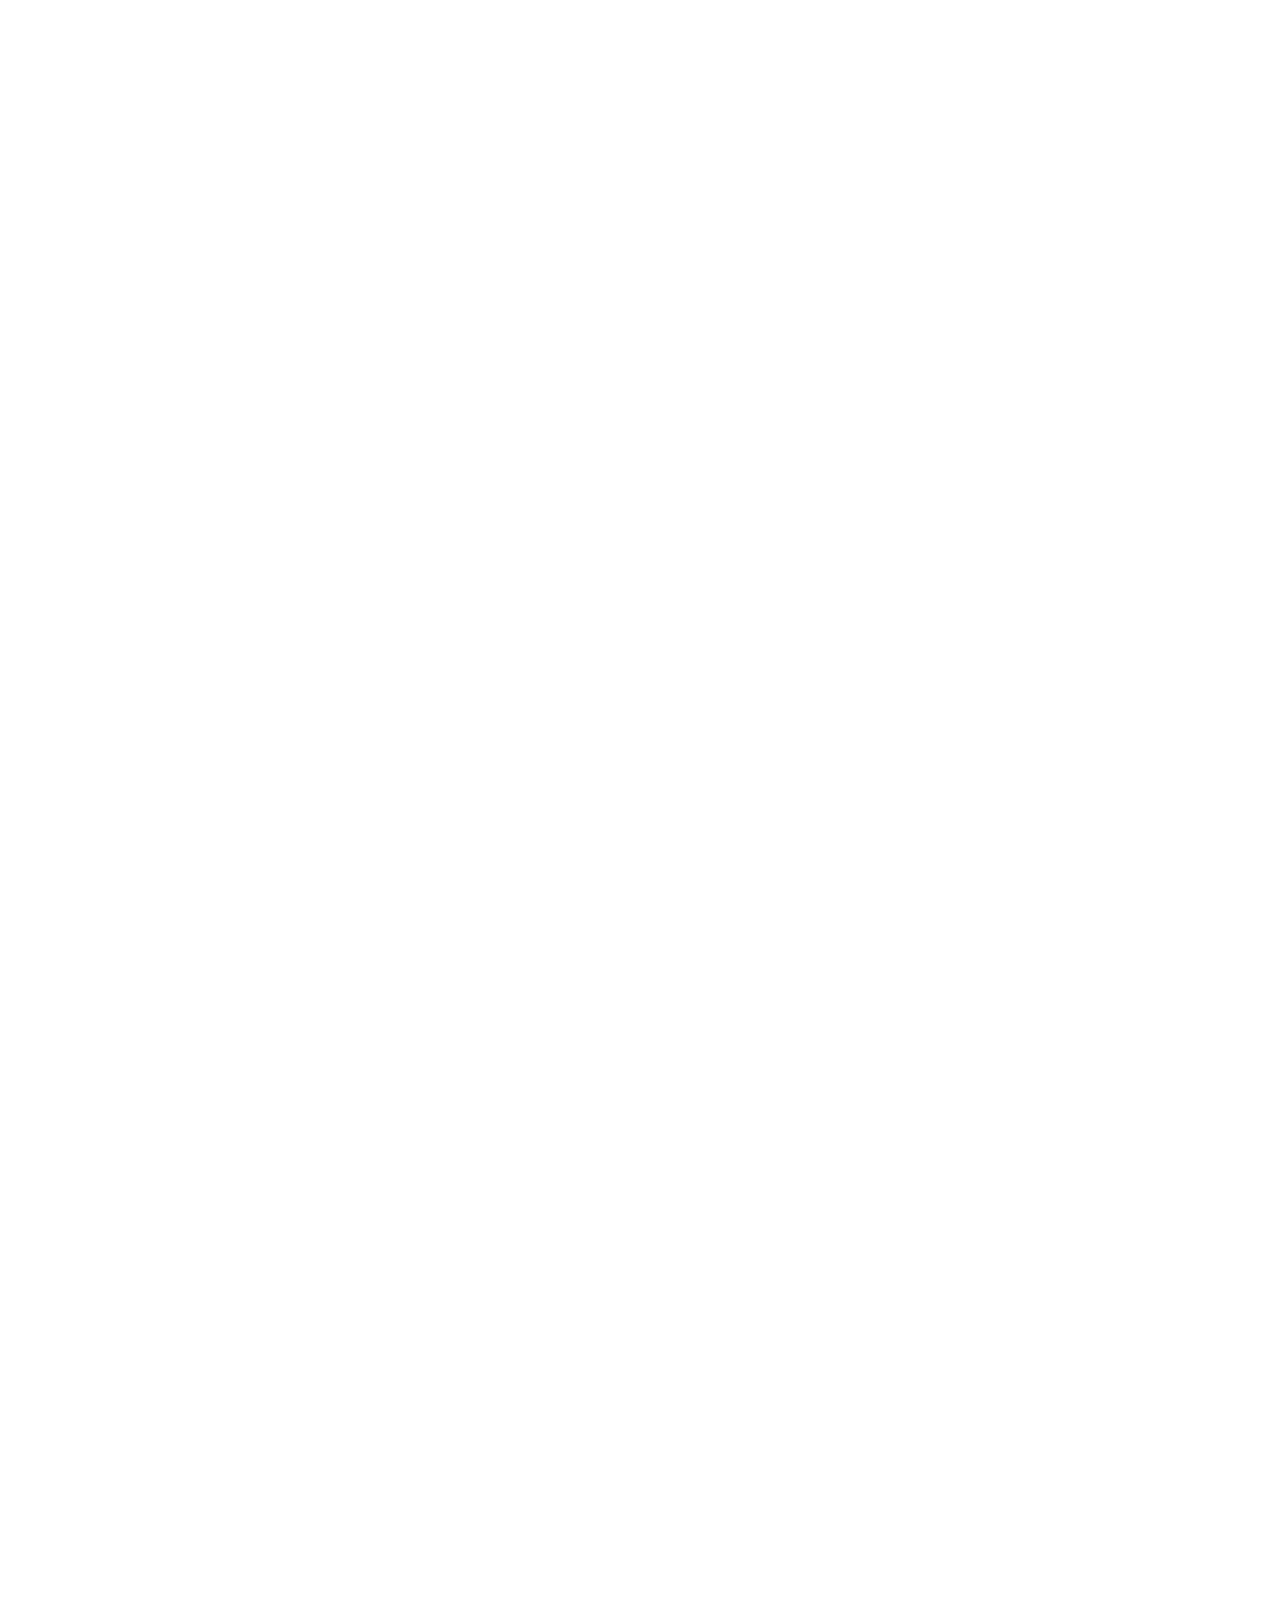
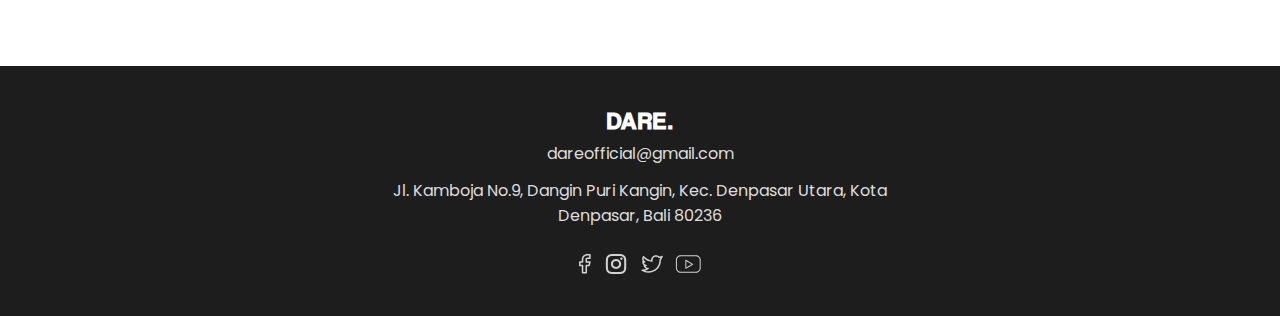
<file: dare/skateboard.html>
<!DOCTYPE html>
<html lang="en">

<head>
  <meta charset="UTF-8">
  <meta name="viewport" content="width=device-width, initial-scale=1.0">
  <!-- My CSS -->
  <link rel="stylesheet" href="style.css">
  <!-- CSS -->
  <link rel="stylesheet" href="dist/aos.css">
  <title>DARE. | The real skateboards brand</title>
</head>

<body>
  <!-- NAV -->
  <nav>
    <div class="navCover">
      <a href="index.html">DARE.</a>
      <div class="ham">
        <span></span>
        <span></span>
        <span></span>
      </div>
      <div class="navList">
        <a href="about.html">About Us</a>
        <a href="category.html">Category</a>
        <a href="product.html">Products</a>
      </div>
    </div>
  </nav>
  <div class="mobile_nav">
    <div class="mobile_navList">
      <a href="about.html">About Us</a>
      <a href="category.html">Category</a>
      <a href="product.html">Products</a>
    </div>
  </div>
  <!-- END NAV -->
  <!-- HERO -->
  <section class="hero_right skateboard">
    <div class="text_hero">
      <h1 class="hero_text" data-aos="fade-right" data-aos-duration="700"data-aos-delay="500">Dare Skateboard
        Products</h1>
      <p class="hero_sub" data-aos="fade-right" data-aos-duration="700"data-aos-delay="1000">Berbagai kategori produk tersedia! Rasakan kenyamanan produk skate kami sekarang juga, nikmati
        berbagai promo terbatas
        hanya di DARE!!</p>
      <a href="product.html" data-aos="fade-right" data-aos-duration="700"data-aos-delay="1500">
        <button>Lihat Katalog</button>
      </a>
    </div>
    <div class="image"></div>
  </section>
  <!-- END HERO -->
  <!-- MOVE TEXT -->
  <section class="move_text move_khusus">
    <h1>DARE YOUR OWN LIMITS</h1>
  </section>
  <!-- END MOVE TEXT -->
  <main>
    <div class="container">
      <!-- VERTICAL -->
      <section class="vertical">
        <div class="text_verti">
          <h1 data-aos="fade-right" data-aos-duration="700"data-aos-delay="500">Dare Skateboard
            Products Category</h1>
          <p data-aos="fade" data-aos-duration="700"data-aos-delay="1000">Lihat semua koleksi produk DARE khusus untuk pria! Model sederhana yang tetap trending untuk digunakan sehari-hari!
          Periksa seluruh produk kami sekarang juga!</p>
        </div>
        <div class="photo_verti" data-aos="fade-up" data-aos-duration="700"data-aos-delay="1500">
          <img src="assets/skateboard_verti_1.png" alt="">
          <img src="assets/skateboard_verti_2.png" alt="">
        </div>
      </section>
      <!-- END VERTICAL -->
      <!-- CLOTHING -->
      <section class="clothing">
        <h1 class="title_clothing" data-aos="fade-up" data-aos-duration="700"data-aos-delay="500">Dare Skateboard Decks</h1>
        <p class="sub_clothing" data-aos="fade-up" data-aos-duration="700"data-aos-delay="1000">Beragam pilihan deks skateboard</p>

        <div class="box_clothing" data-aos="fade-up" data-aos-duration="700"data-aos-delay="1500">
          <div class="item_clothing kartu">
            <img src="assets/skateboard_1.png" alt="">
            <div class="detail_clothing">
              <p class="name_product">Yellow Doodle Decks</p>
              <p class="price">IDR 165.000</p>
              <div class="action_area">
                <button class="look">Lihat</button>
                <button class="like"></button>
              </div>
            </div>
          </div>
          <div class="item_clothing kartu">
            <img src="assets/skateboard_2.png" alt="">
            <div class="detail_clothing">
              <p class="name_product">White Pyramid Decks</p>
              <p class="price">IDR 165.000</p>
              <div class="action_area">
                <button class="look">Lihat</button>
                <button class="like"></button>
              </div>
            </div>
          </div>
          <div class="item_clothing kartu">
            <img src="assets/skateboard_3.png" alt="">
            <div class="detail_clothing">
              <p class="name_product">Blue Sky Dekcs</p>
              <p class="price">IDR 175.000</p>
              <div class="action_area">
                <button class="look">Lihat</button>
                <button class="like"></button>
              </div>
            </div>
          </div>
        </div>
        <div class="navigation">
          <button class="left"></button>
          <button class="right"></button>
        </div>
      </section>
      <section class="clothing">
        <h1 class="title_clothing" data-aos="fade-up" data-aos-duration="700"data-aos-delay="500">Dare Skateboard Trucks</h1>
        <p class="sub_clothing" data-aos="fade-up" data-aos-duration="700"data-aos-delay="1000">Truks terbaik untuk Anda</p>

        <div class="box_clothing" data-aos="fade-up" data-aos-duration="700"data-aos-delay="1500">
          <div class="item_clothing kartu">
            <img src="assets/skateboard_4.png" alt="">
            <div class="detail_clothing">
              <p class="name_product">Red Grey Trucks</p>
              <p class="price">IDR 100.000</p>
              <div class="action_area">
                <button class="look">Lihat</button>
                <button class="like"></button>
              </div>
            </div>
          </div>
          <div class="item_clothing kartu">
            <img src="assets/skateboard_5.png" alt="">
            <div class="detail_clothing">
              <p class="name_product">Regular Trucks</p>
              <p class="price">IDR 80.000</p>
              <div class="action_area">
                <button class="look">Lihat</button>
                <button class="like"></button>
              </div>
            </div>
          </div>
          <div class="item_clothing kartu">
            <img src="assets/skateboard_6.png" alt="">
            <div class="detail_clothing">
              <p class="name_product">Blue Grey Trucks</p>
              <p class="price">IDR 100.000</p>
              <div class="action_area">
                <button class="look">Lihat</button>
                <button class="like"></button>
              </div>
            </div>
          </div>
        </div>
        <div class="navigation">
          <button class="left"></button>
          <button class="right"></button>
        </div>
      </section>
      <section class="clothing">
        <h1 class="title_clothing" data-aos="fade-up" data-aos-duration="700"data-aos-delay="500">Dare Other Skateboard</h1>
        <p class="sub_clothing" data-aos="fade-up" data-aos-duration="700"data-aos-delay="1000">Berbagai jenis keperluan skateboard yang mungkin Anda cari</p>

        <div class="box_clothing" data-aos="fade-up" data-aos-duration="700"data-aos-delay="1500">
          <div class="item_clothing kartu">
            <img src="assets/skateboard_7.png" alt="">
            <div class="detail_clothing">
              <p class="name_product">Dragon Skateboard Wheel</p>
              <p class="price">IDR 350.000</p>
              <div class="action_area">
                <button class="look">Lihat</button>
                <button class="like"></button>
              </div>
            </div>
          </div>
          <div class="item_clothing kartu">
            <img src="assets/skateboard_8.png" alt="">
            <div class="detail_clothing">
              <p class="name_product">Skateboard Rainbow Bearing</p>
              <p class="price">IDR 150.000</p>
              <div class="action_area">
                <button class="look">Lihat</button>
                <button class="like"></button>
              </div>
            </div>
          </div>
          <div class="item_clothing kartu">
            <img src="assets/skateboard_9.png" alt="">
            <div class="detail_clothing">
              <p class="name_product">Beige Griptape</p>
              <p class="price">IDR 90.000</p>
              <div class="action_area">
                <button class="look">Lihat</button>
                <button class="like"></button>
              </div>
            </div>
          </div>
        </div>
        <div class="navigation">
          <button class="left"></button>
          <button class="right"></button>
        </div>
      </section>
      <!-- END CLOTHING -->
      <section class="detial_produk_zoom">
        <div class="cover_move_zoom">
          <img src="assets/kids_1.png" alt="">
          <div class="text_zoom">
            <h1>hahah</h1>
            <p>dsfafas</p>
            <p>Semua barang-barang yang tersedia di katalog website kami dapat Anda temukan diseluruh official Dare store di
              Indonesia! Untuk informasi produk lebih lanjut silahkan kunjungi Dare terdekat! Dare, the real brand sport!</p>
            <a href="https://goo.gl/maps/6KUogW3UAE58aCVv6">
              <button>Visit Store</button>
            </a>
          </div>
        </div>
      </section>
      <!-- OTHER -->
      <section class="choose other">
        <div class="other_text">
          <h1 data-aos="fade-right" data-aos-duration="700"data-aos-delay="500">Other Dare
            Products Category</h1>
          <p data-aos="fade" data-aos-duration="700"data-aos-delay="1000">Lihat pula kategori lainnya dari produk DARE disini. Temukan kategori yang sesuai dengan dirimu dan mulai
            eksplor dirimu
            sendiri. DARE Your Own Limits!</p>
        </div>
        <div class="box_choose" data-aos="fade-up" data-aos-duration="700"data-aos-delay="1500">
          <a href="men.html">
            <div class="item_choose" style="background-image: url(assets/men.png);">
              <div class="name_choose">Men</div>
              <div class="deskripsi_choose">T-Shirt, Pants, Shoes</div>
            </div>
          </a>
          <a href="women.html">
            <div class="item_choose" style="background-image: url(assets/women.png);">
              <div class="name_choose">Women</div>
              <div class="deskripsi_choose">T-Shirt, Pants, Outer</div>
            </div>
          </a>
          <a href="kids.html">
            <div class="item_choose" style="background-image: url(assets/kids.png);">
              <div class="name_choose">Kids</div>
              <div class="deskripsi_choose">T-Shirt, Pants, Shoes</div>
            </div>
          </a>
        </div>
        <div class="navigation">
          <button class="left"></button>
          <button class="right"></button>
        </div>
      </section>
      <!-- END OTHER -->
    </div>
  </main>
  <footer>
    <h1>DARE.</h1>
    <p>dareofficial@gmail.com</p>
    <p>Jl. Kamboja No.9, Dangin Puri Kangin, Kec. Denpasar Utara, Kota Denpasar, Bali 80236</p>
    <img src="assets/sosmed.svg" alt="">
  </footer>

</body>
<script src="script.js"></script>
<script src="kategori.js"></script>
<script src="dist/aos.js"></script>
<script>
  AOS.init();
</script>
</html>
</file>
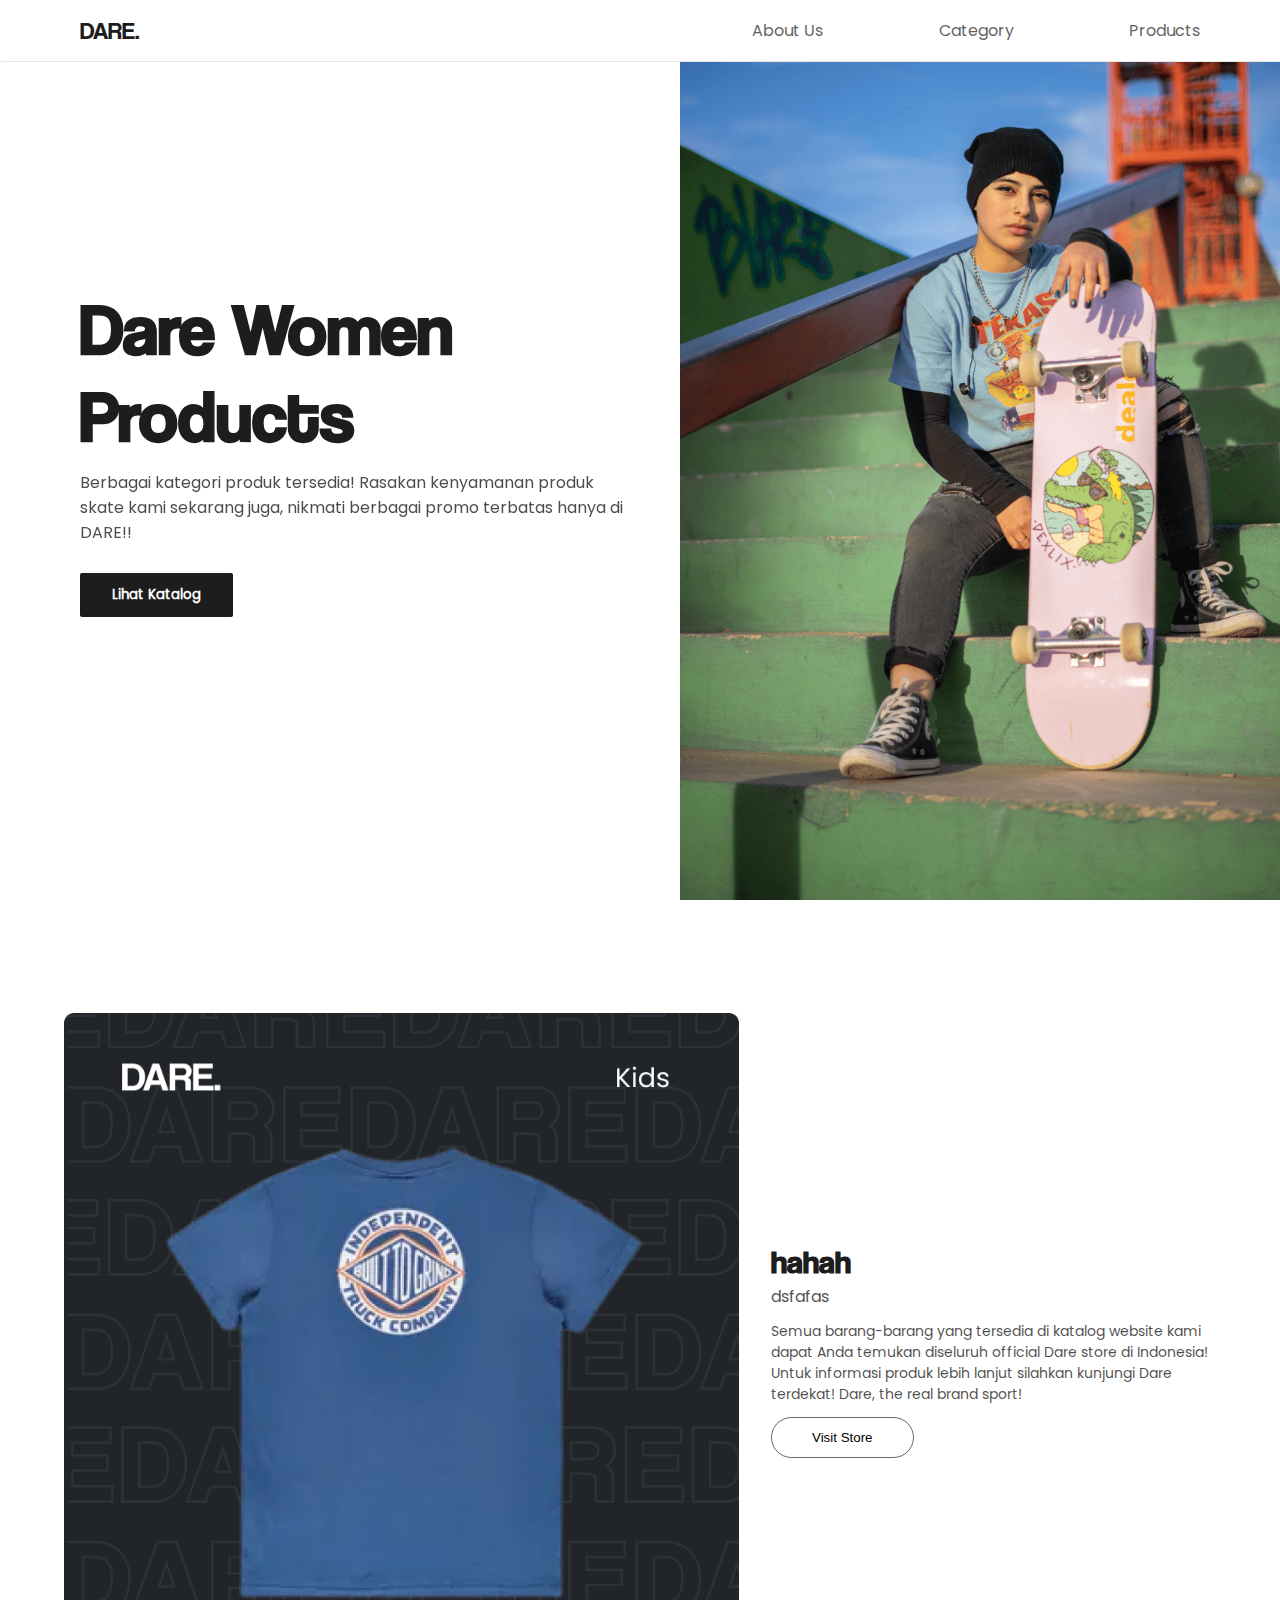
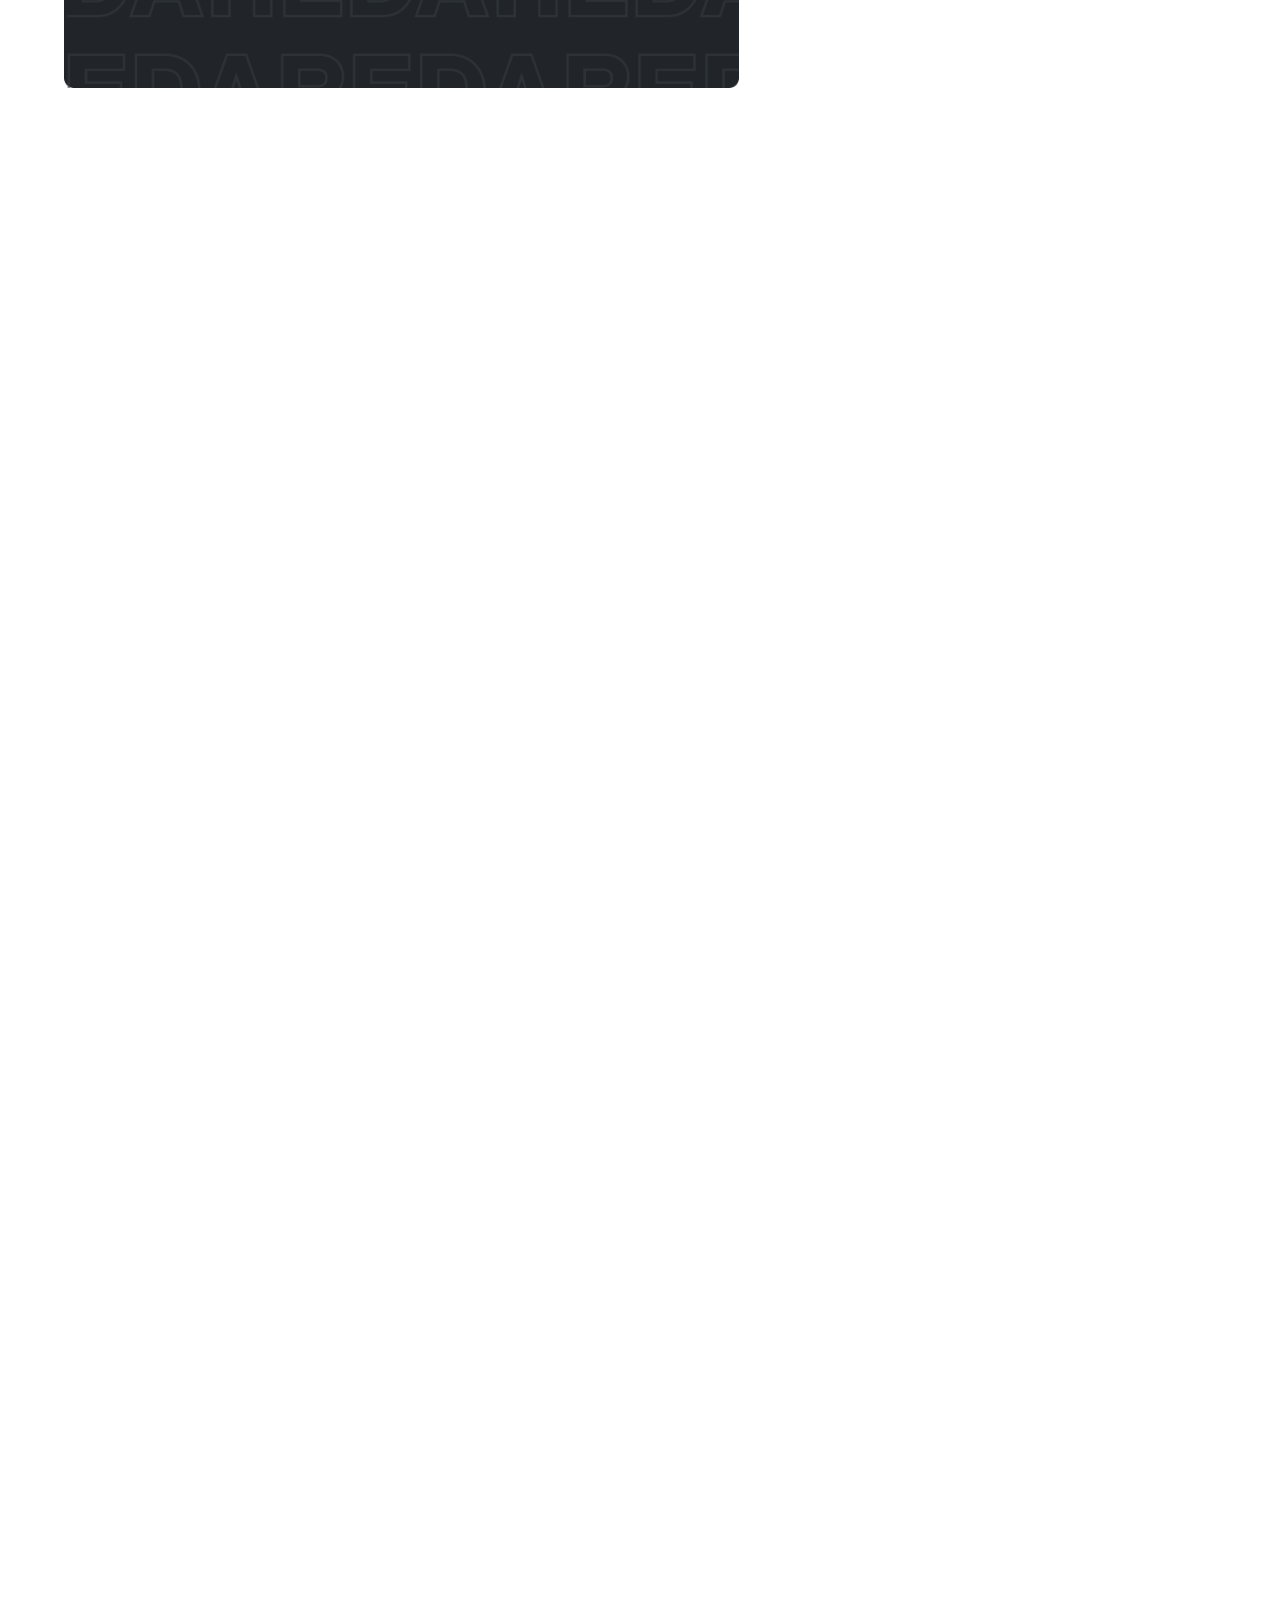
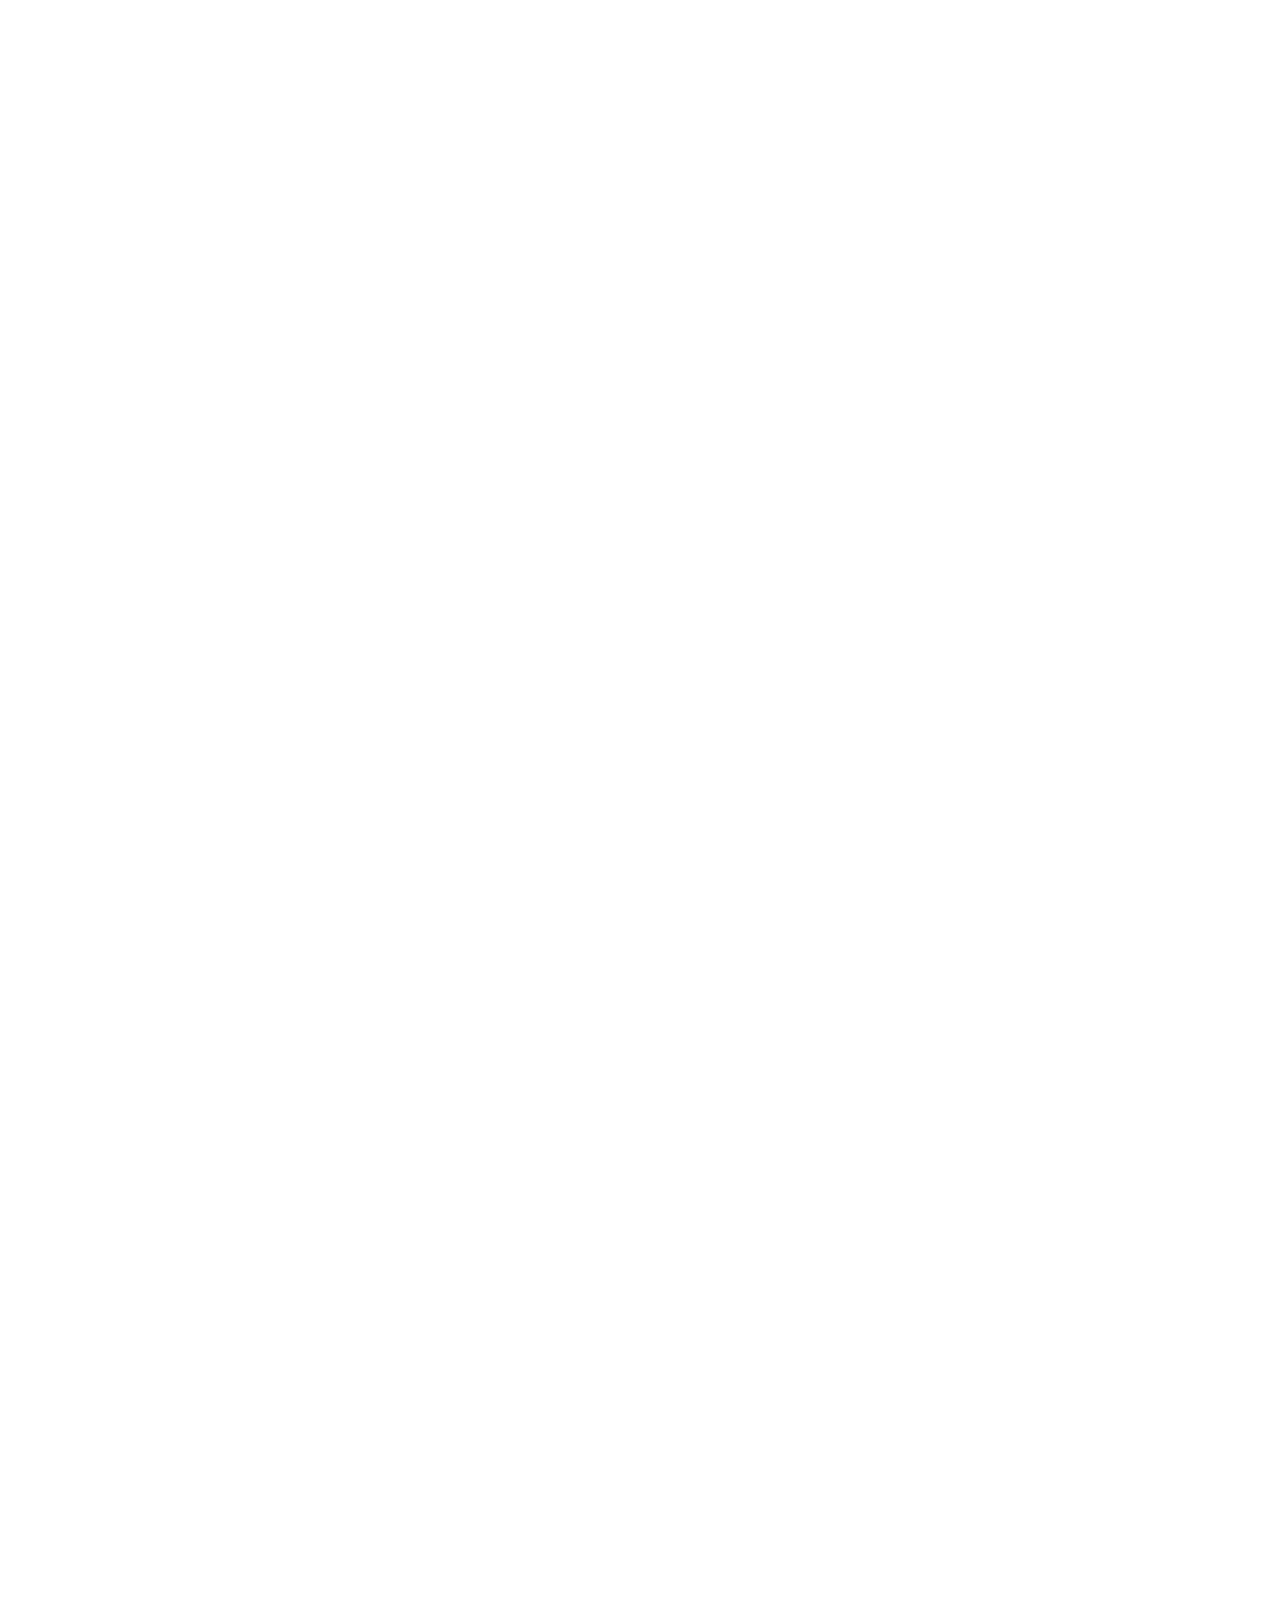
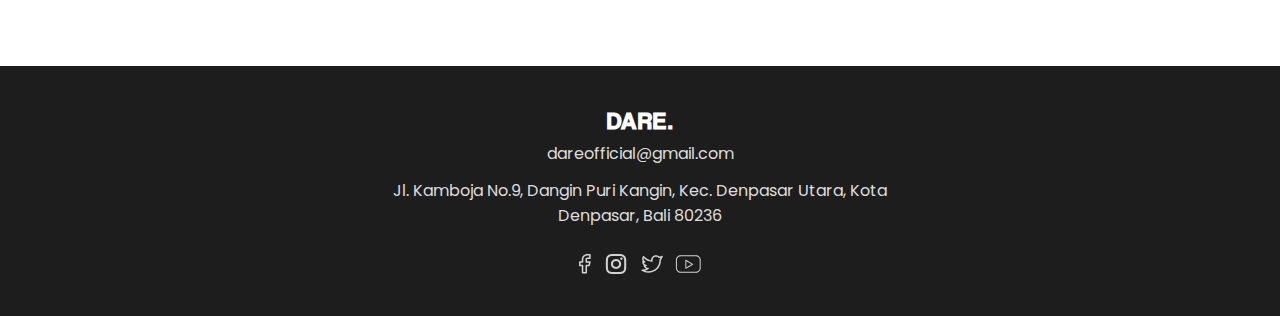
<file: dare/women.html>
<!DOCTYPE html>
<html lang="en">

<head>
  <meta charset="UTF-8">
  <meta name="viewport" content="width=device-width, initial-scale=1.0">
  <!-- My CSS -->
  <link rel="stylesheet" href="style.css">
  <!-- AOS -->
  <link rel="stylesheet" href="dist/aos.css">
  <title>DARE. | The real skateboards brand</title>
</head>

<body>
  <!-- NAV -->
  <nav>
    <div class="navCover">
      <a href="index.html">DARE.</a>
      <div class="ham">
        <span></span>
        <span></span>
        <span></span>
      </div>
      <div class="navList">
        <a href="about.html">About Us</a>
        <a href="category.html">Category</a>
        <a href="product.html">Products</a>
      </div>
    </div>
  </nav>
  <div class="mobile_nav">
    <div class="mobile_navList">
      <a href="about.html">About Us</a>
      <a href="category.html">Category</a>
      <a href="product.html">Products</a>
    </div>
  </div>
  <!-- END NAV -->
  <!-- HERO -->
  <section class="hero_right women">
    <div class="text_hero">
      <h1 class="hero_text hero_title_fix" data-aos="fade-right" data-aos-duration="700"data-aos-delay="500">Dare Women
        Products</h1>
      <p class="hero_sub hero_sub_fix" data-aos="fade-right" data-aos-duration="700"data-aos-delay="1000">Berbagai kategori produk tersedia! Rasakan kenyamanan produk skate kami sekarang juga, nikmati
        berbagai promo terbatas
        hanya di DARE!!</p>
      <a href="product.html" data-aos="fade-right" data-aos-duration="700"data-aos-delay="1500">
        <button>Lihat Katalog</button>
      </a>
    </div>
    <div class="image"></div>
  </section>
  <!-- END HERO -->
  <!-- MOVE TEXT -->
  <section class="move_text move_khusus">
    <h1>DARE YOUR OWN LIMITS</h1>
  </section>
  <!-- END MOVE TEXT -->
  <main>
    <div class="container">
      <!-- VERTICAL -->
      <section class="vertical">
        <div class="text_verti">
          <h1 data-aos="fade-right" data-aos-duration="700"data-aos-delay="500">Dare Women
            Products Category</h1>
          <p data-aos="fade" data-aos-duration="700"data-aos-delay="1000">Lihat semua koleksi produk DARE khusus untuk wanita! Model mewah yang tetap terlihat menarik dan tidak mencolok ketika
          dikenakan. Kenyaman tetap nomor satu!</p>
        </div>
        <div class="photo_verti" data-aos="fade-up" data-aos-duration="700"data-aos-delay="1500"> 
          <img src="assets/women_verti_1.png" alt="">
          <img src="assets/women_verti_2.png" alt="">
        </div>
      </section>
      <!-- END VERTICAL -->
      <!-- CLOTHING -->
      <section class="clothing">
        <h1 class="title_clothing" data-aos="fade-up" data-aos-duration="700"data-aos-delay="500">Dare Women Clothes</h1>
        <p class="sub_clothing" data-aos="fade-up" data-aos-duration="700"data-aos-delay="1000">Baju kaos polos, berpola cocok untuk skateboarding!</p>

        <div class="box_clothing" data-aos="fade-up" data-aos-duration="700"data-aos-delay="1500">
          <div class="item_clothing kartu">
            <img src="assets/women_1.png" alt="">
            <div class="detail_clothing">
              <p class="name_product">Purple Light T-Shirt</p>
              <p class="price">IDR 85.000</p>
              <div class="action_area">
                <button class="look">Lihat</button>
                <button class="like"></button>
              </div>
            </div>
          </div>
          <div class="item_clothing kartu">
            <img src="assets/women_2.png" alt="">
            <div class="detail_clothing">
              <p class="name_product">Blue Over T-Shirt</p>
              <p class="price">IDR 85.000</p>
              <div class="action_area">
                <button class="look">Lihat</button>
                <button class="like"></button>
              </div>
            </div>
          </div>
          <div class="item_clothing kartu">
            <img src="assets/women_3.png" alt="">
            <div class="detail_clothing">
              <p class="name_product">Magenta Sablon T-Shirt</p>
              <p class="price">IDR 70.000</p>
              <div class="action_area">
                <button class="look">Lihat</button>
                <button class="like"></button>
              </div>
            </div>
          </div>
        </div>
        <div class="navigation">
          <button class="left"></button>
          <button class="right"></button>
        </div>
      </section>
      <section class="clothing">
        <h1 class="title_clothing" data-aos="fade-up" data-aos-duration="700"data-aos-delay="500">Dare Women Pants</h1>
        <p class="sub_clothing" data-aos="fade-up" data-aos-duration="700"data-aos-delay="1000">Celana panjang cocok skateboarding</p>

        <div class="box_clothing" data-aos="fade-up" data-aos-duration="700"data-aos-delay="1500">
          <div class="item_clothing kartu">
            <img src="assets/women_4.png" alt="">
            <div class="detail_clothing">
              <p class="name_product">Blue Jeans Over</p>
              <p class="price">IDR 140.000</p>
              <div class="action_area">
                <button class="look">Lihat</button>
                <button class="like"></button>
              </div>
            </div>
          </div>
          <div class="item_clothing kartu">
            <img src="assets/women_5.png" alt="">
            <div class="detail_clothing">
              <p class="name_product">Long Over Beige</p>
              <p class="price">IDR 140.000</p>
              <div class="action_area">
                <button class="look">Lihat</button>
                <button class="like"></button>
              </div>
            </div>
          </div>
          <div class="item_clothing kartu">
            <img src="assets/women_6.png" alt="">
            <div class="detail_clothing">
              <p class="name_product">Long Kulot Grey</p>
              <p class="price">IDR 140.000</p>
              <div class="action_area">
                <button class="look">Lihat</button>
                <button class="like"></button>
              </div>
            </div>
          </div>
        </div>
        <div class="navigation">
          <button class="left"></button>
          <button class="right"></button>
        </div>
      </section>
      <section class="clothing">
        <h1 class="title_clothing" data-aos="fade-up" data-aos-duration="700"data-aos-delay="500">Dare Women Outer</h1>
        <p class="sub_clothing" data-aos="fade-up" data-aos-duration="700"data-aos-delay="1000">Berbagai jenis outer menarik</p>

        <div class="box_clothing" data-aos="fade-up" data-aos-duration="700"data-aos-delay="1500">
          <div class="item_clothing kartu">
            <img src="assets/women_7.png" alt="">
            <div class="detail_clothing">
              <p class="name_product">Liger Jacket Pocket</p>
              <p class="price">IDR 445.000</p>
              <div class="action_area">
                <button class="look">Lihat</button>
                <button class="like"></button>
              </div>
            </div>
          </div>
          <div class="item_clothing kartu">
            <img src="assets/women_8.png" alt="">
            <div class="detail_clothing">
              <p class="name_product">Black Jacket Wool</p>
              <p class="price">IDR 550.000</p>
              <div class="action_area">
                <button class="look">Lihat</button>
                <button class="like"></button>
              </div>
            </div>
          </div>
          <div class="item_clothing kartu">
            <img src="assets/women_9.png" alt="">
            <div class="detail_clothing">
              <p class="name_product">Magenta Long Sweeter</p>
              <p class="price">IDR 350.000</p>
              <div class="action_area">
                <button class="look">Lihat</button>
                <button class="like"></button>
              </div>
            </div>
          </div>
        </div>
        <div class="navigation">
          <button class="left"></button>
          <button class="right"></button>
        </div>
      </section>
      <section class="detial_produk_zoom">
        <div class="cover_move_zoom">
          <img src="assets/kids_1.png" alt="">
          <div class="text_zoom">
            <h1>hahah</h1>
            <p>dsfafas</p>
            <p>Semua barang-barang yang tersedia di katalog website kami dapat Anda temukan diseluruh official Dare store di
              Indonesia! Untuk informasi produk lebih lanjut silahkan kunjungi Dare terdekat! Dare, the real brand sport!</p>
            <a href="https://goo.gl/maps/6KUogW3UAE58aCVv6">
              <button>Visit Store</button>
            </a>
          </div>
        </div>
      </section>
      <!-- END CLOTHING -->
      <!-- OTHER -->
      <section class="choose other">
        <div class="other_text">
          <h1 data-aos="fade-right" data-aos-duration="700"data-aos-delay="500">Other Dare
            Products Category</h1>
          <p class="sub_sec_fix" data-aos="fade" data-aos-duration="700"data-aos-delay="1000">Lihat pula kategori lainnya dari produk DARE disini. Temukan kategori yang sesuai dengan dirimu dan mulai
            eksplor dirimu
            sendiri. DARE Your Own Limits!</p>
        </div>
        <div class="box_choose" data-aos="fade-up" data-aos-duration="700"data-aos-delay="1500">
          <a href="men.html">
            <div class="item_choose" style="background-image: url(assets/men.png);">
              <div class="name_choose">Men</div>
              <div class="deskripsi_choose">T-Shirt, Pants, Shoes</div>
            </div>
          </a>
          <a href="kids.html">
            <div class="item_choose" style="background-image: url(assets/kids.png);">
              <div class="name_choose">Kids</div>
              <div class="deskripsi_choose">T-Shirt, Pants, Shoes</div>
            </div>
          </a>
          <a href="skateboard.html">
            <div class="item_choose" style="background-image: url(assets/skateboard.png);">
              <div class="name_choose">Skateboard</div>
              <div class="deskripsi_choose">Decks, Trucks, Other</div>
            </div>
          </a>
        </div>
        <div class="navigation">
          <button class="left"></button>
          <button class="right"></button>
        </div>
      </section>
      <!-- END OTHER -->
    </div>
  </main>
  <footer>
    <h1>DARE.</h1>
    <p>dareofficial@gmail.com</p>
    <p>Jl. Kamboja No.9, Dangin Puri Kangin, Kec. Denpasar Utara, Kota Denpasar, Bali 80236</p>
    <img src="assets/sosmed.svg" alt="">
  </footer>

</body>
<script src="script.js"></script>
<script src="kategori.js"></script>
<script src="dist/aos.js"></script>
<script>
  AOS.init();
</script>
</html>
</file>
<file: Cek Khodam/style.css>
* {
    margin: 0;
    padding: 0;
    box-sizing: border-box;
    font-family: 'Franklin Gothic Medium', 'Arial Narrow', Arial, sans-serif;
}

body {
    background: url(img/WhatsApp\ Image\ 2024-01-11\ at\ 22.17.16_3aefa274.jpg) no-repeat;
    background-size: 50%;
    background-position: center;
}


.container {
    display: flex;
    align-items: center;
    flex-direction: column;
    gap: 20px;
    padding: 120px 32px;
    margin: 100px 320px;
    background: transparent;
    backdrop-filter: blur(15px);
    box-shadow: 2px 0px 2px 0px;
    border-radius: 12px;
    color: black;

}

.cek_kodam {
    display: flex;
    flex-direction: column;
    gap: 24px;
}

.nama {
    display: flex;
    flex-direction: row;
    font-size: 24px;
    gap: 8px;
}


input {
    padding: 10px 32px 10px 6px;
    border: none;
    border-radius: 8px;
    outline: none;
}



button {
    padding: 12px 32px;
    width: 100%;
    border: none;
    background-color: rgb(26, 56, 134);
    color: white;
    border-radius: 8px;
    cursor: pointer;
}

button:hover {
    background-color: rgb(50, 113, 184);
}

.footer {
    display: flex;
    justify-content: center;
    flex-direction: row;
    gap: 8px;
}

.footer a {
    text-decoration: none;
    color: rgb(35, 35, 160);
}

.footer a:hover {
    color: rgb(11, 11, 231);
}

@media screen and (max-width:1024px) {

    body {
        background-size: 60%;
    }

    .container {
        gap: 24px;
        padding: 80px 32px;
        margin: 100px 200px;

    }

    .nama {
        font-size: 32px;
    }

    input {
        padding: 14px 32px;
    }
}

@media screen and (max-width:867px) {
    body {
        background-size: 70%;
    }

    .container {
        gap: 24px;
        padding: 60px 32px;
        margin: 100px 180px;

    }

    input {
        padding: 14px 32px;
    }

    body h1 {
        font-size: 28px;
    }

    .nama {
        font-size: 24px;
    }
}

@media screen and (max-width:728px) {
    body {
        background-size: 72%;
    }

    .container {
        gap: 24px;
        padding: 60px 32px;
        margin: 100px 160px;

    }

    body h1 {
        font-size: 24px;
    }

    .nama {
        font-size: 24px;
    }

    input {
        padding: 12px 32px;
    }
}

@media screen and (max-width:674px) {
    body {
        background-size: 75%;
    }

    .container {
        gap: 24px;
        padding: 60px 32px;
        margin: 100px 130px;

    }

    .nama {
        font-size: 24px;
        gap: 32px;
    }

    input {
        padding: 14px 32px;
    }
}

@media screen and (max-width:638px) {

    .container {
        gap: 24px;
        padding: 60px 32px;
        margin: 100px 100px;

    }

    .nama {
        font-size: 28px;
        gap: 20px;

    }

}

@media screen and (max-width:578px) {

    .container {
        gap: 24px;
        padding: 60px 32px;
        margin: 100px 80px;

    }

    body {
        background-size: 80%;
    }

}

@media screen and (max-width:538px) {
    .container {
        gap: 24px;
        padding: 60px 32px;
        margin: 100px 60px;

    }

    body {
        background-size: cover;
    }
}

@media screen and (max-width:498px) {

    body {
        background-size: cover;
    }

    .container {
        gap: 24px;
        padding: 60px 32px;
        margin: 100px 40px;

    }
}

@media screen and (max-width:458px) {

    body {
        background-size: cover;
    }

    .container {
        gap: 24px;
        padding: 60px 32px;
        margin: 100px 30px;
    }


}

@media screen and (max-width:438px) {

    body {
        background-size: cover;
    }

    .container {
        gap: 24px;
        padding: 60px 32px;
        margin: 100px 20px;
    }


}

@media screen and (max-width:418px) {
    body {
        background-size: cover;
    }

    .container {
        gap: 24px;
        padding: 60px 32px;
        margin: 100px 10px;
    }


}

@media screen and (max-width:398px) {
    body {
        background-size: cover;
    }

    .container {
        gap: 24px;
        padding: 60px 32px;
        margin: 100px 0px;
    }


}

@media screen and (max-width:378px) {
    body {
        background-size: cover;
    }

    .container {
        gap: 24px;
        padding: 60px 32px;
        margin: 100px 0px;
    }

    .nama {
        font-size: 24px;

    }

}

@media screen and (max-width:366px) {
    body {
        background-size: cover;
    }

    .container {
        gap: 24px;
        padding: 60px 32px;
        margin: 100px 0px;
    }

    .nama {
        font-size: 20px;

    }

}
</file>
<file: Mobius 118th/style.css>
@font-face {
    font-family: Mobius;
    src: url(asset/mobius.otf);
}
@font-face {
    font-family: Genosida;
    src: url(asset/genosida.otf);
}
@font-face {
    font-family: Sastra;
    src: url(asset/sastra.ttf);
}
@font-face {
    font-family: Argya;
    src: url(asset/Argya.ttf);
}
@font-face {
    font-family: Gik;
    src: url(asset/gir5.ttf);
}

/* Warna */
.blue {
    color: rgb(20, 83, 218);
}
.default {
    font-family: Arial, Helvetica, sans-serif;
    font-size: 18px;
    font-weight: bold;
}

* {
    padding: 0;
    margin: 0;
    box-sizing: border-box;
}

/* Navigasi bar */

nav {
    display: flex;
    flex-direction: row;
    align-items: center;
    justify-content: space-between;
    position: fixed;
    width: 100%;
    padding-left: 48px; padding-right: 48px;
}

.kiri h1 {
    font-size: 36px;
    font-family: 'Mobius';
}

.kanan {
    display: flex;
    flex-direction: row;
    gap: 128px;
}
.kanan .list {
    display: flex;
    flex-direction: row;
    align-items: center;
    gap: 36px;
}

.kanan .list a {
    text-decoration: none;
    font-family: 'Genosida';
    font-size: 24px;
    color: black;
}
.kanan .icon {
    display: flex;
    align-items: center;
    justify-content: center;
    gap: 48px;
}

/* Main njir */
.main-body {
    display: flex;
    flex-direction: row;
    align-items: center;
    justify-content: space-evenly;
    gap: 40px;
    margin: 56px;
    padding-left: 150px; padding-right: 150px;
    height: 85vh;
}
.main-body h1 {
    font-family: 'Sastra';
    font-size: 76px;
}
.main-body h2 {
    color: rgb(248, 248, 248);
    font-size: 18px;
    padding: 10px;
    font-family: 'Argya';
}
.main-body p {
    font-family: 'Gik';
    font-size: 20px;
    padding-bottom: 48px; padding-top: 48px;
}
.main-body ul {
    margin-left: 28px;
    font-family: Arial, Helvetica, sans-serif;
    font-weight: bold;
}
.main-body .box {
    background-color: rgb(20, 83, 218);
    display: flex;
    align-items: center;
    justify-content: center;
    width: 256px;
}

/* Bagian bawah */

.floor {
    background-color: rgb(20, 83, 218);
    padding-top: 32px;
    margin-left: 200px; margin-right: 600px;
}
</file>
<file: traavel/style.css>
/*
font-family: 'Balsamiq Sans', cursive;
font-family: 'Poppins', sans-serif;
*/
p{
  font-family: 'Poppins', sans-serif;
}
body{
  background-color: #fcfcfc;
}
.boxs{
  max-width: 100%;
  box-sizing: border-box;
  overflow: hidden;
  padding: 0 60px;
}
@media screen and (max-width:576px) {
  .boxs{
    padding: 0 20px;
  }
}
/* navbar */
nav {
  width: 100%;
  height: 65px;
  position: absolute;
  top: 20px;
  left: 0;
  z-index: 99;
  /* transition: 0.4s; */
}
.nav{
  display: flex ;
  justify-content: space-between;
  align-items: flex-start;
  height: 100%;
}
.nav .left-box{
  display: flex;
  justify-content: flex-start;
  align-items: center;
  text-align: center;
  height: 100%;
  flex: 5;
}
.nav .left-box a{
  text-decoration: none;
  color: white;
  font-family: 'Balsamiq Sans', cursive;
  font-size: 24px;
  font-weight: bold;
}
.nav .right-box{
  display: flex;
  justify-content: space-between;
  align-items: center;
  height: 100%;
  flex: 4;
}
.nav .right-box .link-box{
  display: flex;
  flex: 1 ;
  justify-content: center;
  align-items: center;
  color: white;
  font-family: 'Poppins', sans-serif;
  cursor: pointer;
  font-size: 14px;
}
.nav .right-box .link-box a{
  margin-bottom: 0;
  text-decoration: none;
  color: white;
}
.nav .right-box .link-box a:hover{
  font-weight: bold;
  font-size: 16px;
  transform: 0.3s;
}
.navOnScrolled{
  top: 0px;
  filter: drop-shadow(0px 1px 5px rgba(0, 0, 0, 0.35));
  position: fixed;
  /* transition: 0.5s; */
}
.navOnScrolled .nav .left-box a,
.navOnScrolled .nav .right-box .link-box a{
  background: linear-gradient(317.28deg, #16b1db -12%, #62cf7c 121.65%);
  -webkit-background-clip: text;
  -webkit-text-fill-color: transparent;
  text-shadow: 1px 1px 10px rgba(3, 194, 247, 0.2);
}
.navOnScrolled .ham-menu span{
  background: linear-gradient(317.28deg, #16b1db -12%, #62cf7c 121.65%);
}
.navOnScrolledCollor{
  background-color: white;
  transition: 0.4s;
}
.ham-menu{
  height: 50px;
  aspect-ratio: 1 / 1;
  display: flex;
  justify-content: space-evenly;
  align-items:center;
  padding: 10px;
  cursor: pointer;
  flex-direction: column;
  display: none;
}
.ham-menu span{
  width: 100%;
  height: 3px;
  border-radius: 3px;
  background-color: white;
  position: relative;
  display: block;
}
@media screen and (max-width:897px) {
  .nav .left-box{
    flex: 3;
  }
  .nav .right-box{
    flex: 5;
  }
  .nav .right-box .link-box{
    font-size: 12px;
  }
  .nav .left-box a{
    font-size: calc(12px * 1.618);
  }
  nav{
    height: 60px;
  }
}
@media screen and (max-width:576px){
  .nav .right-box .link-box{
    display: none;
  }
  .ham-menu{
    display: flex;
  }
  .nav .right-box{
    justify-content: flex-end;
  }
}

/* navbar ham menu animation */
.mobile-nav{
  width: 100vw;
  position: fixed;
  top: 0;
  left: 0;
  background-color: white;
  z-index: 10;
  height: 100vh;
  transform: translateX(100%);
  padding-top: 60px;
  transition: 0.5s;
  display: flex;
  justify-content: space-around;
  align-items: center;
  flex-direction: column;
}
.mobile-nav .link-box{
  width: 100%;
  height: calc(100% / 5);
  display: flex;
  justify-content: center;
  align-items: center;
}
.mobile-nav .link-box a{
  text-decoration: none;
  font-size: 18px;
  font-weight: bold;
  background: linear-gradient(317.28deg, #16b1db -12%, #62cf7c 121.65%);
  -webkit-background-clip: text;
  -webkit-text-fill-color: transparent;
  text-shadow: 1px 1px 10px rgb(3 194 247 / 20%);
  font-family: 'Poppins', sans-serif;
}
/* navbar */
/* hero section */
.hero-section{
  width: 100%;
  height: 100vh;
  max-height: 1280px;
  background-image: url(img/visualsofdana-uwIRTJuTfkc-unsplash.jpg);
  background-image: url(img/polina-kuzovkova-fqANqUaJ-1Y-unsplash.jpg);
  background-size: cover;
  background-attachment: fixed;
  position: relative;
  z-index: 1;
  background-position: center;
}
.hero-section::after{
  content: "";
  width: 100%;
  height: 100%;
  position: absolute;
  top: 0;
  left: 0;
  background: linear-gradient(162.45deg, rgba(0, 0, 0, 0.4) 0%, rgba(0, 0, 0, 0.1) 109.6%);
  backdrop-filter: blur(2px);
  z-index: 2;
}
.hero-text{
  width: 100%;
  height: 100vh;
  display: flex;
  flex-direction: column;
  justify-content: center;
  position: relative;
  top: -20px;
  z-index: 3;
  color: white;
  width: 56vw;
}
.hero-text h1{
  font-size: calc(24px * 1.618);
  font-family: 'Balsamiq Sans', cursive;
font-family: 'Poppins', sans-serif;

  /* text-shadow: 1px 2px 1px rgba(0, 0, 0, 0.25) */
}
.hero-text h1 span{
  /* background: linear-gradient(94.68deg, #F9C823 -9.66%, #FC506E 109.41%); */
  background: linear-gradient(317.28deg, #16b1db -12%, #62cf7c 121.65%);
  -webkit-background-clip: text;
  -webkit-text-fill-color: transparent;
  font-weight: bold;
}
.hero-text p{
  font-size: 18px;
  margin-right: 50px;
}
.hero-text button{
  width: 160px;
  aspect-ratio: 16 / 4;
  border: none;
  border-radius: 3px;
  color: white;
  background: linear-gradient(94.68deg, #F9C823 -9.66%, #FC506E 109.41%);
  background: linear-gradient(317.28deg, #16b1db -12%, #62cf7c 121.65%);
  font-weight: bold;
  font-size: 14px;
  font-family: 'Poppins', sans-serif;
}
@media screen and (max-width:562px) {
  .hero-text{
    top: -40px;
    width: 100vw !important;
  }
  .hero-text h1{
    font-size: calc(13px * 1.618);
    margin-bottom: 10px;
  }
  .hero-text p{
    font-size: 13px;
    margin-bottom: 10px;
  }
  .hero-text button{
    width: 120px;
    aspect-ratio: 16 / 4;
    font-size: 13px;
  }
}
@media screen and (max-width:897px) {
  .hero-text{
    top: -30px;
    width: 85vw;
  }
  .hero-text h1{
    font-size: calc(18px * 1.618);
    margin-bottom: 10px;
  }
  .hero-text p{
    font-size: 14px;
    margin-bottom: 10px;
  }
  .hero-text button{
    width: 140px;
    aspect-ratio: 16 / 4;
    font-size: 14px;
    
  }
}
/* end hero section */
/* about */
#about-us{
  padding-top: 75px;
  width: 100%;
  height: fit-content;
}
.about{
  display: flex;
  flex-direction: row;
  justify-content: center;
  align-items: center;
}
.title-mobile{
  display: none;
}
.about .left-about h1{
  font-family: 'Poppins', sans-serif;
  font-weight: bold;
  font-size: 32px;
  margin-bottom: 20px;
}
.about .bottom-about{
  display: flex;
  width: 100%;
  justify-content: center;
  /* align-items: center; */
  margin-top: 30px;
}
.about .bottom-about .left-about{
  flex: 3;
  padding-right: 10px;
  font-size: 18px;
  display: flex;
  flex-direction: column;
  /* justify-content: center; */
}
.bottom-about .left-about button{
  width: 160px;
  aspect-ratio: 16 / 4;
  border: none;
  border-radius: 3px;
  color: white;
  background: linear-gradient(94.68deg, #F9C823 -9.66%, #FC506E 109.41%);
  background: linear-gradient(317.28deg, #16b1db -12%, #62cf7c 121.65%);
  font-weight: bold;
  font-size: 14px;
  font-family: 'Poppins', sans-serif;
  box-shadow: 0px 0px 20px #aaeafc;
  transition: 0.3s;
}
.bottom-about .left-about button:hover{
  transition: 0.3s;
  box-shadow: 0px 0px 25px #25d0ff;
}
.about .bottom-about .right-about{
  /* overflow: hidden; */
  flex: 3;
  margin-left: 20px;
}
.about .bottom-about .right-about img{
  max-width: 100%;
  border-radius: 7px;
}
.img-about-info{
  width: 100%;
  display: flex;
  justify-content: space-between;
  align-items: center;
  margin-top: 7px;
}
.img-about-info p{
  white-space: nowrap;
  margin: 0 10px;
  color: #5A5A5A;
}
.img-about-info .line{
  width: 100%;
  display: flex;
  justify-content: center;
  align-items: center;
}
.img-about-info .line span{
  width: 100%;
  height: 3px;
  /* background: linear-gradient(317.28deg, #16b1db -12%, #62cf7c 121.65%); */
  background-color: #CECECE;
  border-radius: 3px;
}
@media screen and (max-width:976px) {
  .about .left-about h1{
    font-size: 22px;
  }
  .about .left-about p{
    font-size: calc(22px / 1.618);
  }
  .bottom-about .left-about button{
    font-size: calc(20px / 1.618);
    width: 146px;
  }
  .img-about-info p{
    font-size: calc(22px / 1.618);
  }
}
@media screen and (max-width:716px) {
  .about .left-about h1{
    font-size: 16px;
  }
  .about .left-about p{
    font-size: calc(16px / 1.618);
  }
  .bottom-about .left-about button{
    font-size: calc(16px / 1.618);
    width: 124px;
  }
  .img-about-info p{
    font-size: calc(16px / 1.618);
  }
  .img-about-info .line span{
    height: 2px;
  }
}
@media screen and (max-width:576px) {
  .about .bottom-about{
    flex-direction: column;
  }
  .about .bottom-about .right-about{
    order: 1;
    justify-content: center;
    align-items: center;
    margin: 0;
  }
  .about .bottom-about .left-about{
    order: 2;
  }
  .about .left-about h1{
    display: none;
  }
  .about .left-about p{
    font-size: 14px;
    margin-top: 15px;
  }
  .bottom-about .left-about button{
    display: none;
  }
  .img-about-info p{
    font-size: 14px;
  }
  .title-mobile{
    display: block;
    text-align: center;
    font-size: calc(16px * 1.618);
    font-weight: bold;
    margin-bottom: 10px;
font-family: 'Poppins', sans-serif;

  }
}
/* end about */
/* experience */
#experience{
  width: 100%;
  height: fit-content;
  display: flex;
  justify-content: center;
  align-items: center;
  margin-top: 40px;
}
.expe{
  width: 100%;
  height: fit-content;
  display: flex;
  flex-direction: row;
  justify-content: center;
  align-items: center;
  padding-bottom: 30px;
  position: relative;
  overflow: visible;
}
.sect-marker{
  width: calc(100% - 120px);
  position: absolute;
  bottom: -30px;
  left: 60px;
  height: 2px !important;
  border-radius: 2px;
  color: #adadad;
}
.expe .sect-1-expe,
.expe .sect-2-expe{
  display: flex;
  flex: 1;
  width: 100%;
  justify-content: center;
  align-items: center;
}
.expe .sect-1-expe .expe-box,
.expe .sect-2-expe .expe-box{
  display: flex;
  flex: 1;
  justify-content: center;
  align-items: center;
}
.expe-item{
  display: flex;
  flex-direction: column;
  justify-content: center;
  align-items: center;
  aspect-ratio: 1 / 1;
  border-radius: 7px;
  background: linear-gradient(317.28deg, #16b1db -12%, #62cf7c 121.65%);
  padding: 10px;
  box-sizing: border-box;
  height: 200px;
  border-radius: 20px;
  background: #fcfcfc;
  box-shadow:  15px 15px 14px #e5e5e5,
              -15px -15px 14px #ffffff;
}
.expe-item .icon{
  display: flex;
  justify-content: center;
  align-items: center;
  flex: 1;
  position: relative;
}
.expe-item .icon .icon-box{
  display: flex;
  height: 100%;
  aspect-ratio: 1 / 1;
}
  .expe-item .icon  svg  {
    height: 70%;
    width: 100%;
  }
.expe-item .text{
  display: flex;
  justify-content: flex-end;
  align-items: center;
  flex: 1;
  flex-direction: column;
  justify-self: flex-end;
}
.expe-item .text h5{
  font-weight: bold;
  font-size: 20px;
  margin-bottom: 0;
  font-family: 'Poppins', sans-serif;
}
.expe-item .text p{
  font-size: 14px;
  margin-top: 10px;
  font-family: 'Poppins', sans-serif;
}
@media screen and (max-width:968px) {
  .expe-item{
    height: fit-content;
    width: calc(calc(100vw / 4) - 45px);
  }
  .expe-item .text h5{
    font-size: 16px;
  }
  .expe-item .text p{
    font-size: 12px;
  }
}
@media screen and (max-width:737px) {
  .expe-item{
    height: fit-content;
    width: calc(calc(100vw / 4) - 35px);
    border-radius: 7px;
    box-shadow: 0px 0px 7px #e5e5e5, -15px -15px 14px #ffffff;
  }
  .expe-item .text h5{
    font-size: 14px;
  }
  .expe-item .text p{
    font-size: 10px;
    white-space: nowrap;
  }
}
@media screen and (max-width:576px) {
  .expe{
    flex-direction: column;
  }
  .expe-item{
    width: calc(100% - 20px);
    box-shadow: 7px 7px 6px #e5e5e5, -7px -7px 6px #ffffff;
    padding: 3px;
  }
  .expe .sect-1-expe{
    margin-bottom: 10px;
  }
  .expe-item .text p{
    font-size: 12px;
  }
  .expe-item .text h5{
    font-size: 18px;
  }
  .sect-marker{
    height: 1.5px !important;
    width: calc(100% - 40px);
    left: 20px;
  }
}
/* end experience */
/* destinasi */
#destinasi{
  padding-top: 90px;
}
.destinasi{
  width: 100%;
  display: flex;
  justify-content: center;
  align-items: center;
  overflow: hidden;
  flex-direction: column;
}
.destinasi h1{
  font-size: 32px;
  font-weight: bold;
  font-family: 'Poppins', sans-serif;
  margin-bottom: 30px;
}
.destinasi .destinasi-box{
  width: 100%;
  display: flex;
  flex-wrap: wrap;
  justify-content: center;
  align-items: center;
}
.item-box-destinasi{
  width: calc(100% / 3);
  overflow: hidden;
  display: flex;
  justify-content: center;
  align-items: center;
}
.item-destinasi{
  width: calc(100% - 25px);
  aspect-ratio: 6 / 7;
  overflow: hidden;
  display: flex;
  justify-content: center;
  align-items: center;
  border-radius: 7px;
  margin-bottom: 25px;
  position: relative;
}
.item-destinasi img{
  height: 100%;
  transition: 0.5s;
  cursor: pointer;
}
.item-destinasi img:hover{
  height: 110%;
}
.text-destinasi{
  position: absolute;
  bottom: 5%;
  left: 6%;
  color: white;
  display: flex;
  flex-direction: column;
  justify-content: center;
  align-items: flex-start;
}
.text-destinasi h4{
  margin-bottom: 5px;
  font-size: 22px;
  text-shadow: 0px 0px 10px #000000;
}
.text-destinasi p{
  font-size: calc(22px / 1.618);
  text-shadow: 0px 0px 10px #000000;
  margin-bottom: 5px;
}
@media screen and (max-width:776px) {
  .text-destinasi h4{
    font-size: 16px;
  }
  .text-destinasi p {
    font-size: calc(16px / 1.618);
  }
}
@media screen and (max-width:576px) {
  .item-box-destinasi{
    width: calc(100% / 2);
  }
  .item-destinasi{
    width: calc(100% - 10px);
  }
}

/* end destinasi */
/* findDestination */
#findDestinaion{
  /* margin-top: 30px; */
  width: 100%;
  display: flex;
  justify-content: center;
  align-items: center;
  position: relative;
  padding-bottom: 20px;
}
.finDesBox{
  display: flex;
  justify-content: center;
  align-items: center;
  width: 100%;
}
.findDes{
  background-image: url(img/findDestination.jpg);
  background-size: cover;
  background-position: center;
  width: calc(100% - 20px);
  border-radius: 7px;
  aspect-ratio: 16 / 2.5;
  padding: 20px 40px;
  box-sizing: border-box  ;
  display: flex;
  justify-content: center;
  align-items: flex-start;
  flex-direction: column;
}
.findDes h4{
  font-size: 22px;
  margin-bottom: 15px;
  font-weight: bold;
  color: white;
  font-family: 'Poppins', sans-serif;
}
.findDes input{
  width: 100%;
  height: 36px;
  border: none;
  outline: none;
  border-radius: 2px;
  font-family: 'Poppins', sans-serif;
  font-size: 20px;
  padding-left: 20px;
}
@media screen and (max-width:776px) {
  .findDes h4{
    font-size: 18px;
  }
  .findDes input{
    font-size: 14px;
    height: 24px;
  }
}
@media screen and (max-width:576px) {
  .findDes h4{
    font-size: 14px;
  }
  .findDes{
    padding: 20px;
    width: 100%;
  }
  .findDes input{
    padding-left: 10px;
    font-size: 10px;
  }
}

/* end findDestination */
/* testimonial */
#testimoni{
  width: 100%;
  display: flex;
  justify-content: center;
  align-items: center;
  padding-top: 90px;
}
.testimoni{
  width: 100%;
  display: flex;
  justify-content: center;
  align-items: center;
  flex-direction: column;
}
.testimoni h1{
  font-size: 32px;
  font-weight: bold;
  font-family: 'Poppins', sans-serif;
  margin-bottom: 30px;
}
.box-testimonial{ 
  width: 100%;
  height: 100%;
  display: flex;
  justify-content: center;
  align-items: center;  
}
.card-testimoni{
  width: 100%;
  display: flex;
  flex-direction: row;
  justify-content: center;
  align-items: flex-start;
  padding: 20px;
  /* background-color: white; */
  border-radius: 7px;
}
.card-testimoni .img-side{
  width: 100%;
  display: flex;
  flex: 7;
  margin-right: 20px;
  justify-content: center;
  align-items: center;
  position: relative;
  transition: 0.5s;
}
.card-testimoni .img-side img{
  width: 100%;
  border-radius: 5px;
}
.card-testimoni .img-side .text{
  position: absolute;
  top: 20px;
  left: 20px;
}
.card-testimoni .img-side .text h4{
  font-weight: bold;
  font-size: 22px;
  margin-bottom: 2px;
  text-shadow: 0px 0px 10px #525252;
  font-family: 'Poppins', sans-serif;
  color: white;
}
.card-testimoni .img-side .text p{
  font-size: 14px;
  font-weight: lighter;
  text-shadow: 0px 0px 10px #525252;
  font-family: 'Poppins', sans-serif;
  color: white;
}
.card-testimoni .deskripsi-side{
  display: flex;
  flex-direction: column;
  flex: 5;
  justify-content: flex-start;
  align-items: center;
  padding-top: 30px;
  background-color: white;
  height: 100%;
  border-radius: 7px;
  padding-bottom: 10px;
  box-shadow: 0px 0px 10px #e5e5e5;
  position: relative;
}
.card-testimoni .deskripsi-side img{
  width: calc(100% / 3.5);
  border-radius: 50%;
}
.card-testimoni .deskripsi-side .profile{
  width: 100%;
  display: flex;
  flex-direction: column;
  justify-content: center;
  align-items: center;
  margin-top: 10px;
}
.card-testimoni .deskripsi-side .profile h4{
  font-size: 22px;
  font-weight: bold;
  margin-bottom: 2px;
  font-family: 'Poppins', sans-serif;
}
.card-testimoni .deskripsi-side .profile p{
  font-weight: 12px;
  font-weight: lighter;
  margin-bottom: 10px;
  font-family: 'Poppins', sans-serif;
}
.card-testimoni .deskripsi-side .komentar{
  width: 100%;
  padding: 20px 25px;
  text-align: center;
  font-size: 16px;
  font-family: 'Poppins', sans-serif;
}
.card-testimoni .deskripsi-side .komentar span{
  font-weight: bold;
}
.kedip {
  width: 100%;
  height: 100%;
  position: absolute;
  top: 0;
  opacity: 0;
  left: 0;
  background-color: white;
  transition: 0.5s;
}
@media screen and (max-width:1024px) {
  .card-testimoni .deskripsi-side .komentar{
    font-size: 12px;
    padding: 10px 15px;
  }
  .card-testimoni .deskripsi-side .profile h4{
    font-size: 18px;
  }
  .card-testimoni .deskripsi-side .profile p{
    font-size: 12px;
  }
  .card-testimoni .img-side .text h4{
    font-size: 18px;
  }
  .card-testimoni .img-side .text p{
    font-size: 12px;
  }
  .card-testimoni .deskripsi-side{
    padding-top: 10px;
  }
}
@media screen and (max-width:756px) {
  .card-testimoni .deskripsi-side .komentar{
    font-size: 9px;
    padding: 0 10px;
  }
  .card-testimoni .deskripsi-side .profile h4{
    font-size: 14px;
  }
  .card-testimoni .deskripsi-side .profile p{
    font-size: 9px;
  }
  .card-testimoni .img-side .text h4{
    font-size: 14px;
  }
  .card-testimoni .img-side .text p{
    font-size: 9px;
  }
  .card-testimoni .deskripsi-side{
    padding-top: 10px;
  }
  .card-testimoni .img-side{
    margin-right: 0;
  }
  .card-testimoni .img-side .text{
    left: 15px;
    top: 15px;
  }
  .card-testimoni .deskripsi-side img{
    width: calc(100% / 4);
  }
}
@media screen and (max-width:562px) {
  #testimoni{
    padding-top: 60px;
  }
  .testimoni h1{
    font-size: 32px;
    margin-bottom: 20px;
    display: flex;
    text-align: center;
  }
  .card-testimoni{
  flex-direction: column;
  padding: 0;
  background-color: white;
  padding: 10px;
  box-shadow: 0px 0px 10px #e5e5e5;
  }
  .card-testimoni .img-side{
    flex: 1;
  }
  .card-testimoni .img-side .text{
    top: 15px;
    left: 15px;
  }
  .card-testimoni .img-side .text h4{
    font-size: 16px;
  }
  .card-testimoni .img-side .text p{
    font-size: 12px;
  }
  .card-testimoni .deskripsi-side{
    position: relative;
    top: -50px;
    background-color: transparent;
  box-shadow: 0px 0px 0px #e5e5e5;
  }
  .card-testimoni .deskripsi-side .profile h4{
    font-size: 16px;
    margin-top: 5px;
  }
  .card-testimoni .deskripsi-side .profile p{
    font-size: 12px;
  }
  .card-testimoni .deskripsi-side .komentar{
    font-size: 12px;
  }
}
/* end testimonial */
/* footer */
footer{
  width: 100%;
  display: flex;
  justify-content: center;
  align-items: center;
  background-color: #1D2731;
  margin-top: 40px;
}
.footer{
  width: 100%;
  display: flex;
  flex-direction: row;
  justify-content: center;
  align-items: flex-start;
  padding-top: 20px;
  color: white;
  padding-bottom: 30px;
}
.footer .footer-name{
  display: flex;
  flex-direction: column;
  justify-content: center;
  align-items: flex-start ;
  flex: 2;
}
.footer .footer-name a{
  color: white;
  font-size: 32px;
  text-decoration: none;
  font-weight: bold;
  font-family: 'Poppins', sans-serif;
  margin-bottom: 10px;
}
.footer .footer-name p{
  color: whitesmoke;
  font-size: 14px;
}
.footer .location{
  display: flex;
  flex: 3;
  flex-direction: column;
  justify-content: center;
  align-items: center;
  padding-top: 10px;
}
.footer .location .location-box{
  display: flex;
  flex-direction: column;
  justify-content: center;
  align-items: flex-start;
}
.footer .location h4{
  font-size: 22px;
  font-family: 'Poppins', sans-serif;
  font-weight: bold;
  margin-bottom: 20px;
}
.footer .location p{
  color: whitesmoke;
  font-size: 14px;
}
.footer .location p span{
  color: white;
  font-weight: bold;
}
.footer .location .alamat{
  margin-bottom: 5px;
}

.footer .sosmed{
  display: flex;
  flex: 2;
  flex-direction: column;
  justify-content: center;
  /* align-items: center; */
  padding-top: 10px;
}
.footer .sosmed h4{
  font-size: 22px;
  font-family: 'Poppins', sans-serif;
  font-weight: bold;
  margin-bottom: 20px;
} 
.footer .sosmed .box-sosmed{
  display: flex;
  justify-content: flex-start;
  align-items: center;
  width: 100%;
}
.footer .sosmed .box-sosmed .item{
  margin-right: 10px;
}
.footer .sosmed .box-sosmed .item svg{
  width: 25px;
  height: 25px;
}
@media screen and (max-width:786px) {
  .footer{
    padding: 0 30px;
    padding-top: 20px;
  }
  .footer .footer-name a{
    font-size: 22px;
  }
  .footer .footer-name p{
    font-size: 12px;
  }
  .footer .location h4,.footer .sosmed h4{
    font-size: 18px;
    margin-bottom: 12px;
  }
  .footer .location p{
    font-size: 12px;
  }
  .footer .sosmed .box-sosmed .item svg{
    width: 20;
    height: 20;
  }
}
@media screen and (max-width:576px) {
  .footer{
    flex-direction: column;
    padding-bottom: 40px;
  }
}
/* end footer */
</file>
<file: dare/style.css>
*{
  margin: 0;
  padding: 0;
  border: none;
  box-sizing: border-box;
  text-decoration: none;
}
body{
  max-width: 100vw;
  overflow-x: hidden;
}
@font-face {
  font-family: coolvetica;
  src: url(font/Coolvetica/coolvetica\ rg.otf);
}
@font-face {
  font-family: poppins;
  src: url(font/Poppins/Poppins-Regular.ttf);
}

/* NAV */
nav{
  width: 100%;
  padding-bottom: 0;
  background-color: white;
  position: fixed;
  top: 0;
  left: 0;
  z-index: 10;
}

nav .navCover{
  width: 100%;
  padding: 16px 80px;
  border-bottom: 1.5px solid rgba(21, 21, 21, 0.1);
  border-radius: 2px;
  display: flex;
  flex-direction: row;
}

nav .navCover a{
  color: #1E1D1D;
  font-family: coolvetica;
  font-size: 24px;
  display: flex;
  flex: 4.5;
}

nav .navCover .navList{
  display: flex;
  flex-direction: row;
  flex: 3;
  justify-content: space-between;
  align-items: center;
}
nav .navCover .navList a{
  display: unset;
  flex: unset;
  font-family: poppins;
  font-size: 16px;
  color: #1E1D1D;
  opacity: 0.7;
  transition: 0.3s;
}

nav .navCover .navList a:hover{
  opacity: 1;
}
.ham{
  display: flex;
  flex-direction: column;
  justify-content: center;
  align-items: center;
  gap: 4.5px;
  display: none;
  cursor: pointer;
}
.ham span{
  background-color: #fff;
  width: 32px;
  height: 3.5px;
  border-radius: 5px;
}
.nav_white .ham span{
  background-color: #1E1D1D;  
}
.mobile_nav{
  width: 80vw;
  height: 100vh;
  position: fixed;
  z-index: 11;
  top: 0;
  right: 0;
  max-width: 340px;
  background-color: white;
  display: flex;
  justify-content: center;
  align-items: flex-start ;
  padding: 72px;
  transition: 0.3s;
  transform: translateX(100%);
}
.mobile_nav .mobile_navList{
  display: flex;
  flex-direction: column;
  justify-content: flex-start;
  align-items: flex-start;
  gap: 32px;
}
.mobile_nav .mobile_navList a{
  font-family: coolvetica;
  font-size: 24px;
  color: #1E1D1D;
}
/* END NAV */
.container{
  padding: 0 80px;
  display: flex;
  flex-direction: column;
  justify-content: flex-start;
  align-items: flex-start;
  overflow: hidden;
}
@media screen and (max-width :867px) {
  .container{
    padding: 0 60px !important;
  }
  nav .navCover{
    padding: 16px 60px;
  }
  .hero_left{
    padding-right: 60px;
  }
  .hero_right{
    padding-left: 60px;
  }
}
@media screen and (max-width :696px) {
  .container,
  .hero_right,
  .hero_left {
    padding: 0 40px !important;
  }
  nav .navCover{
    padding: 16px 40px;
  }
}
@media screen and (max-width :576px) {
  .container,
  .hero_right,
  .hero_left {
    padding: 0 20px !important;
  }
  nav .navCover{
    padding: 16px 20px;
  }
}
/* HERO */
  .hero{
    display: flex;
    flex-direction: column;
    justify-content: center;
    align-items: flex-start;
    width: 100%;
    height: 100vh;
    position: relative;
    z-index: 1;
    /* min-height: 100vh; */
    margin-top: 24px;
  }
  .hero .hero_text{
    display: flex;
    flex-direction: row;
    justify-content: space-between;
    margin-top: 12px;
    /* justify-content: center; */
  }
  .hero h1{
    font-family: coolvetica;
    font-size: 72px;
    color: #1E1D1D;
    position: relative;
    z-index: 3;
    display: flex;
    margin-right: 24px;
  }
  .hero .side_hero_text{
    font-family: poppins;
    font-size: 16px;
    width: 60%;
    position: relative;
    z-index: 3;
    margin: 12px 0;
    display: flex;
    flex-direction: column;
  }
  .hero .side_hero_text p{
    color: #1e1d1dcb;
    /* opacity: 0.95; */
  }
  .hero .side_hero_text a button{
    padding: 12px 32px;
    border-radius: 2px;
    background-color: #1E1D1D;
    font-family: poppins;
    color: white;
    margin-top: 16px;
    cursor: pointer;
    transition: 0.3s;
    font-weight: bold;
  }
  .hero .side_hero_text a button:hover{
    background-color: #060606;
  }
  .container_video{
    width: 100%;
    min-height: 50vh;
    position: relative;
    border-radius: 6px;
  }
  .container_video video{
    width: 100%;
    height: 100%;
    position: absolute;
    object-fit: cover;
    z-index: 0;
    border-radius: 6px;
  }
  .container_video::before{
    width: 100%;
    height: 100%;
    content: "";
    position: absolute;
    top: 0;
    left: 0;
    background-color: rgba(21, 21, 21, 0.1);
    z-index: 4;
  }
  @media screen and (max-width:1064px) {
    .hero .side_hero_text{
      width: 50%;
    }
    .hero h1{
      font-size: 64px;
    }
  }
  @media screen and (max-width:696px) {
    .hero h1{
      font-size: 15vw;
      margin-right: 0;
      text-align: center;
    }
    .hero .side_hero_text{
      width: 50%;
    }
    .hero .hero_text{
      flex-direction: column;
      justify-content: center;
      align-items: center;
    }
    .hero .side_hero_text{
      width: 100%;
      text-align: center;
      font-size: 14px;
    }
    .hero .side_hero_text a button{
      font-size: 12px;
    }
  }
/* END HERO */
/* MOVE TEXT */
  .move_text{
    display: flex;
    justify-content: flex-start;
    position: relative;
    width: 100vw;
    padding: 12px 0;
    background-color: #1E1D1D;
    margin: 120px 0;
    overflow-x: hidden;
  }
  .move_text h1{
    font-family: coolvetica;
    color: white;
    letter-spacing: 4px;
    font-size: 32px;
    position: relative;
    transform: translateX(-100%);
  }
  @media screen and (max-width:696px) {
    .move_text h1{
      font-size: 24px;
      letter-spacing: 2px;
    }
  }
  @media screen and (max-width:454px) {
    .move_text h1{
      font-size: 18px;
      letter-spacing: 1px;
    }
  }
/* END MOVE TEXT */
/* MAIN */
main{
  display: flex;
  flex-direction: column;
}
/* INTRO */
.intro{
  display: flex;
  flex-direction: row;
  justify-content: space-between;
  align-items: flex-start;
  margin-bottom: 120px;
}
.intro .left{
  display: flex;
  flex-direction: column;
  justify-content: flex-start;
  align-items: center;
  flex: 1;
}
.intro .left h1{
  font-family: coolvetica;
  color: #1E1D1D;
  font-size: 64px;
  margin-bottom: 12px;
}
.intro .left p{
  font-family: poppins;
  color: #1E1D1D;
  font-size: 16px;
  margin-bottom: 24px;
}
.intro .left .intro_items{
  display: flex;
  flex-direction: row;
  width: 100%;
  justify-content: space-between;
  align-items: center;
}
.intro .left .intro_items .item{
  display: flex;
  flex-direction: column;
  justify-content: center;
  align-items: center;
}
.intro .left .intro_items .item span{
  font-family: coolvetica;
  font-size: 32px;
  color: #1E1D1D;
  margin-bottom: 12px;
}
.intro .left .intro_items .item p{
  font-size: 16px;
}
.intro .right{
  display: flex;
  justify-content: center;
  align-items: center;
  position: relative;
  flex: 1.2;
  padding-left: 40px;
}
.intro .right img{
  width: 100%;
  border-radius: 3px;
}
@media screen and (max-width : 876px) {
  .intro{
    flex-direction: column;
  }
  .intro .left{
    order: 2;
  }
  .intro .right{
    padding-left: 0;
    margin-bottom: 12px;
  }
  .intro .left h1{
    font-size: 48px;
  }
  .intro .left .intro_items .item span{
    font-size: 36px;
  }
  .intro .left p{
    text-align: center;
  }
  .intro .left .intro_items{
    width: 70%;
  }
  .box_achiv{
    align-self: center !important;
    align-items: center !important;
  }
}
@media screen and (max-width:576px) {
  .intro .left h1{
    font-size: 36px;
    text-align: center;
  }
  .intro .left .intro_items{
    width: 70%;
  }
  .intro .left .intro_items .item span{
    font-size: 28px;
  }
  .intro .left .intro_items .item p{
    font-size: 14px;
    margin-bottom: 0;
  }
}
/* END INTRO */
/* PROMOTION */
.promotion{
  width: 100%;
  border-radius: 6px;
  background-position: center;
  background-size: cover;
  position: relative;
  z-index: 1;
  min-height: 60vh;
}
.promotion_first{
  background-image: url(assets/home_promo_1.png);
}
.promotion_second{
  background-image: url(assets/home_promo_2.png);
}
.promotion .promotion_cover{
  width: 100%;
  height: 100%;
  position: absolute;
  z-index: 2;
  background: linear-gradient(90deg, rgba(0, 0, 0, 0.60) 22.17%, rgba(0, 0, 0, 0.00) 62.60%);
  border-radius: 6px;
}
.promotion .promotion_text{
  padding: 64px 56px;
  display: flex;
  flex-direction: column;
  justify-content: flex-start;
  align-items: flex-start;
  position: relative;
  z-index: 3;
}
.promotion .promotion_text .brand{
  font-family: coolvetica;
  font-size: 32px;
  color: white;
  margin-bottom: 64px;
}
.promotion .promotion_text h1{
  font-family: coolvetica;
  font-size: 64px;
  margin-bottom: 6px;
  color: white;
}
.promotion .promotion_text .style{
  font-family: poppins;
  color: white;
  opacity: 0.95;
  font-size: 16px;
  margin-bottom: 48px;
}
.promotion .promotion_text .deskription{
  font-family: poppins;
  color: white;
  font-size: 16px;
  margin-bottom: 12px;
  width: 40%;
}
.promotion .promotion_text a button{
  padding: 8px 40px;
  border-radius: 3px;
  background-color: white;
  color: #1E1D1D;
  font-size: 16px;
  /* font-weight: bold; */
  font-family: poppins;
  cursor: pointer;
  transition: 0.3s;
}
.promotion .promotion_text a button:hover{
  background-color: rgb(224, 224, 224);
}
@media screen and (max-width: 864px) {
  .promotion .promotion_text h1{
    font-size: 52px;
  }
  .promotion .promotion_text .brand{
    font-size: 24px;
  }
  .promotion .promotion_text .deskription{
    width: 60%;
  }
  .promotion{
    min-height: unset;
  }
  .best .item_box .item:nth-child(2){
    order: 1;
  }
  .best .item_box .item:nth-child(1){
    order: 2;
  }
  .best .item_box .item:nth-child(3){
    order: 3;
  }
  .testimoni .title_testi{
    font-size: 48px !important;
    text-align: center;
  }
}
@media screen and (max-width: 648px) {
  .promotion .promotion_text h1 {
    font-size: 40px;
  }

  .promotion .promotion_text .brand {
    font-size: 24px;
  }

  .promotion .promotion_text .deskription {
    width: 80%;
  }
  .promotion .promotion_text{
    padding: 40px 32px;
  }
}
@media screen and (max-width: 545px) {
  .promotion .promotion_text h1 {
    font-size: 32px;
  }

  .promotion .promotion_text .brand {
    font-size: 24px;
  }

  .promotion .promotion_text .deskription {
    width: 80%;
  }
  .promotion .promotion_text a button{
    font-size: 12px;
  }
  .testimoni .title_testi{
    font-size: 36px !important;
    text-align: center;
  }
}
@media screen and (max-width: 484px) {
  .promotion .promotion_text h1 {
    font-size: 32px;
    text-align: center;
  }

  .promotion .promotion_text .brand {
    font-size: 24px;
    display: flex;
    align-self: flex-start;
  }
  .promotion .promotion_text .style{
    display: flex;
    justify-self: center;
    align-self: center;
  }
  .promotion .promotion_text .deskription {
    width: 100%;
    text-align: center;
  }
  .promotion .promotion_text{
    align-items: center;
  }
}
/* END PROMOTION */
/* THREE ITEMS */
.three_items{
  display: flex;
  flex-direction: column;
  justify-content: center;
  align-items: center;
  margin-top: 120px;
  width: calc(100vw - 160px);
  height: auto;
  margin-bottom: 120px;
  width: 100%;
}
.three_items .title_items{
  font-family: coolvetica;
  color: #1E1D1D;
  font-size: 64px;
  margin-bottom: 6px;
}
.three_items .sub_title{
  font-family: poppins;
  color: #1E1D1D;
  opacity: 0.95;
  font-size: 16px;
  margin-bottom: 40px;
}
.three_items .item_box{
  display: flex;
  flex-direction: row;
  justify-content: flex-start;
  align-items: center;
  gap: 24px;
  overflow-x: auto;
  width: 100%;
  position: relative;
  scroll-behavior: smooth;
}
.three_items .item_box::-webkit-scrollbar{
  width: 0px;
}
.navigation{
  display: none;
  position: absolute;
  width: 100%;
  align-self: center;
  justify-self: center;
  justify-content: space-between;
}
div.langsung{
  display: flex;
}
.navigation button{
  width: 40px;
  aspect-ratio: 1 / 1;
  border-radius: 100%;
  background-color: rgb(255, 255, 255);
  border: 1px solid #d4d4d4;
  background-size: 12px;
  background-repeat: no-repeat;
  background-position: center;
  position: relative;
}
.navigation button:hover{
  background-color: #d4d4d4;
}
.navigation button:nth-child(1){
  background-image: url(assets/left.png);
  left: 32px;
}
.navigation button:nth-child(2) {
  background-image: url(assets/right.png);
  right: 32px;
}
.three_items .item_box .item{
  min-width: calc(calc(100% / 3) - 16px);
  position: relative;
  height: auto;
  display: flex;
  justify-content: center;
  align-items: flex-end;
}
.three_items .item_box .item img{
  width: 100%;
  position: relative;
  height: auto;
}
.three_items .item_box .item .deskription{
  display: flex;
  flex-direction: column;
  position: absolute;
  bottom: 0;
  margin-bottom: 48px;
  width: 100%;
  padding: 0 32px;
  justify-content: center;
  align-items: center;
}
.three_items .item_box .item .deskription .itemName{
  font-family: coolvetica;
  font-size: 32px;
  color: white;
  margin-bottom: 4px;
}
.three_items .item_box .item .deskription .itemDetail{
  font-family: poppins;
  font-size: 16px;
  color: white;
  opacity: .95;
  margin-bottom: 24px;
}
.three_items .item_box .item .deskription button{
  width: 100%;
  padding: 8px 0;
  border-radius: 10000px;
  font-size: 16px;
  color: #1E1D1D;
  font-family: poppins;
  cursor: pointer;
  font-weight: bold;
  transition: 0.3s;
}
.three_items .item_box .item .deskription button:hover{
  background-color: rgb(181, 181, 181);
}
.best .best_detail{
  display: flex;
  flex-direction: row;
  width: 100%;
  justify-content: space-between;
  align-items: center;
}
.best .best_detail .detail{
  display: flex;
  flex-direction: row;
  flex: 1;
  justify-content: center;
  align-items: center;
  margin: 12px 0;
  margin-bottom: 24px;
}
.best .best_detail .detail img{
  height: 24px;
  width: unset;
  margin-right: 8px;
}
.best .best_detail .detail p{
  font-size: 16px;
  color: white;
  opacity: 0.95;
  font-family: poppins;
  white-space: nowrap;
}
/* END THREE ITEMS */
/* TESTIMONI */
.testimoni{
  display: flex;
  flex-direction: column;
  justify-content: center;
  align-items: center;
  width: 100%;
  margin-bottom: 120px;
}
.testimoni .title_testi{
  font-family: coolvetica;
  color: #1E1D1D;
  font-size: 64px;
  margin-bottom: 6px;
}
.testimoni .sub_testi{
  font-family: poppins;
  color: #1E1D1D;
  opacity: .95;
  font-size: 16px;
  margin-bottom: 40px;
}
.testimoni .box_testi{
  display: flex;
  flex-direction: row;
  justify-content: flex-start;
  align-items: flex-start;
  position: relative;
  width: 100%;
  overflow-x: auto;
  gap: 16px;
  scroll-behavior: smooth;
}
.testimoni .box_testi::-webkit-scrollbar{
  width: 0;
}
.testimoni .box_testi .testi{
  min-width: 400px;
  aspect-ratio: 1 / 1;
  background-color: white;
  border-radius: 6px;
  border: 1.5px solid rgb(198, 198, 198);
  display: flex;
  flex-direction: column;
  justify-content: flex-start;
  align-items: center;
  padding: 32px 24px;
  transition: 0.3s;
  overflow-x: visible;
  position: relative;
}
.testimoni .box_testi .testi img{
  width: 33%;
  margin-bottom: 6px;
    transition: 0.3s;
}
.testimoni .box_testi .testi .testi_name{
  font-family: coolvetica;
  color: #1E1D1D;
  font-size: 20px;
    transition: 0.3s;
}
.testimoni .box_testi .testi .testi_work{
  font-family: poppins;
  color: #1E1D1D;
  opacity: .95;
  font-size: 12px;
  margin-bottom: 24px;
    transition: 0.3s;
}
.testimoni .box_testi .testi .box_kata{
  width: 100%;
  background-color: #F8F8F8;
  height: 100%;
  display: flex;
  flex: 1;
  border-radius: 3px;
  padding: 16px;
  flex-direction: column;
  justify-content: flex-start;
  align-items: center;
  position: relative;
  transition: 0.3s ;
  transform: translateX(0);
}
.testimoni .box_testi .testi:hover{
  background-color: #1E1D1D;
  border: none;
  aspect-ratio: 4 / 2;
}
.testimoni .box_testi .testi:hover .testi_name{
  color: white;
}
.testimoni .box_testi .testi:hover img{
  transform: translateY(10px);
  width: 33%;
}
.testimoni .box_testi .testi:hover .testi_name{
  transform: translateY(10px);
}
.testimoni .box_testi .testi:hover .testi_work{
  transform: translateY(10px);
}
.testimoni .box_testi .testi:hover .testi_work{
  color: whitesmoke;
}
.testimoni .box_testi .testi:hover .box_kata{
  background-color: #0c0d0e;
  transform: translateY(0px);
  height: unset;
}
.testimoni .box_testi .testi:hover .box_kata .title_kata{
  color: white;
}
.testimoni .box_testi .testi:hover .box_kata .kata_kata{
  color: whitesmoke;
}
.testimoni .box_testi .testi .box_kata .title_kata{
  font-family: coolvetica;
  color: #1E1D1D;
  font-size: 18px;
  margin-bottom: 6px;
}
.testimoni .box_testi .testi .box_kata .kata_kata{
  font-family: poppins;
  color: #1E1D1D;
  opacity: .95;
  text-align: center;
}
/* END TESTIMONI */
/* END MAIN */
/* FOOTER */
footer{
  width: 100%;
  display: flex;
  justify-content: flex-start;
  align-items: center;
  flex-direction: column;
  padding: 40px 0;
  background-color: #1E1D1D;
}
footer h1{
  color: white;
  font-family: coolvetica;
  margin-bottom: 6px;
  letter-spacing: 1.5px;
  font-size: 24px;
}
footer p{
  color: rgb(221, 221, 221);
  font-size: 16px;
  font-family: poppins;
  margin-bottom: 12px;
}
footer p:nth-child(3){
  width: 40%;
  text-align: center;
  margin-bottom: 24px;
}
footer img{
  height: 24px;
}
/* END FOOTER */



/* KATEGORI */

/* HERO */
.hero_left{
  display: flex;
  flex-direction: row;
  width: 100vw;
  height: 100vh;
  /* padding-top: 32px; */
  padding-right: 80px;
  justify-content: center;
  align-items: center;
}
.hero_left .image{
  display: flex;
  flex: .7;
  height: 100%;
  max-width: 50vw;
  background-image: url(assets/kategori_home.png);
  background-size: cover;
  background-position: center;
  aspect-ratio: 3 / 4;
}
.hero_left .text_hero{
  display: flex;
  flex: 1;
  padding-left: 40px;
  flex-direction: column;
  justify-content: flex-start;
  align-items: flex-start;
}
.hero_left .text_hero .hero_text{
  font-family: coolvetica;
  color: #1E1D1D;
  font-size: 72px;
  margin-bottom: 12px;
}
.hero_left .text_hero .hero_sub{
  font-size: 16px;
  font-family: poppins;
  color: #1e1d1dcb;
  margin-bottom: 12px;
}
.hero_left .text_hero a button{
    padding: 12px 32px;
    border-radius: 2px;
    background-color: #1E1D1D;
    font-family: poppins;
    color: white;
    margin-top: 16px;
    cursor: pointer;
    transition: 0.3s;
    font-weight: bold;
}
/* END HERO */
/* CHOOSE */
.choose{
  width: 100%;
  display: flex;
  flex-direction: column;
  justify-content: center;
  align-items: center;
  overflow-x: auto;
  margin-bottom: 120px;
}
.choose h1{
  font-family: coolvetica;
  font-size: 64px;
  color: #1E1D1D;
  margin-bottom: 12px;
}
.choose p{
  font-family: poppins;
  font-size: 16px;
  color: #1E1D1D;
  opacity: .95;
  margin-bottom: 40px;
}
.choose .box_choose{
  display: flex;
  flex-direction: row;
  width: 100%;
  gap: 24px;
  justify-content: flex-start;
  align-items: flex-start;
  overflow-x: auto;
  scroll-behavior: smooth;
}
.choose .box_choose::-webkit-scrollbar{
  width: 0;
}
.choose .box_choose a{
    min-width: calc(calc(100% / 3) - 16px);
}
.choose .box_choose a .item_choose{
  display: flex;
  min-width: calc(calc(100% / 3) - 16px);
  aspect-ratio: 3 / 4.5;
  border-radius: 6px;
  background-size: cover;
  background-position: center;
  position: relative;
  justify-content: flex-end;
  align-items: center;
  padding-bottom: 40px;
  flex-direction: column;
}
.choose .box_choose a:nth-child(1) .item_choose{
  background-image: url(assets/men.png);
}
.choose .box_choose a:nth-child(2) .item_choose{
  background-image: url(assets/women.png);
}
.choose .box_choose a:nth-child(3) .item_choose {
  background-image: url(assets/kids.png);
}
.choose .box_choose a:nth-child(4) .item_choose {
  background-image: url(assets/skateboard.png);
}
.choose .box_choose a .item_choose:hover::before{
  width: 100%;
  height: 100%;
  background-color: rgba(0, 0, 0, 0.60);
  top: 0;
  left: 0;
  position: absolute;
}
.choose .box_choose a .item_choose .name_choose{
  font-family: coolvetica;
  font-size: 24px;
  color: white;
  margin-bottom: 6px;
} 
.choose .box_choose a .item_choose .deskripsi_choose{
  font-family: poppins;
  color: whitesmoke;
  font-size: 16px;
}
/* END CHOOSE */
/* VERTICAL */
.vertical{
  width: 100%;
  display: flex;
  flex-direction: column;
  justify-content: center;
  align-items: center;
  margin-bottom: 120px;
}
.vertical .text_verti{
  display: flex;
  flex-direction: row;
  justify-content: flex-start;
  align-items: center;
  gap: 24px;
  margin-bottom: 24px;
}
.vertical .text_verti h1{
  font-family: coolvetica;
  font-size: 64px;
  color: #1E1D1D;
  display: flex;
  flex: 1;
}
.vertical .text_verti p{
  display: flex;
  flex: 1;
  font-family: poppins;
  font-size: 16px;
  color: #1e1d1dcb;
  justify-content: flex-start;
  align-items: flex-start;
}
.vertical .photo_verti{
  display: flex;
  flex-direction: row;
  width: 100%;
  position: relative;
  gap: 24px;
}
.vertical .photo_verti img{
  display: flex;
  flex: 1;
  width: 50%;
  border-radius: 3px;
}
/* END VERTICAL */
/* PROMOTION */
.promotion_third{
  background-image: url(assets/kategori_promosi_1.png);
}
/* END PROMOTION */
/* INSPO */
.inspo{
  width: 100%;
  display: flex;
  flex-direction: column;
  justify-content: center;
  align-items: center;
  margin-top: 120px;
  margin-bottom: 120px;
}
.inspo h1{
  font-size: 64px;
  color: #1E1D1D;
  font-family: coolvetica;
  margin-bottom: 16px;
}
.inspo p{
  font-size: 16px;
  color: #1E1D1D;
  opacity: .95;
  margin-bottom: 32px;
  font-family: poppins;
}
.inspo .box_inspo{
  display: flex;
  flex-direction: row;
  justify-content: flex-start;
  align-items: flex-start;
  width: 100%;
  overflow-x: auto;
  gap: 24px;
  scroll-behavior: smooth;
}
.inspo .box_inspo::-webkit-scrollbar{
  width: 0;
}
.inspo .box_inspo .item_ispo{
  display: flex;
  min-width: calc(calc(100% / 3) - 16px);
  aspect-ratio: 3 / 4.5;
  border-radius: 6px;
  background-size: cover;
  background-position: center;
  position: relative;
}
.inspo .box_inspo .item_ispo:nth-child(1){
  background-image: url(assets/kategori_inspo_1.png);
}
.inspo .box_inspo .item_ispo:nth-child(2) {
  background-image: url(assets/kategori_inspo_2.png);
}
.inspo .box_inspo .item_ispo:nth-child(3) {
  background-image: url(assets/kategori_inspo_3.png);
}
.inspo .box_inspo .item_ispo:nth-child(4) {
  background-image: url(assets/kategori_inspo_4.png);
}
.inspo .box_inspo .item_ispo:nth-child(5) {
  background-image: url(assets/kategori_inspo_5.png);
}
/* END INSPO */
/* END KATEGORI */

/* MEN WOMEN KIDS SKATEBOARD */

/* HERO */
.hero_right {
  display: flex;
  flex-direction: row;
  width: 100vw;
  padding-left: 80px;
  justify-content: center;
  align-items: center;
  height: 100vh;
}

.hero_right .image {
  display: flex;
  flex: .7;
  height: 100%;
  max-width: 50%;
  background-image: url(assets/kategori_home.png);
  background-size: cover;
  background-position: center;
  aspect-ratio: 3 / 4;
}

.hero_right .text_hero {
  display: flex;
  flex: 1;
  padding-right: 40px;
  flex-direction: column;
  justify-content: flex-start;
  align-items: flex-start;
}

.hero_right .text_hero .hero_text {
  font-family: coolvetica;
  color: #1E1D1D;
  font-size: 72px;
  margin-bottom: 12px;
}

.hero_right .text_hero .hero_sub {
  font-size: 16px;
  font-family: poppins;
  color: #1e1d1dcb;
  margin-bottom: 12px;
}

.hero_right .text_hero a button {
  padding: 12px 32px;
  border-radius: 2px;
  background-color: #1E1D1D;
  font-family: poppins;
  color: white;
  margin-top: 16px;
  cursor: pointer;
  transition: 0.3s;
  font-weight: bold;
}
.men .image{
  background-image: url(assets/men.png);
}
.women .image {
  background-image: url(assets/women.png);
}
.kids .image {
  background-image: url(assets/kids.png);
}
.skateboard .image {
  background-image: url(assets/skateboard.png);
}
/* END HERO */
/* CLOTHING */
.clothing{
  display: flex;
  flex-direction: column;
  justify-content: center;
  align-items: flex-start;
  margin-bottom: 120px;
}
.clothing .title_clothing{
  font-family: coolvetica;
  font-size: 64px;
  color: #1E1D1D;
  margin-bottom: 8px;
}
.clothing .sub_clothing{
  font-family: poppins;
  color: #1E1D1D;
  opacity: .95;
  margin-bottom: 32px;
}
.clothing .box_clothing{
  display: flex;
  width: 100%;
  flex-direction: row;
  justify-content: flex-start;
  align-items: flex-start;
  overflow-x: auto;
  gap: 24px;
  scroll-behavior: smooth;
}
.clothing .box_clothing::-webkit-scrollbar{
  width: 0;
}
.clothing .box_clothing .item_clothing{
  min-width: calc(calc(100% / 3) - 16px);
  display: flex;
  flex-direction: column;
  justify-content: flex-start;
  align-items: flex-start;
  position: relative;
}
.clothing .box_clothing .item_clothing img{
  width: 100%;
  margin-bottom: 12px;
}
.clothing .box_clothing .item_clothing .detail_clothing{
  display: flex;
  flex-direction: column;
  justify-content: flex-start;
  align-items: flex-start;
  width: 100%;
}
.clothing .box_clothing .item_clothing .detail_clothing .name_product{
  font-family: coolvetica;
  font-size: 20px;
  color: #1E1D1D;
  margin-bottom: 6px;
}
.clothing .box_clothing .item_clothing .detail_clothing .price{
  font-family: poppins;
  color: #1E1D1D;
  opacity: .95;
  margin-bottom: 12px;
  font-size: 16px;
}
.clothing .box_clothing .item_clothing .detail_clothing .action_area{
  display: flex;
  flex-direction: row;
  justify-content: flex-start;
  align-items: flex-start;
  width: 100%;
  gap: 8px;
}
.clothing .box_clothing .item_clothing .detail_clothing .action_area .look{
  width: 100%;
  height: 40px;
  border-radius: 1000px;
  background-color:transparent;
  border: 1.5px solid #D4D4D4;
  transition: 0.3s;
  font-size: 14px;
  /* font-weight: bold; */
  font-family: poppins;
  color: #1E1D1D;
  cursor: pointer;
}
.clothing .box_clothing .item_clothing .detail_clothing .action_area .look:hover{
  background-color: #d4d4d4;
}
.clothing .box_clothing .item_clothing .detail_clothing .action_area .like{
  width: 48px;
  aspect-ratio: 1 / 1;
  border-radius: 100%;
  background-image: url(assets/like.svg);
  background-size: cover;
  background-position: center;
  border: 1.5px solid #D4D4D4;
  cursor: pointer;
}
.clothing .box_clothing .item_clothing .detail_clothing .action_area .liked{
  background-image: url(assets/liked.svg) !important;
}
/* END CLOTHING */
/* OTHER */
.other_text{
  display: flex;
  flex-direction: row;
  width: 100%;
  justify-content: flex-start;
  align-items: center;
  gap: 16px;
  margin-bottom: 24px;
}
.other_text h1{
  display: flex;
  flex: 1;
}
.other_text p{
  display: flex;
  flex: 1;
}
/* END OTHER */
/* END MEN WOMEN KIDS SKATEBOARD */

/* PRODUCT */
.product{
  width: 100%;
  min-height: 100vh;
  display: flex;
  flex-direction: column;
  justify-content: center;
  align-items: center;
  padding: 0 80px;
}
.product h1{
  font-size: 72px;
  color: #1E1D1D;
  font-family: coolvetica;
}
.product p{
  font-size: 16px;
  color: #1E1D1D;
  opacity: .95;
  font-family: poppins;
  width: 50%;
  text-align: center;
  margin-top: 12px;
}
.product .image{
  width: 100%;
  height: 0vh;
  transition: 0.9s ease-in-out;
  aspect-ratio: 7 / 2.5;
  border-radius: 3px;
  background-image: url(assets/product.png);
  background-size: cover;
  background-position: center;
}

.contianer_produk{
  width: 100%;
  display: flex;
  flex-direction: column;
  justify-content: center;
  align-items: center;
  overflow-x: auto;
  scroll-behavior: smooth;
}
.contianer_produk::-webkit-scrollbar{
  width: 0;
}
.contianer_produk .nav_produk{
  min-width: fit-content;
  width: 100%;
  display: flex;
  flex: row;
  gap: 40px;
  justify-content: space-between;
  align-items: center;
  padding: 24px 0;
  margin-bottom: 24px;
  border-bottom: 1.5px solid rgb(181, 181, 181);
}
.contianer_produk .nav_produk .current{
  font-family: poppins;
  font-size: 16px;
  color: #1E1D1D;
  opacity: 1;
}
.contianer_produk .nav_produk .side_produk{
  display: flex;
  flex-direction: row;
  gap: 32px;
}
.contianer_produk .nav_produk .side_produk p{
  font-family: poppins;
  font-size: 16px;
  color: #1E1D1D;
  opacity: .95;
  cursor: pointer;
}
.contianer_produk .nav_produk .side_produk p.side_off{
  opacity: 0.5;
  cursor: no-drop;
}
.box_produk{
  width: 100%;
  display: flex;
  flex-wrap: wrap;
  flex-direction: row;
  justify-content: flex-start;
  align-items: flex-start;
  gap: 24px;
  margin-bottom: 60px;
}
.item_produk{
  width: calc(calc(100% / 3) - 16px);
  height: auto;
  display: flex;
  flex-direction: column;
  justify-content: flex-start;
  align-items: flex-start;
}
.item_produk img {
  width: 100%;
  margin-bottom: 12px;
}

.item_produk .detail_produk {
  display: flex;
  flex-direction: column;
  justify-content: flex-start;
  align-items: flex-start;
  width: 100%;
}

.item_produk .detail_produk .name_product {
  font-family: coolvetica;
  font-size: 20px;
  color: #1E1D1D;
  margin-bottom: 6px;
}

.item_produk .detail_produk .price {
  font-family: poppins;
  color: #1E1D1D;
  opacity: .95;
  margin-bottom: 12px;
  font-size: 16px;
}

.item_produk .detail_produk .action_area {
  display: flex;
  flex-direction: row;
  justify-content: flex-start;
  align-items: flex-start;
  width: 100%;
  gap: 8px;
}

.item_produk .detail_produk .action_area .look {
  width: 100%;
  height: 40px;
  border-radius: 1000px;
  background-color: transparent;
  border: 1.5px solid #D4D4D4;
  transition: 0.3s;
  font-size: 14px;
  /* font-weight: bold; */
  font-family: poppins;
  color: #1E1D1D;
  cursor: pointer;
}

.item_produk .detail_produk .action_area .look:hover {
  background-color: #d4d4d4;
}

.item_produk .detail_produk .action_area .like {
  width: 48px;
  aspect-ratio: 1 / 1;
  border-radius: 100%;
  background-image: url(assets/like.svg);
  background-size: cover;
  background-position: center;
  border: 1.5px solid #D4D4D4;
  cursor: pointer;
}
.item_produk .detail_produk .action_area .liked{
  background-image: url(assets/liked.svg);
}
.lebih{
  padding: 12px 40px;
  border-radius: 100px;
  display: flex;
  justify-self: flex-end;
  /* align-self: flex-end; */
  background-color: transparent;
  border: 1.5px solid #1e1d1d3e;
  margin-bottom: 120px;
  transition: 0.3s;
  cursor: pointer;
}
.lebih:hover{
  background-color: #efefef;
}
.box_lebih{
  display: none;
}
.detial_produk_zoom{
  width: 100vw;
  height: 100vh;
  background-color: transparent;
  display: flex;
  justify-content: center;
  align-items: center;
  position: fixed;
  bottom: 0;
  justify-self: center;
  align-self: center;
  transition: 0.7s;
  z-index: 9;
  transform: translateY(100%);
}
.detial_produk_zoom .cover_move_zoom{
  display: flex;
  flex-direction: row;
  justify-content: center;
  align-items: center;
  justify-self: center;
  align-self: flex-end;
  padding: 40px 64px;
  background-color: white;
  width: 100%;
  height: 100%;
  border-radius: 6px;
}
.show_produk{
  transform: translateY(0%);
}
.detial_produk_zoom .cover_move_zoom img{
  height: 75vh;
  margin-right: 32px;
  flex: 1;
  display: flex;
}
.detial_produk_zoom .cover_move_zoom .text_zoom{
  display: flex;
  flex-direction: column;
  justify-content: flex-start;
  align-items: flex-start;
}
.detial_produk_zoom .cover_move_zoom .text_zoom h1{
  font-family: coolvetica;
  font-size: 32px;
  color: #1E1D1D;
  margin-bottom: 4px;
}
.detial_produk_zoom .cover_move_zoom .text_zoom p{
  font-family: poppins;
  color: #1e1d1dcb;
  font-size: 16px;
}
.detial_produk_zoom .cover_move_zoom .text_zoom p:nth-child(3){
  font-size: 14px;
  margin: 12px 0;
}
.detial_produk_zoom .cover_move_zoom .text_zoom a button{
  padding: 12px 40px;
  border-radius: 100px;
  border: 1px solid rgba(0, 0, 0, 0.60);
  background-color: transparent;
}
.cover_triger{
  width: 100vw;
  height: 100vh;
  background-color: red;
  top: 0;
  left: 0;
  position: absolute;
}
/* END PRODUCT */
/* ABOUT */
.hero_about{
  display: flex;
  justify-content: center;
  align-items: center;
  width: 100%;
  height: 100vh;
  background-image: url(assets/about_home.png);
  background-size: cover;
  background-position: center;
}
.hero_about .text_hero{
  display: flex;
  flex-direction: column;
  justify-content: center;
  align-items: center;
  background-color: white;
  height: 100%;
  transition: 0.7s ease;
  width: 0%;
}
.hero_about .text_hero h1{
  font-size: 72px;
  font-family: coolvetica;
  color: #1E1D1D;
  margin-bottom: 12px;
  padding: 0 20px;
  opacity: 0;
  /* display: none; */
}
.hero_about .text_hero p{
  font-size: 16px;
  font-family: poppins;
  color: #1E1D1D;
  opacity: .95;
  text-align: center;
  width: 80%;
  opacity: 0;
  /* display: none; */
}
.box_achiv{
  display: flex;
  flex-direction: column;
  justify-content: flex-start;
  align-items: flex-start;
  gap: 4px;
  justify-self: flex-start;
  align-self: flex-start;
}
.box_achiv .item_achiv{
  display: flex;
  flex-direction: row;
  justify-content: center;
  align-items: flex-start;
  gap: 8px;
}

.box_achiv .item_achiv img{
  height: 24px;
}
.box_achiv .item_achiv p{
  font-size: 16px;
  color: #1E1D1D;
}
.promotion_about{
  background-image: url(assets/about_promotion.png);
}
.team{
  display: flex;
  flex-direction: column;
  justify-content: flex-start;
  align-items: center;
  width: 100%;
  margin-top: 120px;
}
.team h1{
  font-family: coolvetica;
  color: #1E1D1D;
  font-size: 64px;
  margin-bottom: 12px;
}
.team p{
  font-family: poppins;
  color: #1E1D1D;
  opacity: .95;
  font-size: 16px;
  margin-bottom: 32px;
}
.team .box_team{
  display: flex;
  flex-direction: row;
  flex-wrap: wrap;
  justify-content: flex-start;
  align-items: flex-start;
  gap: 24px;
  width: 100%;
}
.team .box_team .item_team{
  display: flex;
  flex-direction: column;
  justify-content: flex-start;
  align-items: flex-start;
  width: calc(calc(100% / 3) - 24px);
}
.team .box_team .item_team img{
  width: 100%;
}
.team .box_team .item_team span{
  margin-top: 12px;
  font-family: poppins;
  color: #1E1D1D;
  font-size: 20px;
}
.team .box_team .item_team p{
  font-size: 14px;
  margin-bottom: 8px;
}
.team .box_team .item_team img:last-child{
  height: 20px;
  width: unset;
}
.ayo{
  display: flex;
  flex-direction: row;
  justify-content: flex-start;
  align-items: center;
  width: 100%;
  margin-top: 120px;
  margin-bottom: 120px;
}
.ayo .left{
  display: flex;
  flex: 1;
  padding-right: 40px;
  justify-content: flex-start;
  align-items: flex-start;
}
.ayo .left img{
  width: 100%;
}
.ayo .right{
  display: flex;
  flex: 1;
  justify-content: flex-start;
  align-items: flex-start;
  flex-direction: column;
}
.ayo .right h1{
  font-family: coolvetica;
  color: #1E1D1D;
  font-size: 64px;
  margin-bottom: 12px;
}
.ayo .right p{
  font-family: poppins;
  color: #1e1d1dcb;
  font-size: 16px;
  margin-bottom: 24px;
}
.ayo .right a button{
  padding: 12px 32px;
  border-radius: 2px;
  background-color: #1E1D1D;
  font-family: poppins;
  color: white;
  /* margin-top: 16px; */
  cursor: pointer;
  transition: 0.3s;
  font-weight: bold;
}
.ayo .right a button:hover{
  background-color: #060606;
}
/* END ABOUT */
/* RESPONSIVE */
@media screen and (max-width:1024px) {
  .three_items .item_box .item .deskription .itemName{
    font-size: 24px;
  }
  .three_items .item_box .item .deskription .itemDetail{
    font-size: 14px;
  }
  .three_items .item_box .item .deskription .itemDetail{
    margin-bottom: 12px;
  }
  .three_items .item_box .item .deskription{
    margin-bottom: 32px;
    padding: 0 16px;
  }
  .three_items .item_box .item .deskription button{
    font-size: 14px;
  }
  .hero_title_fix,
  main h1{
    font-size: 64px !important;
  }
  .choose .box_choose a .item_choose .name_choose{
    font-size: 24px;
  }
  .choose .box_choose a .item_choose .deskripsi_choose{
    font-size: 14px;
  }
  .inspo .box_inspo .item_ispo{
    min-width: 340px;
  }
  .inspo h1{
    text-align: center;
  }
  .move_text{
    margin: 60px 0;
  }
  .detial_produk_zoom .cover_move_zoom .text_zoom h1{
    font-size: 32px !important;
  }
  .detial_produk_zoom .cover_move_zoom img{
    width: 50%;
    height: unset;
  }
}
@media screen and (max-width:944px) {
  .item_produk{
    width: calc(calc(100% / 2) - 12px);
  }
}
@media screen and (max-width : 867px) {
  .three_items .item_box .item,
  .choose .box_choose a{
    min-width: calc((100% / 2) - 12px);
  }
  .three_items .item_box .item .deskription .itemName{
    font-size: 28px;
  }
  .three_items .item_box .item .deskription .itemDetail{
    font-size: 16px;
  }
  .three_items .item_box .item .deskription{
    margin-bottom: 48px;
  }
    main h1{
    font-size: 48px !important;
    margin-bottom: 4px !important;
  }
  .three_items .sub_title{
    margin-bottom: 28px;
  }
  .hero_title_fix,
  main h1{
    font-size: 48px !important;
  }
  .choose .box_choose a .item_choose .deskripsi_choose{
    font-size: 14px;
  }
  .choose .box_choose a .item_choose{
    padding-bottom: 48px;
  }
  .clothing .box_clothing .item_clothing{
    min-width: calc(calc(100% / 2) - 12px);
  }
  .navigation{
    display: flex;
  }
  .team .box_team .item_team{
    width: calc(calc(100% / 2) - 12px);
  }
  .ayo{
    flex-direction: column;
    padding: 64px 48px;
    border-radius: 4px;
    background-image: url(assets/about_ayo.png);
    background-size: cover;
    background-position: center;
    position: relative;
  }
  .ayo::before{
    position: absolute;
    top: 0;
    left: 0;
    width: 100%;
    height: 100%;
    content: "";
    background-color: rgba(0, 0, 0, 0.60);
    border-radius: 4px;
    z-index: 1;
  }
  .ayo .left{
    display: none;
  }
  .ayo .right{
    position: relative;
    z-index: 2;
  }
  .ayo .right h1{
    color: white;
  }
  .ayo .right p{
    color: rgb(227, 227, 227);
  }
  .ayo .right a button{
    background-color: white;
    color: #1E1D1D;
  }
}
@media screen and (max-width:786px) {
  nav .navCover .navList{
    flex: 7;
  }
}
@media screen and (max-width : 676px) {
  nav{
    background-color: transparent;
  }
  nav .navCover .navList a{
    color: whitesmoke;
  }
  nav .navCover{
  border-bottom: 1.5px solid rgba(187, 187, 187, 0.1);
  }
  nav .navCover a{
    color: white;
  }
  nav.nav_white{
  background-color: white;
}
nav.nav_white .navCover {
  border-bottom: 1.5px solid rgba(187, 187, 187, 0.7);
}
nav.nav_white .navCover a {
  color: #1E1D1D;
}
nav.nav_white .navCover .navList a {
  color: #1E1D1D;
}
  .three_items .item_box .item .deskription .itemName{
    font-size: 24px;
  }
  .three_items .item_box .item .deskription .itemDetail{
    font-size: 12px;
  }
  .three_items .item_box .item .deskription{
    margin-bottom: 32px;
  }
  .three_items .item_box .item .deskription button{
    font-size: 12px;
  }
  footer p:nth-child(3){
    width: 60%;
  }
    main h1{
    font-size: 40px !important;
    margin-bottom: 4px !important;
    text-align: center;
  }
    .hero_title_fix{
    font-size: 40px !important;
  }
  .hero_left,
  .hero_right{
    flex-direction: column;
    padding-right:unset ;
    padding-top: 40px;
    min-height: 100vh;
    justify-content: center;
    align-items: center;
    background-image: url(assets/product.png);
    background-size: cover;
    background-position: center;
    position: relative;
  }
  .hero_left{
    background-image: url(assets/kategori_home.png);
  }
  .men{
    background-image: url(assets/men.png);
  }
  .women{
    background-image: url(assets/women.png);
  }
  .kids{
    background-image: url(assets/kids.png);
  }
  .skateboard{
    background-image: url(assets/skateboard.png);
  }
  .hero_left::before,
  .hero_right::before{
    width: 100%;
    height: 100%;
    position: absolute;
    top: 0;
    left: 0;
    content: "";
    background-color: rgba(0, 0, 0, 0.60);
  }
  .hero_left .image,
  .hero_right .image{
    display: none;
  }
  .hero_left .text_hero,
  .hero_right .text_hero{
    padding-left: 0;
    flex: unset;
    z-index: 2;
    color: white;
  }
  .hero_left .text_hero .hero_text,
  .hero_right .text_hero .hero_text{
    color: white;
    letter-spacing: 1px;
  }
  .hero_left .text_hero .hero_sub,
  .hero_right .text_hero .hero_sub{
    color: whitesmoke ;
  }
  .hero_left .text_hero a button,
  .hero_right .text_hero a button{
    background-color: white;
    color: #1E1D1D;
  }
  .vertical .photo_verti{
    flex-direction: column;
  }
  .vertical .photo_verti img{
    width: 100%;
  }
  .vertical .text_verti h1{
    text-align: unset;
  }
  .move_khusus{
    margin-top: 0;
    margin-bottom: 60px;
  }
  .vertical,
  .clothing,
  .choose,
  .intro,
  .testimoni,
  .box_produk{
    margin-bottom: 60px;
  }
  .three_items{
    margin: 60px 0;
  }
  .product .image{
    display: none;
  }
  .product p{
    margin-top: 0;
  }
  .product h1{
    margin-bottom: 12px;
  }
  .product{
    background-image: url(assets/product_khusus.png);
    background-size: cover;
    background-position: top;
    align-items: flex-start;
    position: relative;
    padding: 0 40px;
  }
  .product::before{
    width: 100%;
    height: 100%;
    position: absolute;
    top: 0;
    left: 0;
    content: "";
    background-color: rgba(0, 0, 0, 0.60);
  }
  .product h1{
    color: white;
    z-index: 2;
  }
  .product p{
    color: whitesmoke;
    z-index: 2;
    text-align: left;
    width: 80%;
  }
  .contianer_produk .nav_produk .side_produk p{
    background: transparent;
  }
  .hero_about .text_hero{
    background-color: transparent;
    position: relative;
    z-index: 2;
    width: 100vw !important;
  }
  .hero_about .text_hero h1{
    color: white;
    text-align: center !important;
  }
  .move_produk{
    margin: 24px 0;
    margin-top: 0;
  }
  .hero_about .text_hero p{
    color: rgb(215, 215, 215);
  }
  .hero_about::before{
    width: 100%;
    height: 100%;
    background-color: rgba(0, 0, 0, 0.60);
    position: absolute;
    top: 0;
    left: 0;
    content: "";
  }
  .detial_produk_zoom .cover_move_zoom img{
    width: 100%;
    height: auto !important;
    margin-bottom: 24px;
    margin-right: 0;
    flex: unset;
  }
  .detial_produk_zoom .cover_move_zoom{
    flex-direction: column;
  }
  .detial_produk_zoom .cover_move_zoom .text_zoom h1{
    font-size: 24px !important;
  }
  .detial_produk_zoom .cover_move_zoom .text_zoom a button{
    width: 100%;
  }
  .detial_produk_zoom .cover_move_zoom .text_zoom a{
    width: 100%;
  }
}
@media screen and (max-width : 576px) {
  .three_items .item_box .item .deskription .itemName {
    font-size: 32px;
  }

  .three_items .item_box .item .deskription .itemDetail {
    font-size: 16px;
  }

  .three_items .item_box .item .deskription {
    margin-bottom: 56px;
  }

  .three_items .item_box .item .deskription button {
    font-size: 16px;
  }
  .three_items .title_items{
    font-size: 36px;
    margin-bottom: 4px;
    text-align: center;
  }
  .three_items .sub_title{
    margin-bottom: 28px;
    font-size: 14px;
  }
  .testimoni .sub_testi{
    margin-bottom: 32px;
    font-size: 14px;
  }
  .testimoni .box_testi .testi{
    min-width: 100%;
  }
  .testimoni .box_testi .testi .box_kata .kata_kata{
    font-size: 14px;
  }
  .testimoni .box_testi .testi img{
    width: 27%;
  }
  footer p:nth-child(3){
    width: 70%;
    font-size: 14px;
  }
  footer p{
    font-size: 14px;
  }
  footer h1{
    font-size: 20px;
  }
  .sub_sec_fix,
  .sub_clothing,
  .promotion .promotion_text .deskription{
    font-size: 14px !important;
    margin-top: 4px;
    text-align: center;
  }
  .best .best_detail .detail p{
    font-size: 16px;
  }
  .best .best_detail .detail img{
    height: 24px;
  }
  .three_items .item_box .item .deskription .itemName {
    font-size: 32px;
  }
  .hero_sub_fix{
    font-size: 14px !important;
  }

  .choose .box_choose a,
  .inspo .box_inspo .item_ispo,
  .clothing .box_clothing .item_clothing,
  .three_items .item_box .item{
    min-width: 340px;
  }

    .choose .box_choose a .item_choose .name_choose{
    font-size: 28px;
  }
  .choose .box_choose a .item_choose .deskripsi_choose{
    font-size: 16px;
  }
  .vertical .text_verti{
    flex-direction: column;
  }
  .vertical .text_verti h1{
    text-align: center;
  }
  .vertical .text_verti{
    gap: 12px;
  }
  .hero_right .text_hero .hero_text{
    font-size: 40px;
  }
  .other_text{
    flex-direction: column;
  }
  .product{
    padding: 0 20px;
  }
  .item_produk{
    width: calc(calc(100% / 2) - 6px);
  }
  .box_produk{
    gap: 12px;
  }
  nav .navCover .navList{
    display: none;
  }
  .promotion .promotion_text .deskription{
    text-align: left;
  }
  .ham{
    display: flex;
  }
  nav.nav_white .navCover{
    justify-content: space-between;
  }
  nav.nav_white .navCover a{
    flex: unset ;
  }
  .team .box_team .item_team span{
    font-size: 18px;
  }
  .ayo .right a,
  .ayo .right h1{
    display: flex;
    align-self: center;
  }
}

@media screen and (max-width: 414px) {
  .choose .box_choose a,
  .inspo .box_inspo .item_ispo,
  .clothing .box_clothing .item_clothing,
  .three_items .item_box .item {
    min-width: 100%;
  }

  .three_items .item_box .item .deskription .itemDetail {
    font-size: 14px;
  }
  .three_items .item_box .item .deskription button{
    font-size: 14px;
  }
    .promotion .promotion_text .deskription{
    text-align: center;
  }
}
/* END  */
</file>
